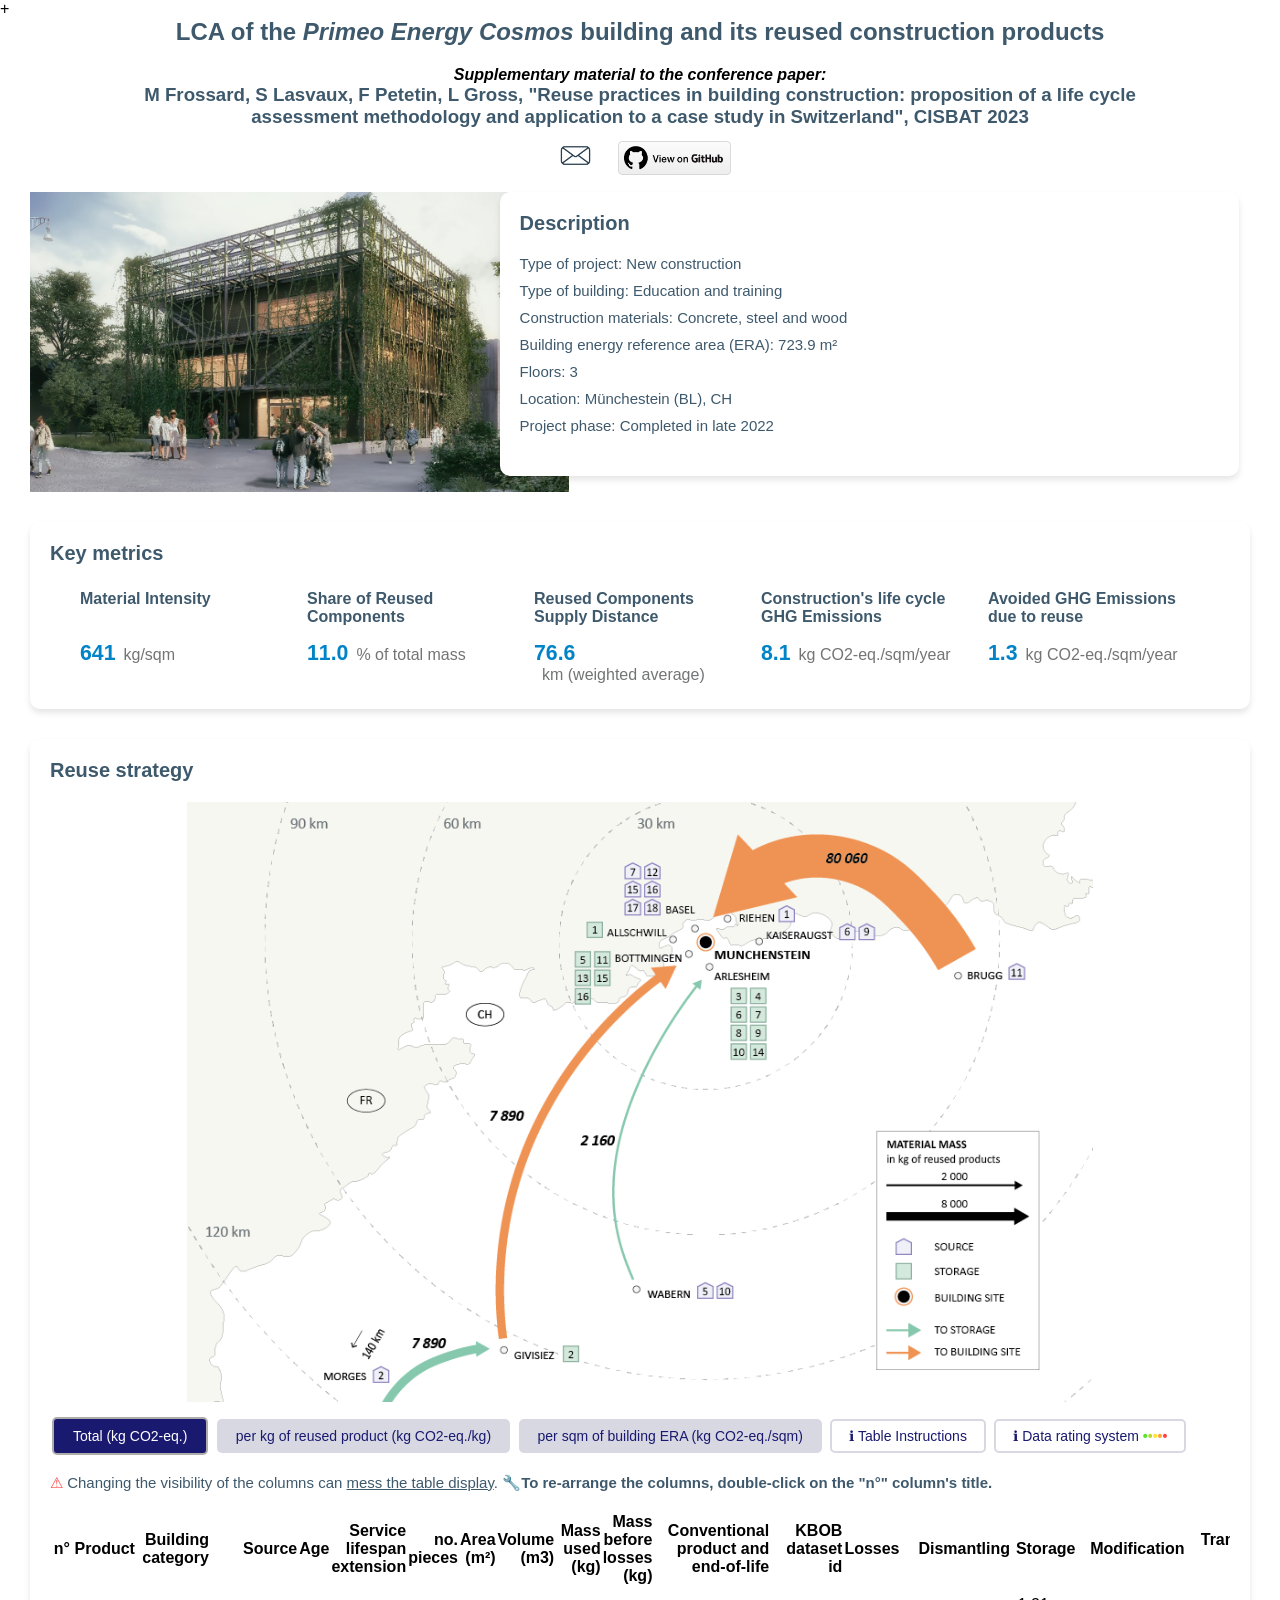
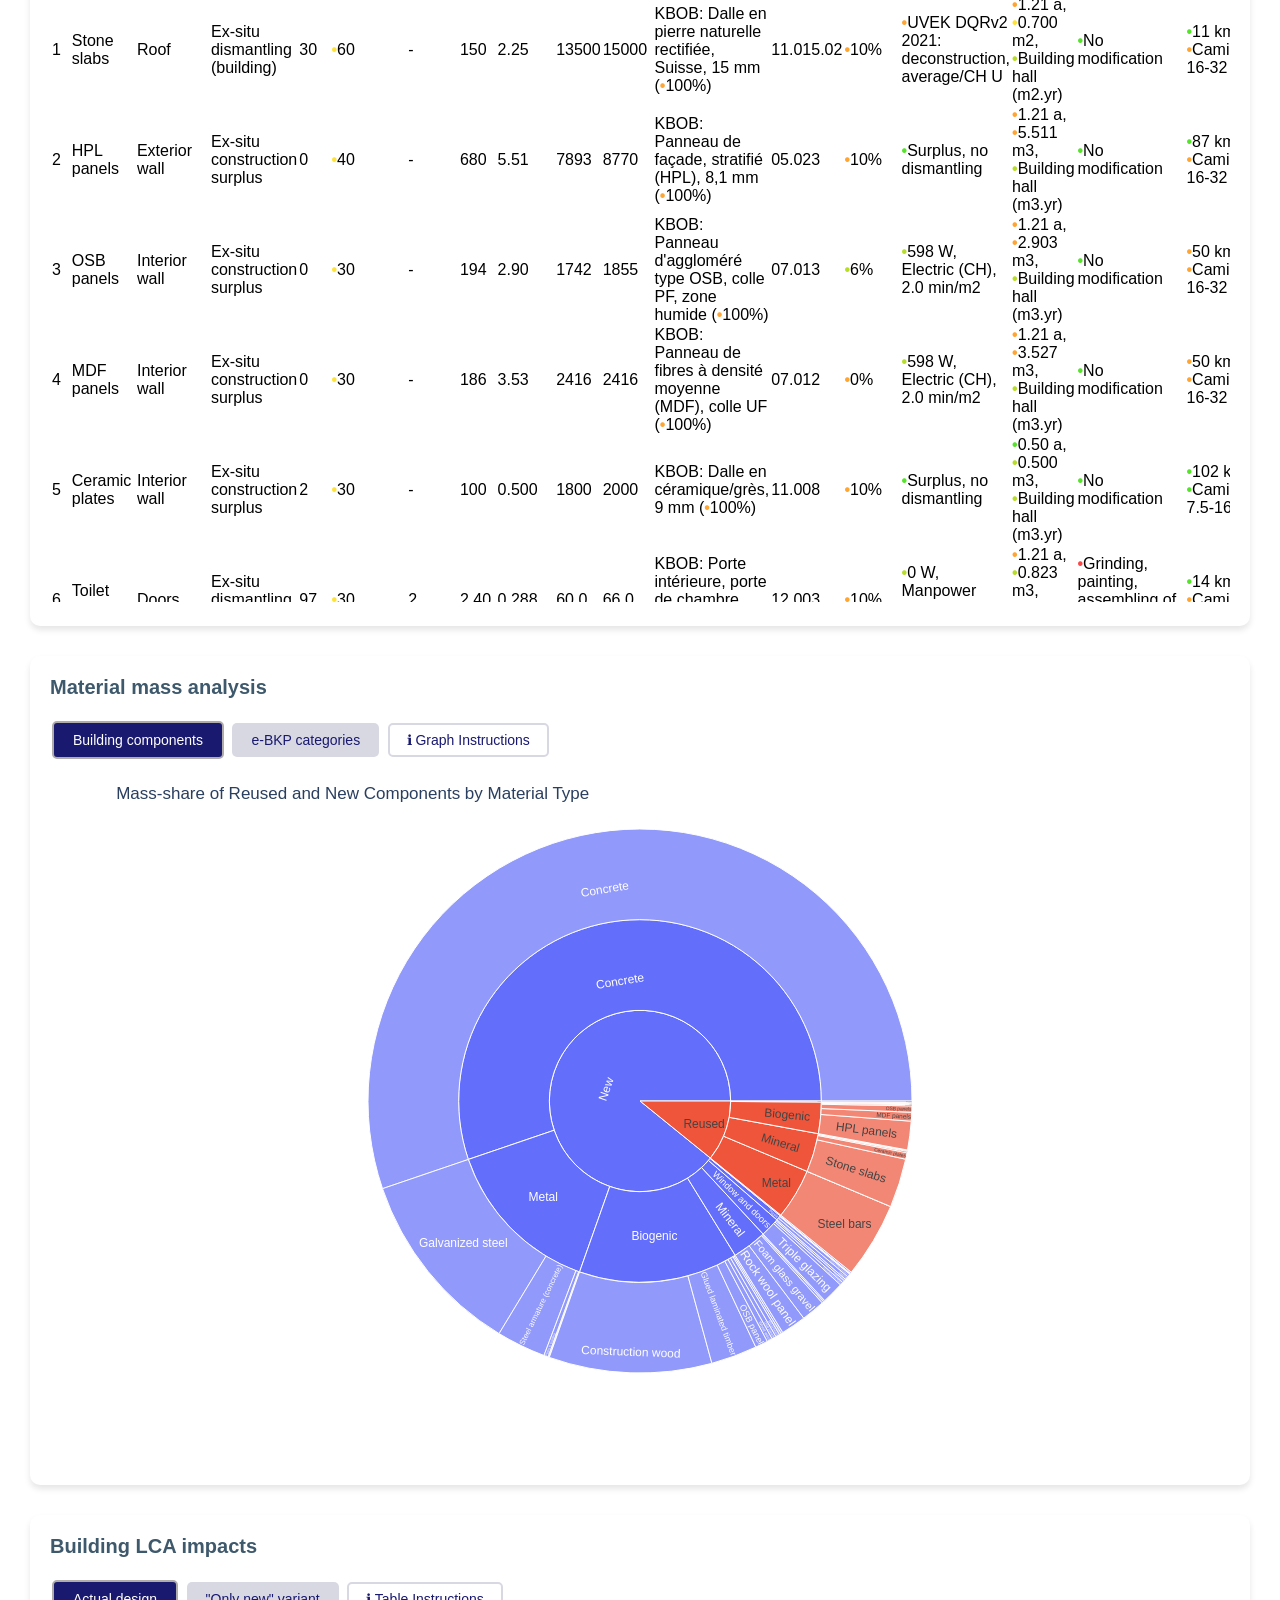
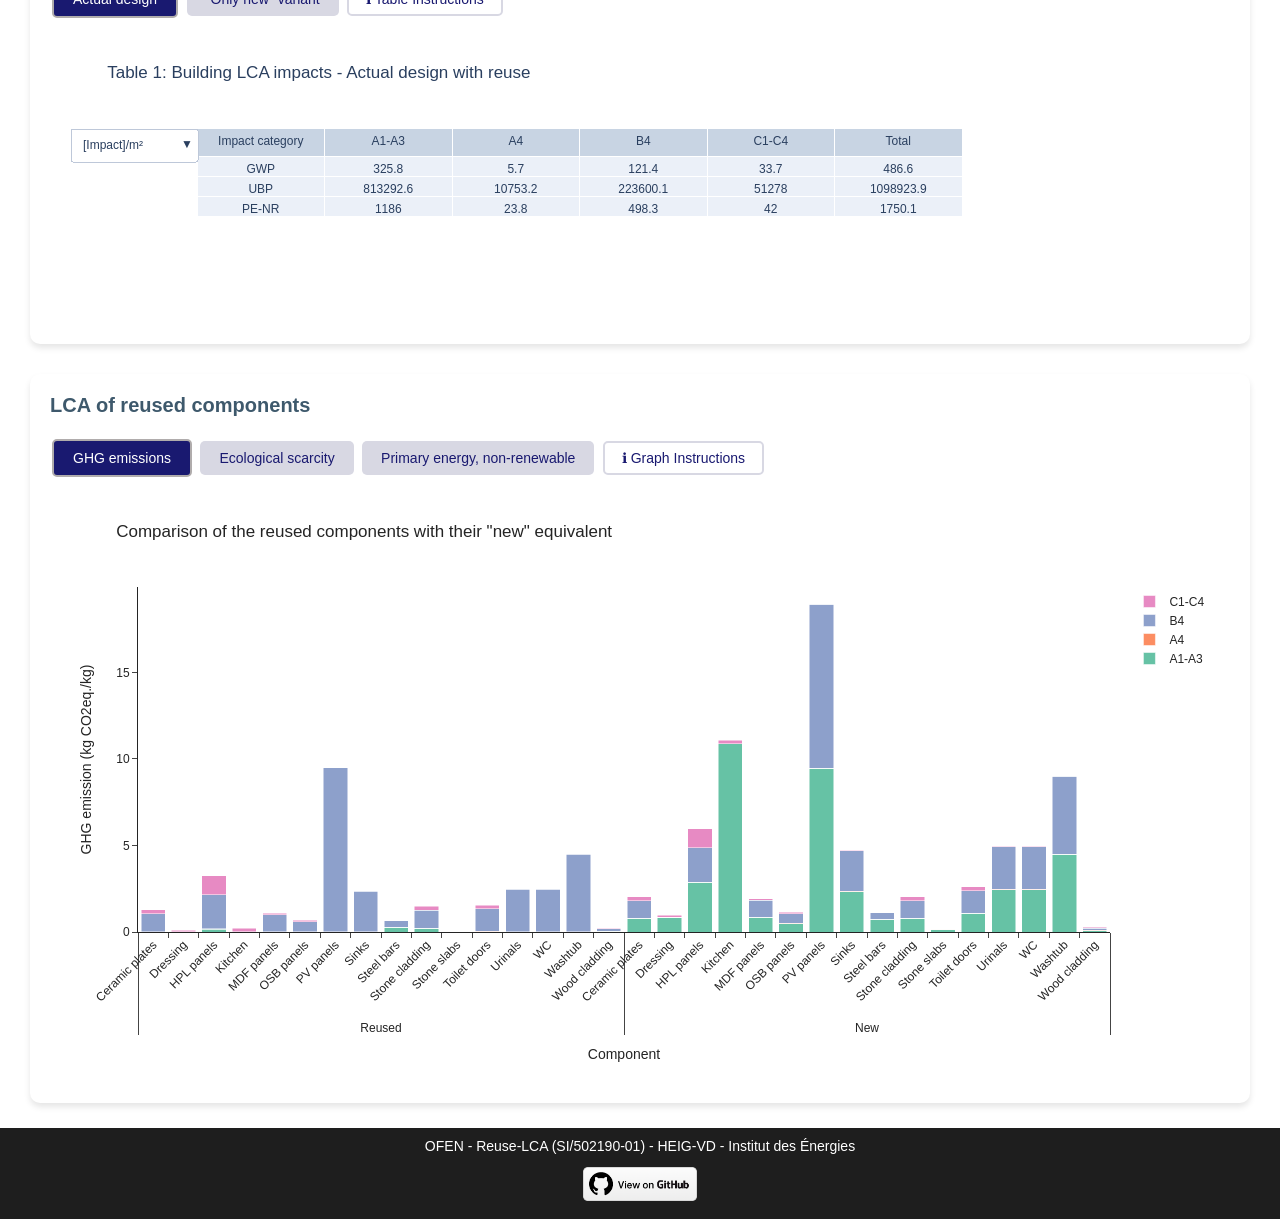
<file: index.html>
<!DOCTYPE html>
<html lang="en" xmlns="http://www.w3.org/1999/html">
<head>
    <meta charset="UTF-8">
    <title>ReuseLCA - Primeo Energy Cosmos case study</title>
    <link rel="stylesheet" href="style.css" type="text/css">+
    <link href="https://cdn.datatables.net/1.13.4/css/jquery.dataTables.min.css" rel="stylesheet"/>
    <link href="https://cdn.datatables.net/buttons/2.3.6/css/buttons.dataTables.min.css" rel="stylesheet"/>
    <link href="https://cdn.datatables.net/colreorder/1.6.2/css/colReorder.dataTables.min.css" rel="stylesheet"/>
    <link href="https://cdn.datatables.net/responsive/2.4.1/css/responsive.dataTables.min.css" rel="stylesheet"/>
</head>
<body>
<div style="margin: 0% 10% 0% 10%">
    <h2 style="text-align:center">LCA of the <i>Primeo Energy Cosmos</i> building and its reused construction products <br></h2>
    <h4 style="text-align:center"><i>Supplementary material to the conference paper:</i></h4>
    <h3 style="text-align:center">M Frossard, S Lasvaux, F Petetin, L Gross, "Reuse practices in building construction: proposition of a life cycle assessment methodology and application to a case study in Switzerland", CISBAT 2023 <br></h3>
    <div class="logo-container">
        <a style="text-align: center" href="mailto:mija.frossard@heig-vd.ch?subject=CISBAT%202023%20Supplementary%20Material%20on%20Github">
            <img src="pictures/mail-logo.jpg" alt="Email contact" height="55px">
        </a>
        <a style="text-align: center" href="https://github.com/LESBAT-HEIG-VD/reuse-lca-cisbat23">
            <img src=pictures/view_on_github.png height="50px" class="github-button" alt="Github repository">
        </a>
    </div>
</div>

<section class="description">
      <div style="text-align: center">
        <img src=pictures/faraday-photo.jpg height=300px alt="Building Photo">
      </div>
      <div class="card">
          <div class="card-content">
              <h2>Description</h2>
              <p>Type of project: New construction</p>
              <p>Type of building: Education and training</p>
              <p>Construction materials: Concrete, steel and wood</p>
              <p>Building energy reference area (ERA): 723.9 m²</p>
              <p>Floors: 3</p>
              <p>Location: Münchestein (BL), CH</p>
              <p>Project phase: Completed in late 2022</p>
          </div>
      </div>
  </section>
  <section>
      <div class="card">
          <div class="card-content">
              <h2>Key metrics</h2>

              <section class="key-numbers">
              <div>
                  <h3>Material Intensity</h3>
              </div>
              <div>
                  <h3>Share of Reused Components</h3>
              </div>
              <div>
                  <h3>Reused Components Supply Distance</h3>
              </div>
              <div>
                  <h3>Construction's life cycle GHG Emissions</h3>
              </div>
              <div>
                  <h3>Avoided GHG Emissions due to reuse</h3>
              </div>
              <div>
                  <p>641</p><span>kg/sqm</span>
              </div>
              <div>
                  <p>11.0</p><span>% of total mass</span>
              </div>
              <div>
                  <p>76.6</p><span>km (weighted average)</span>
              </div>
              <div>
                  <p>8.1</p><span>kg CO2-eq./sqm/year</span>
              </div>
              <div>
                  <p>1.3</p><span>kg CO2-eq./sqm/year</span>
              </div>
          </section>
          </div>
      </div>
  </section>
  <section class="reuse-strat">
      <div class="card">
          <div class="card-content">
              <h2>Reuse strategy</h2>
              <div>
                  <p style="text-align:center;"><img src=pictures/faraday-map.png alt="Reuse map" height="600"></p>
              </div>
              <div>
                  <button id="button_reuse_table_tot" onclick="loadHtml('html_tables/Faraday_cisbat_gwp_total.html', 'reuse_table'); setActiveButtons('button_reuse_table_tot','#button_reuse_table_tot, #button_reuse_table_kg, #button_reuse_table_sqm')">Total (kg CO2-eq.)</button>
                  <button id="button_reuse_table_kg" onclick="loadHtml('html_tables/Faraday_cisbat_gwp_per_kg.html', 'reuse_table'); setActiveButtons('button_reuse_table_kg','#button_reuse_table_tot, #button_reuse_table_kg, #button_reuse_table_sqm')">per kg of reused product (kg CO2-eq./kg)</button>
                  <button id="button_reuse_table_sqm" onclick="loadHtml('html_tables/Faraday_cisbat_gwp_per_sqm.html', 'reuse_table'); setActiveButtons('button_reuse_table_sqm','#button_reuse_table_tot, #button_reuse_table_kg, #button_reuse_table_sqm')">per sqm of building ERA (kg CO2-eq./sqm)</button>
                  <button id="button_info_reusetable" class="info-button" onclick="showModal('reusetableDialog')">&#8505; Table Instructions</button>
                  <button id="button_info_rating" class="info-button" onclick="showModal('ratingDialog')">&#8505; Data rating system <span style="color: #57e32c;" class="data-rating-dot">&bull;</span><span style="color: #b7dd29;" class="data-rating-dot">&bull;</b></span><span style="color: #ffe234;" class="data-rating-dot">&bull;</b></span><span style="color: #ffa534;" class="data-rating-dot">&bull;</b></span><span style="color: #ff4545;" class="data-rating-dot">&bull;</b></span></button>
                  <p><br><span style="color: #ff4545;">&#x26A0;</span> Changing the visibility of the columns can <u>mess the table display</u>. &#x1F527;<b>To re-arrange the columns, double-click on the "n°" column's title.</b></p>
              </div>
              <div>
                  <iframe id="reuse_table" width="100%" style="width: 100%; height: 700px; border: 0"></iframe>
              </div>
          </div>
      </div>
  </section>
  <section class="material-analysis">
      <div class="card">
          <div class="card-content">
              <h2>Material mass analysis</h2>
                  <div>
                      <button id="button_mat_component" onclick="loadHtml('\html_figures\\Faraday_material_sunburst.html', 'material_sunburst'); setActiveButtons('button_mat_component', '#button_mat_component, #button_mat_ebkp')">Building components</button>
                      <button id="button_mat_ebkp" onclick="loadHtml('\html_figures\\Faraday_material_sunburst_ebkp.html', 'material_sunburst'); setActiveButtons('button_mat_ebkp', '#button_mat_component, #button_mat_ebkp')">e-BKP categories</button>
                      <button id="button_info_material" class="info-button" onclick="showModal('materialDialog')">&#8505; Graph Instructions</button>
                  </div>
                  <div>
                      <iframe id="material_sunburst"  src=\html_figures\\Faraday_material_sunburst.html style="width: 100%; height: 700px; border: 0">  </iframe>
                  </div>
          </div>
      </div>
  </section>
  <section class="building-impacts">
      <div class="card">
          <div class="card-content">
              <h2>Building LCA impacts</h2>
              <div>
                  <button id="button_1_ad" onclick="loadHtml('\html_figures\\Faraday_impacts_table.html', 'building-lca'); setActiveButtons('button_1_ad', '#button_1_ad, #button_1_nv')">Actual design</button>
                  <button id="button_1_nv" onclick="loadHtml('\html_figures\\Faraday_impacts_table_new.html', 'building-lca'); setActiveButtons('button_1_nv', '#button_1_ad, #button_1_nv')">"Only new" variant</button>
                  <button id="button_info_building_impacts" class="info-button" onclick="showModal('buildingImpactsDialog')">&#8505; Table Instructions</button>
              </div>
              <div>
                  <iframe id="building-lca" style="width: 1000px; height: 300px; border: 0">  </iframe>
              </div>
          </div>
      </div>
  </section>
  <section class="components-impacts">
      <div class="card">
          <div class="card-content">
              <h2>LCA of reused components</h2>
              <div>
                  <button id="button_comparison_gwp" onclick="loadHtml('html_figures/Faraday_GWP__reused_comp_bar.html', 'bar_comparison'); setActiveButtons('button_comparison_gwp','#button_comparison_gwp, #button_comparison_ubp, #button_comparison_penr')">GHG emissions</button>
                  <button id="button_comparison_ubp" onclick="loadHtml('html_figures/Faraday_UBP__reused_comp_bar.html', 'bar_comparison'); setActiveButtons('button_comparison_ubp','#button_comparison_gwp, #button_comparison_ubp, #button_comparison_penr')">Ecological scarcity</button>
                  <button id="button_comparison_penr" onclick="loadHtml('html_figures/Faraday_PE-NR__reused_comp_bar.html', 'bar_comparison'); setActiveButtons('button_comparison_penr','#button_comparison_gwp, #button_comparison_ubp, #button_comparison_penr')">Primary energy, non-renewable</button>
                  <button id="button_info_reuse_impacts" class="info-button" onclick="showModal('reuseImpactsDialog')">&#8505; Graph Instructions</button>
              </div>
              <div>
                  <iframe id="bar_comparison" width="100%" style="width: 100%; height: 600px; border: 0">  </iframe>
              </div>
          </div>
      </div>
  </section>
  <footer>
      <p>OFEN - Reuse-LCA (SI/502190-01) - HEIG-VD - Institut des Énergies</p>
      <div class="logo-container">
          <a style="text-align: center" href="https://github.com/LESBAT-HEIG-VD/reuse-lca-cisbat23">
              <img src=pictures/view_on_github.png height="50px" class="github-button" alt="Github repository">
          </a>
        </div>
  </footer>
  <dialog class=custom-dialog id="reusetableDialog">
      <p>The table describes the reused products, their supply-chain activities and the associated GHG emissions.<br></p>
      <p><b><u>Select a set of columns</u> by clicking on the buttons with the '&#128269;' icon.</b></p>
      <p><b><u>Click on</u> the <img src="pictures/plus_button.png" height="22"> button to show the missing columns' values.</b></p>
    <form method="dialog">
      <button>OK</button>
    </form>
  </dialog>

  <dialog class=custom-dialog id="ratingDialog">
    <p>LCA data quality are evaluated in terms of degree of confidence in their representativeness and appropriateness. Data quality is rated with colored dots:</p>
    <p><span style="color: #57e32c;" class="data-rating-dot">&bull;</span> <b>Very good</b> : project-specific & product-specific data</p>
    <p><span style="color: #b7dd29;" class="data-rating-dot">&bull;</span> <b>Good</b> : data is a good estimate but may come from a different project or product</p>
    <p><span style="color: #ffe234;" class="data-rating-dot">&bull;</span> <b>Average</b> : data is an expert jugement or hypothesis based on partial knowledge of the reality</p>
    <p><span style="color: #ffa534;" class="data-rating-dot">&bull;</span> <b>Poor</b> : data is generic, default data from external source or hypothesis</p>
    <p><span style="color: #ff4545;" class="data-rating-dot">&bull;</span> <b>Unavailable</b> : no LCA data is used or available, hence calculation is not performed</p>
    <form method="dialog">
      <button>OK</button>
    </form>
  </dialog>
  <dialog class=custom-dialog id="materialDialog">
      <p>Material mass analysis graph shows the mass shares of material groups and products in the total mass of the building. <br></p>
      <p><b><u>Hover with the pointer and click</u> on the materials groups and products to show their respective mass share (%).</b></p>
    <form method="dialog">
      <button>OK</button>
    </form>
  </dialog>
  <dialog class=custom-dialog id="buildingImpactsDialog">
      <p>Building LCA impacts are show in the table for each KBOB's impact indicators:</p>
<!--      <p>GWP: the global warming potential from GHG emissions. The unit is <b>kg CO2-eq.</b></p>-->
<!--      <p>UBP: Ecological Scarcity (2021) is an indicator that expresses global environmental effects over many impacts-->
<!--          categories (global warming, eutrophication, particulate matter, etc.) that are weighted according to Swiss environmental policy.-->
<!--          The unit is <b>UBP</b>.</p>-->
<!--      <p>PE-NR: the non-renewable primary energy, or "embodied energy", consumed in processes and materials. The unit is <b>kWh</b>.</p>-->
      <p>The columns are the building life cycle modules according to EN 15804 and EN 15978.</p>
      <p><b><u>Select</u> the unit of the LCA impacts expressed either by <u>sqm ERA of building</u> or <u>by sqm ERA of building and by year of building's lifetime</u> (60 years)</b></p>
    <form method="dialog">
      <button>OK</button>
    </form>
  </dialog>
  <dialog class=custom-dialog id="reuseImpactsDialog">
      <p>This graph shows the impact per kg of product of the selected LCA indicator for the reused products (left) and
          their new equivalent production (right). New materials effectively used in the building are not shown.<br></p>
      <p><b><u>Interact with the graph</u></b> by clicking on the labels in the legend (i.e. A1-A3, A4, B4, C1-C4) and by zooming
      on the desired portion of the graph.</p>
    <form method="dialog">
      <button>OK</button>
    </form>
  </dialog>

  <script>
      function loadHtml(url, id) {
        document.getElementById(id).src = url;
      }

      function setActiveButtons(buttonId, selector) {
        // Remove the "active" class from all buttons
        var buttons = document.querySelectorAll(selector);
        for (var i = 0; i < buttons.length; i++) {
          buttons[i].classList.remove("active");
        }
        // Add the "active" class to the clicked button
        var button = document.getElementById(buttonId);
        button.classList.add("active");
      }

      function showModal(buttonId) {
        // console.log("Activated");
        document.getElementById(buttonId).showModal();
        setActiveButtons();
      }

      // Load the default page when the page first loads
      window.onload = function() {
        loadHtml('\html_figures\\Faraday_impacts_table.html', 'building-lca');
        setActiveButtons("button_1_ad", "#button_1_ad, #button_1_nv");
        loadHtml('\html_figures\\Faraday_material_sunburst.html', 'material_sunburst');
        setActiveButtons('button_mat_component', '#button_mat_component, #button_mat_ebkp');
        loadHtml('\html_figures\\Faraday_GWP__reused_comp_bar.html', 'bar_comparison');
        setActiveButtons('button_comparison_gwp', '#button_comparison_gwp, #button_comparison_ubp, #button_comparison_penr')
        loadHtml('html_tables/Faraday_cisbat_gwp_total.html', 'reuse_table');
        setActiveButtons('button_reuse_table_tot','#button_reuse_table_tot, #button_reuse_table_kg, #button_reuse_table_sqm')
      }

      function range(start, end) {
        return Array.apply(0, Array(end - 1))
                .map((element, index) => index + start);
      }

      function pushArray(arr, arr2) {
        arr.push.apply(arr, arr2);
      };
  </script>
  <script src="https://code.jquery.com/jquery-3.6.0.min.js"></script>
  <script src="https://cdn.datatables.net/1.13.4/css/jquery.dataTables.min.css"></script>
  <script src="https://cdn.datatables.net/buttons/2.3.6/css/buttons.dataTables.min.css"></script>
  <script src="https://cdn.datatables.net/1.13.4/js/jquery.dataTables.min.js"></script>
  <script src="https://cdn.datatables.net/buttons/2.3.6/js/dataTables.buttons.min.js"></script>
  <script src="https://cdn.datatables.net/buttons/2.3.6/js/buttons.colVis.min.js"></script>
  <script src="https://cdn.datatables.net/buttons/2.3.6/js/buttons.html5.min.js"></script>
  <script src="https://cdn.datatables.net/colreorder/1.6.2/js/dataTables.colReorder.min.js"></script>
  <script src="https://cdn.datatables.net/responsive/2.4.1/js/dataTables.responsive.min.js"></script>
</body>



</html>
</file>
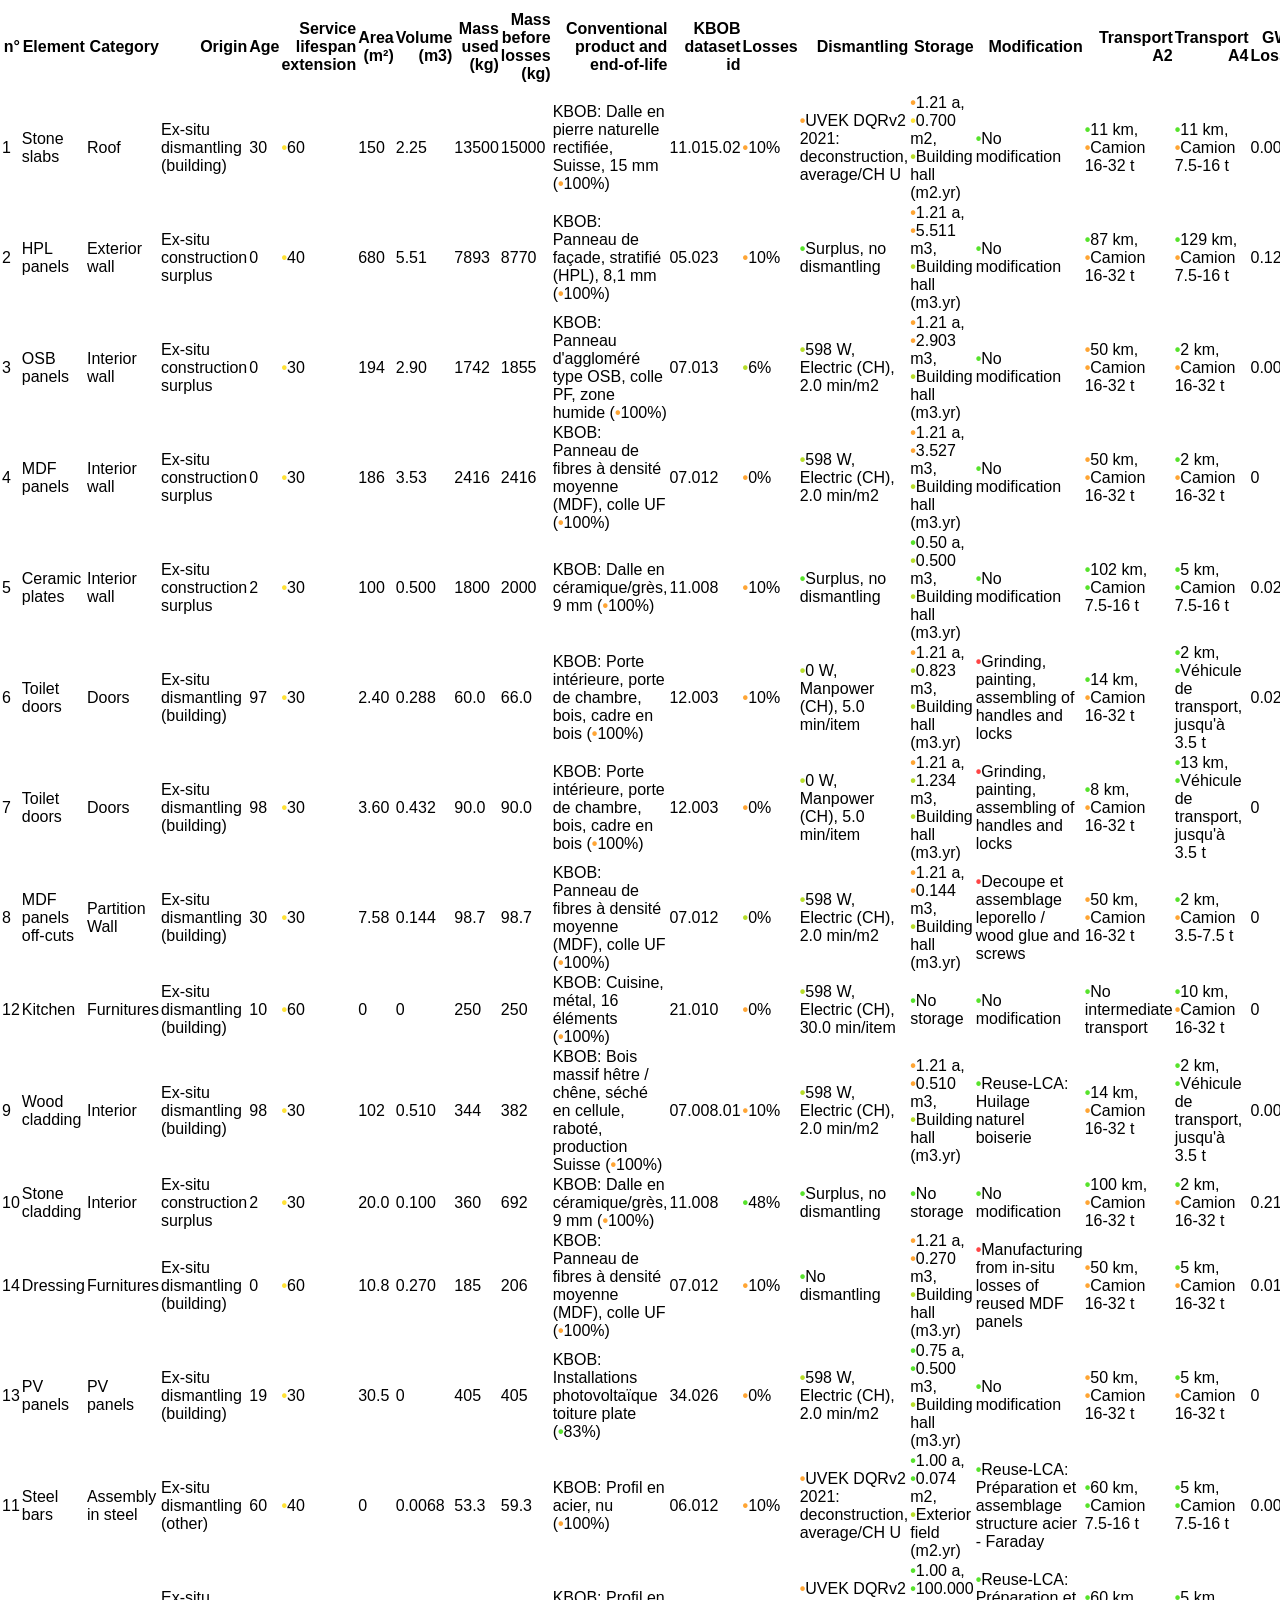
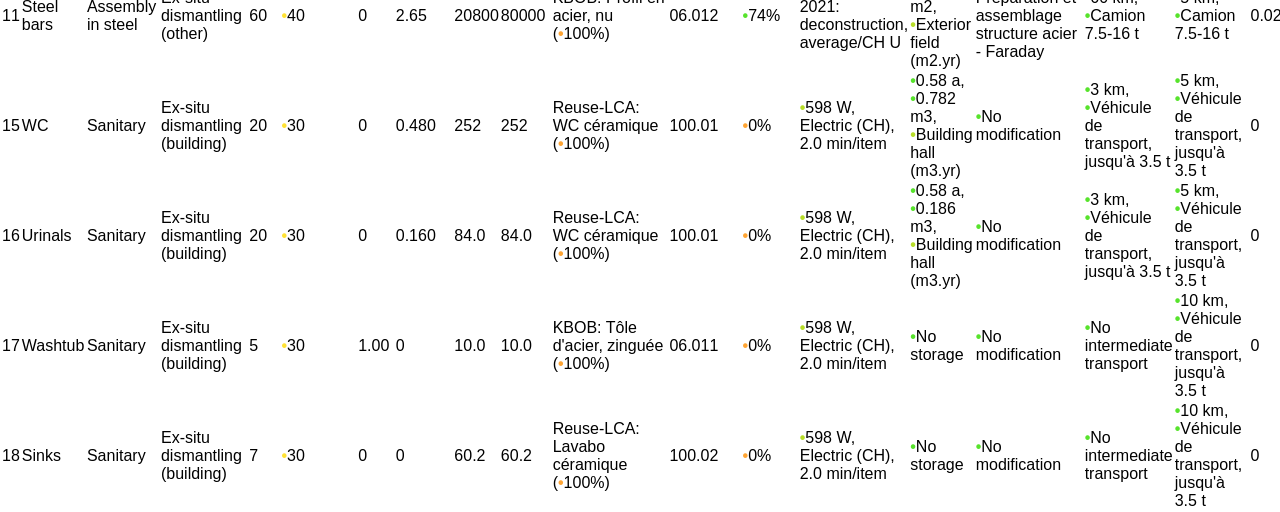
<file: Faraday_cisbat_gwp_per_kg.html>
<!DOCTYPE html>
<html lang="en">
<head>
    <meta charset="UTF-8">
    <title>ReuseLCA - Primeo Energy Cosmos case study</title>
    <link rel="stylesheet" href="style.css" type="text/css">
    <link href="https://cdn.datatables.net/1.13.4/css/jquery.dataTables.min.css" rel="stylesheet"/>
    <link href="https://cdn.datatables.net/buttons/2.3.6/css/buttons.dataTables.min.css" rel="stylesheet"/>
    <link href="https://cdn.datatables.net/colreorder/1.6.2/css/colReorder.dataTables.min.css" rel="stylesheet"/>
    <link href="https://cdn.datatables.net/responsive/2.4.1/css/responsive.dataTables.min.css" rel="stylesheet"/>
</head>
<table class="display" id="myTable">
  <thead>
    <tr style="text-align: right;">
      <th>n°</th>
      <th>Element</th>
      <th>Category</th>
      <th>Origin</th>
      <th>Age</th>
      <th>Service lifespan extension</th>
      <th>Area (m²)</th>
      <th>Volume (m3)</th>
      <th>Mass used (kg)</th>
      <th>Mass before losses (kg)</th>
      <th>Conventional product and end-of-life</th>
      <th>KBOB dataset id</th>
      <th>Losses</th>
      <th>Dismantling</th>
      <th>Storage</th>
      <th>Modification</th>
      <th>Transport A2</th>
      <th>Transport A4</th>
      <th>GWP: Losses</th>
      <th>GWP: Dismantling</th>
      <th>GWP: Storage</th>
      <th>GWP: Modification</th>
      <th>GWP: Transport A2</th>
      <th>GWP: Transport A4</th>
      <th>GWP: Total A1-A4</th>
      <th>GWP: Conventional equivalent A1-A4</th>
      <th>GWP: Avoided, production</th>
      <th>GWP: Avoided, waste treatment</th>
      <th>GWP: Avoided, total</th>
      <th>GWP: difference in production (%)</th>
    </tr>
  </thead>
  <tbody>
    <tr>
      <td>1</td>
      <td>Stone slabs</td>
      <td>Roof</td>
      <td>Ex-situ dismantling (building)</td>
      <td>30</td>
      <td><span style="color: #ffe234;" class="data-rating-dot"><b>&bull;</b></span>60</td>
      <td>150</td>
      <td>2.25</td>
      <td>13500</td>
      <td>15000</td>
      <td>KBOB: Dalle en pierre naturelle rectifiée, Suisse, 15 mm (<span style="color: #ffa534;" class="data-rating-dot"><b>&bull;</b></span>100%)</td>
      <td>11.015.02</td>
      <td><span style="color: #ffa534;" class="data-rating-dot"><b>&bull;</b></span>10%</td>
      <td><span style="color: #ffa534;" class="data-rating-dot"><b>&bull;</b></span>UVEK DQRv2 2021: deconstruction, average/CH U</td>
      <td><span style="color: #ffa534;" class="data-rating-dot"><b>&bull;</b></span>1.21 a, <span style="color: #ffe234;" class="data-rating-dot"><b>&bull;</b></span>0.700 m2, <span style="color: #b7dd29;" class="data-rating-dot"><b>&bull;</b></span>Building hall (m2.yr)</td>
      <td><span style="color: #57e32c;" class="data-rating-dot"><b>&bull;</b></span>No modification</td>
      <td><span style="color: #57e32c;" class="data-rating-dot"><b>&bull;</b></span>11 km, <span style="color: #ffa534;" class="data-rating-dot"><b>&bull;</b></span>Camion 16-32 t</td>
      <td><span style="color: #57e32c;" class="data-rating-dot"><b>&bull;</b></span>11 km, <span style="color: #ffa534;" class="data-rating-dot"><b>&bull;</b></span>Camion 7.5-16 t</td>
      <td>0.0006</td>
      <td>0.0074</td>
      <td>0.0002</td>
      <td>0</td>
      <td>0.0023</td>
      <td>0.0025</td>
      <td>0.013</td>
      <td>0.152</td>
      <td>-0.133</td>
      <td>-0.0058</td>
      <td>-0.139</td>
      <td>-91%</td>
    </tr>
    <tr>
      <td>2</td>
      <td>HPL panels</td>
      <td>Exterior wall</td>
      <td>Ex-situ construction surplus</td>
      <td>0</td>
      <td><span style="color: #ffe234;" class="data-rating-dot"><b>&bull;</b></span>40</td>
      <td>680</td>
      <td>5.51</td>
      <td>7893</td>
      <td>8770</td>
      <td>KBOB: Panneau de façade, stratifié (HPL), 8,1 mm (<span style="color: #ffa534;" class="data-rating-dot"><b>&bull;</b></span>100%)</td>
      <td>05.023</td>
      <td><span style="color: #ffa534;" class="data-rating-dot"><b>&bull;</b></span>10%</td>
      <td><span style="color: #57e32c;" class="data-rating-dot"><b>&bull;</b></span>Surplus, no dismantling</td>
      <td><span style="color: #ffa534;" class="data-rating-dot"><b>&bull;</b></span>1.21 a, <span style="color: #ffa534;" class="data-rating-dot"><b>&bull;</b></span>5.511 m3, <span style="color: #b7dd29;" class="data-rating-dot"><b>&bull;</b></span>Building hall (m3.yr)</td>
      <td><span style="color: #57e32c;" class="data-rating-dot"><b>&bull;</b></span>No modification</td>
      <td><span style="color: #57e32c;" class="data-rating-dot"><b>&bull;</b></span>87 km, <span style="color: #ffa534;" class="data-rating-dot"><b>&bull;</b></span>Camion 16-32 t</td>
      <td><span style="color: #57e32c;" class="data-rating-dot"><b>&bull;</b></span>129 km, <span style="color: #ffa534;" class="data-rating-dot"><b>&bull;</b></span>Camion 7.5-16 t</td>
      <td>0.121</td>
      <td>0</td>
      <td>0.0014</td>
      <td>0</td>
      <td>0.018</td>
      <td>0.030</td>
      <td>0.170</td>
      <td>2.89</td>
      <td>-2.74</td>
      <td>-1.09</td>
      <td>-3.83</td>
      <td>-94%</td>
    </tr>
    <tr>
      <td>3</td>
      <td>OSB panels</td>
      <td>Interior wall</td>
      <td>Ex-situ construction surplus</td>
      <td>0</td>
      <td><span style="color: #ffe234;" class="data-rating-dot"><b>&bull;</b></span>30</td>
      <td>194</td>
      <td>2.90</td>
      <td>1742</td>
      <td>1855</td>
      <td>KBOB: Panneau d'aggloméré type OSB, colle PF, zone humide (<span style="color: #ffa534;" class="data-rating-dot"><b>&bull;</b></span>100%)</td>
      <td>07.013</td>
      <td><span style="color: #b7dd29;" class="data-rating-dot"><b>&bull;</b></span>6%</td>
      <td><span style="color: #b7dd29;" class="data-rating-dot"><b>&bull;</b></span>598 W, Electric (CH), 2.0 min/m2</td>
      <td><span style="color: #ffa534;" class="data-rating-dot"><b>&bull;</b></span>1.21 a, <span style="color: #ffa534;" class="data-rating-dot"><b>&bull;</b></span>2.903 m3, <span style="color: #b7dd29;" class="data-rating-dot"><b>&bull;</b></span>Building hall (m3.yr)</td>
      <td><span style="color: #57e32c;" class="data-rating-dot"><b>&bull;</b></span>No modification</td>
      <td><span style="color: #ffa534;" class="data-rating-dot"><b>&bull;</b></span>50 km, <span style="color: #ffa534;" class="data-rating-dot"><b>&bull;</b></span>Camion 16-32 t</td>
      <td><span style="color: #57e32c;" class="data-rating-dot"><b>&bull;</b></span>2 km, <span style="color: #ffa534;" class="data-rating-dot"><b>&bull;</b></span>Camion 16-32 t</td>
      <td>0.0052</td>
      <td>0.0003</td>
      <td>0.0034</td>
      <td>0</td>
      <td>0.0097</td>
      <td>0.0004</td>
      <td>0.019</td>
      <td>0.494</td>
      <td>-0.466</td>
      <td>-0.080</td>
      <td>-0.546</td>
      <td>-96%</td>
    </tr>
    <tr>
      <td>4</td>
      <td>MDF panels</td>
      <td>Interior wall</td>
      <td>Ex-situ construction surplus</td>
      <td>0</td>
      <td><span style="color: #ffe234;" class="data-rating-dot"><b>&bull;</b></span>30</td>
      <td>186</td>
      <td>3.53</td>
      <td>2416</td>
      <td>2416</td>
      <td>KBOB: Panneau de fibres à densité moyenne (MDF), colle UF (<span style="color: #ffa534;" class="data-rating-dot"><b>&bull;</b></span>100%)</td>
      <td>07.012</td>
      <td><span style="color: #ffa534;" class="data-rating-dot"><b>&bull;</b></span>0%</td>
      <td><span style="color: #b7dd29;" class="data-rating-dot"><b>&bull;</b></span>598 W, Electric (CH), 2.0 min/m2</td>
      <td><span style="color: #ffa534;" class="data-rating-dot"><b>&bull;</b></span>1.21 a, <span style="color: #ffa534;" class="data-rating-dot"><b>&bull;</b></span>3.527 m3, <span style="color: #b7dd29;" class="data-rating-dot"><b>&bull;</b></span>Building hall (m3.yr)</td>
      <td><span style="color: #57e32c;" class="data-rating-dot"><b>&bull;</b></span>No modification</td>
      <td><span style="color: #ffa534;" class="data-rating-dot"><b>&bull;</b></span>50 km, <span style="color: #ffa534;" class="data-rating-dot"><b>&bull;</b></span>Camion 16-32 t</td>
      <td><span style="color: #57e32c;" class="data-rating-dot"><b>&bull;</b></span>2 km, <span style="color: #ffa534;" class="data-rating-dot"><b>&bull;</b></span>Camion 16-32 t</td>
      <td>0</td>
      <td>0.0002</td>
      <td>0.0030</td>
      <td>0</td>
      <td>0.0092</td>
      <td>0.0004</td>
      <td>0.013</td>
      <td>0.865</td>
      <td>-0.844</td>
      <td>-0.100</td>
      <td>-0.944</td>
      <td>-98%</td>
    </tr>
    <tr>
      <td>5</td>
      <td>Ceramic plates</td>
      <td>Interior wall</td>
      <td>Ex-situ construction surplus</td>
      <td>2</td>
      <td><span style="color: #ffe234;" class="data-rating-dot"><b>&bull;</b></span>30</td>
      <td>100</td>
      <td>0.500</td>
      <td>1800</td>
      <td>2000</td>
      <td>KBOB: Dalle en céramique/grès, 9 mm (<span style="color: #ffa534;" class="data-rating-dot"><b>&bull;</b></span>100%)</td>
      <td>11.008</td>
      <td><span style="color: #ffa534;" class="data-rating-dot"><b>&bull;</b></span>10%</td>
      <td><span style="color: #57e32c;" class="data-rating-dot"><b>&bull;</b></span>Surplus, no dismantling</td>
      <td><span style="color: #57e32c;" class="data-rating-dot"><b>&bull;</b></span>0.50 a, <span style="color: #b7dd29;" class="data-rating-dot"><b>&bull;</b></span>0.500 m3, <span style="color: #b7dd29;" class="data-rating-dot"><b>&bull;</b></span>Building hall (m3.yr)</td>
      <td><span style="color: #57e32c;" class="data-rating-dot"><b>&bull;</b></span>No modification</td>
      <td><span style="color: #57e32c;" class="data-rating-dot"><b>&bull;</b></span>102 km, <span style="color: #57e32c;" class="data-rating-dot"><b>&bull;</b></span>Camion 7.5-16 t</td>
      <td><span style="color: #57e32c;" class="data-rating-dot"><b>&bull;</b></span>5 km, <span style="color: #57e32c;" class="data-rating-dot"><b>&bull;</b></span>Camion 7.5-16 t</td>
      <td>0.026</td>
      <td>0</td>
      <td>0.0002</td>
      <td>0</td>
      <td>0.026</td>
      <td>0.0012</td>
      <td>0.053</td>
      <td>0.792</td>
      <td>-0.731</td>
      <td>-0.231</td>
      <td>-0.962</td>
      <td>-93%</td>
    </tr>
    <tr>
      <td>6</td>
      <td>Toilet doors</td>
      <td>Doors</td>
      <td>Ex-situ dismantling (building)</td>
      <td>97</td>
      <td><span style="color: #ffe234;" class="data-rating-dot"><b>&bull;</b></span>30</td>
      <td>2.40</td>
      <td>0.288</td>
      <td>60.0</td>
      <td>66.0</td>
      <td>KBOB: Porte intérieure, porte de chambre, bois, cadre en bois (<span style="color: #ffa534;" class="data-rating-dot"><b>&bull;</b></span>100%)</td>
      <td>12.003</td>
      <td><span style="color: #ffa534;" class="data-rating-dot"><b>&bull;</b></span>10%</td>
      <td><span style="color: #b7dd29;" class="data-rating-dot"><b>&bull;</b></span>0 W, Manpower (CH), 5.0 min/item</td>
      <td><span style="color: #ffa534;" class="data-rating-dot"><b>&bull;</b></span>1.21 a, <span style="color: #b7dd29;" class="data-rating-dot"><b>&bull;</b></span>0.823 m3, <span style="color: #b7dd29;" class="data-rating-dot"><b>&bull;</b></span>Building hall (m3.yr)</td>
      <td><span style="color: #ff4545;" class="data-rating-dot"><b>&bull;</b></span>Grinding, painting, assembling of handles and locks</td>
      <td><span style="color: #57e32c;" class="data-rating-dot"><b>&bull;</b></span>14 km, <span style="color: #ffa534;" class="data-rating-dot"><b>&bull;</b></span>Camion 16-32 t</td>
      <td><span style="color: #57e32c;" class="data-rating-dot"><b>&bull;</b></span>2 km, <span style="color: #57e32c;" class="data-rating-dot"><b>&bull;</b></span>Véhicule de transport, jusqu'à 3.5 t</td>
      <td>0.024</td>
      <td>0</td>
      <td>0.028</td>
      <td>0</td>
      <td>0.0028</td>
      <td>0.0035</td>
      <td>0.059</td>
      <td>1.09</td>
      <td>-1.02</td>
      <td>-0.216</td>
      <td>-1.24</td>
      <td>-95%</td>
    </tr>
    <tr>
      <td>7</td>
      <td>Toilet doors</td>
      <td>Doors</td>
      <td>Ex-situ dismantling (building)</td>
      <td>98</td>
      <td><span style="color: #ffe234;" class="data-rating-dot"><b>&bull;</b></span>30</td>
      <td>3.60</td>
      <td>0.432</td>
      <td>90.0</td>
      <td>90.0</td>
      <td>KBOB: Porte intérieure, porte de chambre, bois, cadre en bois (<span style="color: #ffa534;" class="data-rating-dot"><b>&bull;</b></span>100%)</td>
      <td>12.003</td>
      <td><span style="color: #ffa534;" class="data-rating-dot"><b>&bull;</b></span>0%</td>
      <td><span style="color: #b7dd29;" class="data-rating-dot"><b>&bull;</b></span>0 W, Manpower (CH), 5.0 min/item</td>
      <td><span style="color: #ffa534;" class="data-rating-dot"><b>&bull;</b></span>1.21 a, <span style="color: #b7dd29;" class="data-rating-dot"><b>&bull;</b></span>1.234 m3, <span style="color: #b7dd29;" class="data-rating-dot"><b>&bull;</b></span>Building hall (m3.yr)</td>
      <td><span style="color: #ff4545;" class="data-rating-dot"><b>&bull;</b></span>Grinding, painting, assembling of handles and locks</td>
      <td><span style="color: #57e32c;" class="data-rating-dot"><b>&bull;</b></span>8 km, <span style="color: #ffa534;" class="data-rating-dot"><b>&bull;</b></span>Camion 16-32 t</td>
      <td><span style="color: #57e32c;" class="data-rating-dot"><b>&bull;</b></span>13 km, <span style="color: #57e32c;" class="data-rating-dot"><b>&bull;</b></span>Véhicule de transport, jusqu'à 3.5 t</td>
      <td>0</td>
      <td>0</td>
      <td>0.028</td>
      <td>0</td>
      <td>0.0015</td>
      <td>0.023</td>
      <td>0.053</td>
      <td>1.09</td>
      <td>-1.05</td>
      <td>-0.216</td>
      <td>-1.27</td>
      <td>-95%</td>
    </tr>
    <tr>
      <td>8</td>
      <td>MDF panels off-cuts</td>
      <td>Partition Wall</td>
      <td>Ex-situ dismantling (building)</td>
      <td>30</td>
      <td><span style="color: #ffe234;" class="data-rating-dot"><b>&bull;</b></span>30</td>
      <td>7.58</td>
      <td>0.144</td>
      <td>98.7</td>
      <td>98.7</td>
      <td>KBOB: Panneau de fibres à densité moyenne (MDF), colle UF (<span style="color: #ffa534;" class="data-rating-dot"><b>&bull;</b></span>100%)</td>
      <td>07.012</td>
      <td><span style="color: #b7dd29;" class="data-rating-dot"><b>&bull;</b></span>0%</td>
      <td><span style="color: #b7dd29;" class="data-rating-dot"><b>&bull;</b></span>598 W, Electric (CH), 2.0 min/m2</td>
      <td><span style="color: #ffa534;" class="data-rating-dot"><b>&bull;</b></span>1.21 a, <span style="color: #ffa534;" class="data-rating-dot"><b>&bull;</b></span>0.144 m3, <span style="color: #b7dd29;" class="data-rating-dot"><b>&bull;</b></span>Building hall (m3.yr)</td>
      <td><span style="color: #ff4545;" class="data-rating-dot"><b>&bull;</b></span>Decoupe et assemblage leporello / wood glue and screws</td>
      <td><span style="color: #ffa534;" class="data-rating-dot"><b>&bull;</b></span>50 km, <span style="color: #ffa534;" class="data-rating-dot"><b>&bull;</b></span>Camion 16-32 t</td>
      <td><span style="color: #57e32c;" class="data-rating-dot"><b>&bull;</b></span>2 km, <span style="color: #ffa534;" class="data-rating-dot"><b>&bull;</b></span>Camion 3.5-7.5 t</td>
      <td>0</td>
      <td>0.0002</td>
      <td>0.0030</td>
      <td>0</td>
      <td>0.0092</td>
      <td>0.0011</td>
      <td>0.013</td>
      <td>0.865</td>
      <td>-0.844</td>
      <td>-0.100</td>
      <td>-0.944</td>
      <td>-98%</td>
    </tr>
    <tr>
      <td>12</td>
      <td>Kitchen</td>
      <td>Furnitures</td>
      <td>Ex-situ dismantling (building)</td>
      <td>10</td>
      <td><span style="color: #ffe234;" class="data-rating-dot"><b>&bull;</b></span>60</td>
      <td>0</td>
      <td>0</td>
      <td>250</td>
      <td>250</td>
      <td>KBOB: Cuisine, métal, 16 éléments (<span style="color: #ffa534;" class="data-rating-dot"><b>&bull;</b></span>100%)</td>
      <td>21.010</td>
      <td><span style="color: #ffa534;" class="data-rating-dot"><b>&bull;</b></span>0%</td>
      <td><span style="color: #b7dd29;" class="data-rating-dot"><b>&bull;</b></span>598 W, Electric (CH), 30.0 min/item</td>
      <td><span style="color: #57e32c;" class="data-rating-dot"><b>&bull;</b></span>No storage</td>
      <td><span style="color: #57e32c;" class="data-rating-dot"><b>&bull;</b></span>No modification</td>
      <td><span style="color: #57e32c;" class="data-rating-dot"><b>&bull;</b></span>No intermediate transport</td>
      <td><span style="color: #57e32c;" class="data-rating-dot"><b>&bull;</b></span>10 km, <span style="color: #ffa534;" class="data-rating-dot"><b>&bull;</b></span>Camion 16-32 t</td>
      <td>0</td>
      <td>0.0001</td>
      <td>0</td>
      <td>0</td>
      <td>0</td>
      <td>0.0018</td>
      <td>0.0019</td>
      <td>10.9</td>
      <td>-10.9</td>
      <td>-0.204</td>
      <td>-11.1</td>
      <td>-100%</td>
    </tr>
    <tr>
      <td>9</td>
      <td>Wood cladding</td>
      <td>Interior</td>
      <td>Ex-situ dismantling (building)</td>
      <td>98</td>
      <td><span style="color: #ffe234;" class="data-rating-dot"><b>&bull;</b></span>30</td>
      <td>102</td>
      <td>0.510</td>
      <td>344</td>
      <td>382</td>
      <td>KBOB: Bois massif hêtre / chêne, séché en cellule, raboté, production Suisse (<span style="color: #ffa534;" class="data-rating-dot"><b>&bull;</b></span>100%)</td>
      <td>07.008.01</td>
      <td><span style="color: #ffa534;" class="data-rating-dot"><b>&bull;</b></span>10%</td>
      <td><span style="color: #b7dd29;" class="data-rating-dot"><b>&bull;</b></span>598 W, Electric (CH), 2.0 min/m2</td>
      <td><span style="color: #ffa534;" class="data-rating-dot"><b>&bull;</b></span>1.21 a, <span style="color: #ffa534;" class="data-rating-dot"><b>&bull;</b></span>0.510 m3, <span style="color: #b7dd29;" class="data-rating-dot"><b>&bull;</b></span>Building hall (m3.yr)</td>
      <td><span style="color: #57e32c;" class="data-rating-dot"><b>&bull;</b></span>Reuse-LCA: Huilage naturel boiserie</td>
      <td><span style="color: #57e32c;" class="data-rating-dot"><b>&bull;</b></span>14 km, <span style="color: #ffa534;" class="data-rating-dot"><b>&bull;</b></span>Camion 16-32 t</td>
      <td><span style="color: #57e32c;" class="data-rating-dot"><b>&bull;</b></span>2 km, <span style="color: #57e32c;" class="data-rating-dot"><b>&bull;</b></span>Véhicule de transport, jusqu'à 3.5 t</td>
      <td>0.0044</td>
      <td>0.0007</td>
      <td>0.0030</td>
      <td>0.044</td>
      <td>0.0028</td>
      <td>0.0035</td>
      <td>0.059</td>
      <td>0.093</td>
      <td>-0.028</td>
      <td>-0.039</td>
      <td>-0.068</td>
      <td>-36%</td>
    </tr>
    <tr>
      <td>10</td>
      <td>Stone cladding</td>
      <td>Interior</td>
      <td>Ex-situ construction surplus</td>
      <td>2</td>
      <td><span style="color: #ffe234;" class="data-rating-dot"><b>&bull;</b></span>30</td>
      <td>20.0</td>
      <td>0.100</td>
      <td>360</td>
      <td>692</td>
      <td>KBOB: Dalle en céramique/grès, 9 mm (<span style="color: #ffa534;" class="data-rating-dot"><b>&bull;</b></span>100%)</td>
      <td>11.008</td>
      <td><span style="color: #57e32c;" class="data-rating-dot"><b>&bull;</b></span>48%</td>
      <td><span style="color: #57e32c;" class="data-rating-dot"><b>&bull;</b></span>Surplus, no dismantling</td>
      <td><span style="color: #57e32c;" class="data-rating-dot"><b>&bull;</b></span>No storage</td>
      <td><span style="color: #57e32c;" class="data-rating-dot"><b>&bull;</b></span>No modification</td>
      <td><span style="color: #57e32c;" class="data-rating-dot"><b>&bull;</b></span>100 km, <span style="color: #ffa534;" class="data-rating-dot"><b>&bull;</b></span>Camion 16-32 t</td>
      <td><span style="color: #57e32c;" class="data-rating-dot"><b>&bull;</b></span>2 km, <span style="color: #ffa534;" class="data-rating-dot"><b>&bull;</b></span>Camion 16-32 t</td>
      <td>0.213</td>
      <td>0</td>
      <td>0</td>
      <td>0</td>
      <td>0.035</td>
      <td>0.0004</td>
      <td>0.248</td>
      <td>0.792</td>
      <td>-0.535</td>
      <td>-0.231</td>
      <td>-0.766</td>
      <td>-69%</td>
    </tr>
    <tr>
      <td>14</td>
      <td>Dressing</td>
      <td>Furnitures</td>
      <td>Ex-situ dismantling (building)</td>
      <td>0</td>
      <td><span style="color: #ffe234;" class="data-rating-dot"><b>&bull;</b></span>60</td>
      <td>10.8</td>
      <td>0.270</td>
      <td>185</td>
      <td>206</td>
      <td>KBOB: Panneau de fibres à densité moyenne (MDF), colle UF (<span style="color: #ffa534;" class="data-rating-dot"><b>&bull;</b></span>100%)</td>
      <td>07.012</td>
      <td><span style="color: #ffa534;" class="data-rating-dot"><b>&bull;</b></span>10%</td>
      <td><span style="color: #57e32c;" class="data-rating-dot"><b>&bull;</b></span>No dismantling</td>
      <td><span style="color: #ffa534;" class="data-rating-dot"><b>&bull;</b></span>1.21 a, <span style="color: #ffa534;" class="data-rating-dot"><b>&bull;</b></span>0.270 m3, <span style="color: #b7dd29;" class="data-rating-dot"><b>&bull;</b></span>Building hall (m3.yr)</td>
      <td><span style="color: #ff4545;" class="data-rating-dot"><b>&bull;</b></span>Manufacturing from in-situ losses of reused MDF panels</td>
      <td><span style="color: #ffa534;" class="data-rating-dot"><b>&bull;</b></span>50 km, <span style="color: #ffa534;" class="data-rating-dot"><b>&bull;</b></span>Camion 16-32 t</td>
      <td><span style="color: #57e32c;" class="data-rating-dot"><b>&bull;</b></span>5 km, <span style="color: #ffa534;" class="data-rating-dot"><b>&bull;</b></span>Camion 16-32 t</td>
      <td>0.011</td>
      <td>0</td>
      <td>0.0030</td>
      <td>0</td>
      <td>0.010</td>
      <td>0.0009</td>
      <td>0.025</td>
      <td>0.865</td>
      <td>-0.832</td>
      <td>-0.100</td>
      <td>-0.932</td>
      <td>-97%</td>
    </tr>
    <tr>
      <td>13</td>
      <td>PV panels</td>
      <td>PV panels</td>
      <td>Ex-situ dismantling (building)</td>
      <td>19</td>
      <td><span style="color: #ffe234;" class="data-rating-dot"><b>&bull;</b></span>30</td>
      <td>30.5</td>
      <td>0</td>
      <td>405</td>
      <td>405</td>
      <td>KBOB: Installations photovoltaïque toiture plate (<span style="color: #57e32c;" class="data-rating-dot"><b>&bull;</b></span>83%)</td>
      <td>34.026</td>
      <td><span style="color: #ffa534;" class="data-rating-dot"><b>&bull;</b></span>0%</td>
      <td><span style="color: #b7dd29;" class="data-rating-dot"><b>&bull;</b></span>598 W, Electric (CH), 2.0 min/m2</td>
      <td><span style="color: #57e32c;" class="data-rating-dot"><b>&bull;</b></span>0.75 a, <span style="color: #57e32c;" class="data-rating-dot"><b>&bull;</b></span>0.500 m3, <span style="color: #b7dd29;" class="data-rating-dot"><b>&bull;</b></span>Building hall (m3.yr)</td>
      <td><span style="color: #57e32c;" class="data-rating-dot"><b>&bull;</b></span>No modification</td>
      <td><span style="color: #ffa534;" class="data-rating-dot"><b>&bull;</b></span>50 km, <span style="color: #ffa534;" class="data-rating-dot"><b>&bull;</b></span>Camion 16-32 t</td>
      <td><span style="color: #57e32c;" class="data-rating-dot"><b>&bull;</b></span>5 km, <span style="color: #ffa534;" class="data-rating-dot"><b>&bull;</b></span>Camion 16-32 t</td>
      <td>0</td>
      <td>0.0002</td>
      <td>0.0016</td>
      <td>0</td>
      <td>0.0091</td>
      <td>0.0009</td>
      <td>0.012</td>
      <td>9.47</td>
      <td>-7.84</td>
      <td>0</td>
      <td>-7.84</td>
      <td>-100%</td>
    </tr>
    <tr>
      <td>11</td>
      <td>Steel bars</td>
      <td>Assembly in steel</td>
      <td>Ex-situ dismantling (other)</td>
      <td>60</td>
      <td><span style="color: #ffe234;" class="data-rating-dot"><b>&bull;</b></span>40</td>
      <td>0</td>
      <td>0.0068</td>
      <td>53.3</td>
      <td>59.3</td>
      <td>KBOB: Profil en acier, nu (<span style="color: #ffa534;" class="data-rating-dot"><b>&bull;</b></span>100%)</td>
      <td>06.012</td>
      <td><span style="color: #ffa534;" class="data-rating-dot"><b>&bull;</b></span>10%</td>
      <td><span style="color: #ffa534;" class="data-rating-dot"><b>&bull;</b></span>UVEK DQRv2 2021: deconstruction, average/CH U</td>
      <td><span style="color: #57e32c;" class="data-rating-dot"><b>&bull;</b></span>1.00 a, <span style="color: #57e32c;" class="data-rating-dot"><b>&bull;</b></span>0.074 m2, <span style="color: #b7dd29;" class="data-rating-dot"><b>&bull;</b></span>Exterior field (m2.yr)</td>
      <td><span style="color: #57e32c;" class="data-rating-dot"><b>&bull;</b></span>Reuse-LCA: Préparation et assemblage structure acier - Faraday</td>
      <td><span style="color: #57e32c;" class="data-rating-dot"><b>&bull;</b></span>60 km, <span style="color: #57e32c;" class="data-rating-dot"><b>&bull;</b></span>Camion 7.5-16 t</td>
      <td><span style="color: #57e32c;" class="data-rating-dot"><b>&bull;</b></span>5 km, <span style="color: #57e32c;" class="data-rating-dot"><b>&bull;</b></span>Camion 7.5-16 t</td>
      <td>0.0008</td>
      <td>0.0074</td>
      <td>0</td>
      <td>0.174</td>
      <td>0.015</td>
      <td>0.0012</td>
      <td>0.199</td>
      <td>0.740</td>
      <td>-0.533</td>
      <td>-0.0070</td>
      <td>-0.540</td>
      <td>-73%</td>
    </tr>
    <tr>
      <td>11</td>
      <td>Steel bars</td>
      <td>Assembly in steel</td>
      <td>Ex-situ dismantling (other)</td>
      <td>60</td>
      <td><span style="color: #ffe234;" class="data-rating-dot"><b>&bull;</b></span>40</td>
      <td>0</td>
      <td>2.65</td>
      <td>20800</td>
      <td>80000</td>
      <td>KBOB: Profil en acier, nu (<span style="color: #ffa534;" class="data-rating-dot"><b>&bull;</b></span>100%)</td>
      <td>06.012</td>
      <td><span style="color: #57e32c;" class="data-rating-dot"><b>&bull;</b></span>74%</td>
      <td><span style="color: #ffa534;" class="data-rating-dot"><b>&bull;</b></span>UVEK DQRv2 2021: deconstruction, average/CH U</td>
      <td><span style="color: #57e32c;" class="data-rating-dot"><b>&bull;</b></span>1.00 a, <span style="color: #57e32c;" class="data-rating-dot"><b>&bull;</b></span>100.000 m2, <span style="color: #b7dd29;" class="data-rating-dot"><b>&bull;</b></span>Exterior field (m2.yr)</td>
      <td><span style="color: #57e32c;" class="data-rating-dot"><b>&bull;</b></span>Reuse-LCA: Préparation et assemblage structure acier - Faraday</td>
      <td><span style="color: #57e32c;" class="data-rating-dot"><b>&bull;</b></span>60 km, <span style="color: #57e32c;" class="data-rating-dot"><b>&bull;</b></span>Camion 7.5-16 t</td>
      <td><span style="color: #57e32c;" class="data-rating-dot"><b>&bull;</b></span>5 km, <span style="color: #57e32c;" class="data-rating-dot"><b>&bull;</b></span>Camion 7.5-16 t</td>
      <td>0.020</td>
      <td>0.026</td>
      <td>0</td>
      <td>0.174</td>
      <td>0.054</td>
      <td>0.0012</td>
      <td>0.274</td>
      <td>0.740</td>
      <td>-0.458</td>
      <td>-0.0070</td>
      <td>-0.465</td>
      <td>-63%</td>
    </tr>
    <tr>
      <td>15</td>
      <td>WC</td>
      <td>Sanitary</td>
      <td>Ex-situ dismantling (building)</td>
      <td>20</td>
      <td><span style="color: #ffe234;" class="data-rating-dot"><b>&bull;</b></span>30</td>
      <td>0</td>
      <td>0.480</td>
      <td>252</td>
      <td>252</td>
      <td>Reuse-LCA: WC céramique (<span style="color: #ffa534;" class="data-rating-dot"><b>&bull;</b></span>100%)</td>
      <td>100.01</td>
      <td><span style="color: #ffa534;" class="data-rating-dot"><b>&bull;</b></span>0%</td>
      <td><span style="color: #b7dd29;" class="data-rating-dot"><b>&bull;</b></span>598 W, Electric (CH), 2.0 min/item</td>
      <td><span style="color: #57e32c;" class="data-rating-dot"><b>&bull;</b></span>0.58 a, <span style="color: #57e32c;" class="data-rating-dot"><b>&bull;</b></span>0.782 m3, <span style="color: #b7dd29;" class="data-rating-dot"><b>&bull;</b></span>Building hall (m3.yr)</td>
      <td><span style="color: #57e32c;" class="data-rating-dot"><b>&bull;</b></span>No modification</td>
      <td><span style="color: #57e32c;" class="data-rating-dot"><b>&bull;</b></span>3 km, <span style="color: #57e32c;" class="data-rating-dot"><b>&bull;</b></span>Véhicule de transport, jusqu'à 3.5 t</td>
      <td><span style="color: #57e32c;" class="data-rating-dot"><b>&bull;</b></span>5 km, <span style="color: #57e32c;" class="data-rating-dot"><b>&bull;</b></span>Véhicule de transport, jusqu'à 3.5 t</td>
      <td>0</td>
      <td>0.0001</td>
      <td>0.0031</td>
      <td>0</td>
      <td>0.0065</td>
      <td>0.0089</td>
      <td>0.019</td>
      <td>2.46</td>
      <td>-2.44</td>
      <td>-0.014</td>
      <td>-2.46</td>
      <td>-99%</td>
    </tr>
    <tr>
      <td>16</td>
      <td>Urinals</td>
      <td>Sanitary</td>
      <td>Ex-situ dismantling (building)</td>
      <td>20</td>
      <td><span style="color: #ffe234;" class="data-rating-dot"><b>&bull;</b></span>30</td>
      <td>0</td>
      <td>0.160</td>
      <td>84.0</td>
      <td>84.0</td>
      <td>Reuse-LCA: WC céramique (<span style="color: #ffa534;" class="data-rating-dot"><b>&bull;</b></span>100%)</td>
      <td>100.01</td>
      <td><span style="color: #ffa534;" class="data-rating-dot"><b>&bull;</b></span>0%</td>
      <td><span style="color: #b7dd29;" class="data-rating-dot"><b>&bull;</b></span>598 W, Electric (CH), 2.0 min/item</td>
      <td><span style="color: #57e32c;" class="data-rating-dot"><b>&bull;</b></span>0.58 a, <span style="color: #57e32c;" class="data-rating-dot"><b>&bull;</b></span>0.186 m3, <span style="color: #b7dd29;" class="data-rating-dot"><b>&bull;</b></span>Building hall (m3.yr)</td>
      <td><span style="color: #57e32c;" class="data-rating-dot"><b>&bull;</b></span>No modification</td>
      <td><span style="color: #57e32c;" class="data-rating-dot"><b>&bull;</b></span>3 km, <span style="color: #57e32c;" class="data-rating-dot"><b>&bull;</b></span>Véhicule de transport, jusqu'à 3.5 t</td>
      <td><span style="color: #57e32c;" class="data-rating-dot"><b>&bull;</b></span>5 km, <span style="color: #57e32c;" class="data-rating-dot"><b>&bull;</b></span>Véhicule de transport, jusqu'à 3.5 t</td>
      <td>0</td>
      <td>0.0001</td>
      <td>0.0022</td>
      <td>0</td>
      <td>0.0065</td>
      <td>0.0089</td>
      <td>0.018</td>
      <td>2.46</td>
      <td>-2.44</td>
      <td>-0.014</td>
      <td>-2.46</td>
      <td>-99%</td>
    </tr>
    <tr>
      <td>17</td>
      <td>Washtub</td>
      <td>Sanitary</td>
      <td>Ex-situ dismantling (building)</td>
      <td>5</td>
      <td><span style="color: #ffe234;" class="data-rating-dot"><b>&bull;</b></span>30</td>
      <td>1.00</td>
      <td>0</td>
      <td>10.0</td>
      <td>10.0</td>
      <td>KBOB: Tôle d'acier, zinguée (<span style="color: #ffa534;" class="data-rating-dot"><b>&bull;</b></span>100%)</td>
      <td>06.011</td>
      <td><span style="color: #ffa534;" class="data-rating-dot"><b>&bull;</b></span>0%</td>
      <td><span style="color: #b7dd29;" class="data-rating-dot"><b>&bull;</b></span>598 W, Electric (CH), 2.0 min/item</td>
      <td><span style="color: #57e32c;" class="data-rating-dot"><b>&bull;</b></span>No storage</td>
      <td><span style="color: #57e32c;" class="data-rating-dot"><b>&bull;</b></span>No modification</td>
      <td><span style="color: #57e32c;" class="data-rating-dot"><b>&bull;</b></span>No intermediate transport</td>
      <td><span style="color: #57e32c;" class="data-rating-dot"><b>&bull;</b></span>10 km, <span style="color: #57e32c;" class="data-rating-dot"><b>&bull;</b></span>Véhicule de transport, jusqu'à 3.5 t</td>
      <td>0</td>
      <td>0.0002</td>
      <td>0</td>
      <td>0</td>
      <td>0</td>
      <td>0.017</td>
      <td>0.018</td>
      <td>4.50</td>
      <td>-4.49</td>
      <td>-0.0070</td>
      <td>-4.50</td>
      <td>-100%</td>
    </tr>
    <tr>
      <td>18</td>
      <td>Sinks</td>
      <td>Sanitary</td>
      <td>Ex-situ dismantling (building)</td>
      <td>7</td>
      <td><span style="color: #ffe234;" class="data-rating-dot"><b>&bull;</b></span>30</td>
      <td>0</td>
      <td>0</td>
      <td>60.2</td>
      <td>60.2</td>
      <td>Reuse-LCA: Lavabo céramique (<span style="color: #ffa534;" class="data-rating-dot"><b>&bull;</b></span>100%)</td>
      <td>100.02</td>
      <td><span style="color: #ffa534;" class="data-rating-dot"><b>&bull;</b></span>0%</td>
      <td><span style="color: #b7dd29;" class="data-rating-dot"><b>&bull;</b></span>598 W, Electric (CH), 2.0 min/item</td>
      <td><span style="color: #57e32c;" class="data-rating-dot"><b>&bull;</b></span>No storage</td>
      <td><span style="color: #57e32c;" class="data-rating-dot"><b>&bull;</b></span>No modification</td>
      <td><span style="color: #57e32c;" class="data-rating-dot"><b>&bull;</b></span>No intermediate transport</td>
      <td><span style="color: #57e32c;" class="data-rating-dot"><b>&bull;</b></span>10 km, <span style="color: #57e32c;" class="data-rating-dot"><b>&bull;</b></span>Véhicule de transport, jusqu'à 3.5 t</td>
      <td>0</td>
      <td>0.0001</td>
      <td>0</td>
      <td>0</td>
      <td>0</td>
      <td>0.017</td>
      <td>0.017</td>
      <td>2.35</td>
      <td>-2.34</td>
      <td>-0.013</td>
      <td>-2.35</td>
      <td>-99%</td>
    </tr>
  </tbody>
</table>
<script src="https://code.jquery.com/jquery-3.6.0.min.js"></script>
<script src="https://cdn.datatables.net/1.13.4/css/jquery.dataTables.min.css"></script>
<script src="https://cdn.datatables.net/buttons/2.3.6/css/buttons.dataTables.min.css"></script>
<script src="https://cdn.datatables.net/1.13.4/js/jquery.dataTables.min.js"></script>
<script src="https://cdn.datatables.net/buttons/2.3.6/js/dataTables.buttons.min.js"></script>
<script src="https://cdn.datatables.net/buttons/2.3.6/js/buttons.colVis.min.js"></script>
<script src="https://cdn.datatables.net/buttons/2.3.6/js/buttons.html5.min.js"></script>
<script src="https://cdn.datatables.net/colreorder/1.6.2/js/dataTables.colReorder.min.js"></script>
<script src="https://cdn.datatables.net/responsive/2.4.1/js/dataTables.responsive.min.js"></script>
<script>
    $(document).ready(function() {
      $('#myTable').DataTable({
    // DataTables configuration options
        responsive: true,
        scrollY: '500px',
        "autoWidth": true,
        // fixedColumns: {
        // left: 2
        // },
        // scrollX: true,
        // scrollCollapse: true,
        dom: 'Bfrtip',
        buttons: [
                {
                  attr: {
                    class: 'info-button'
                  },
                  extend: 'colvis',
                  collectionLayout: 'fixed columns',
                  collectionTitle: 'Column visibility control',
                  text: '&#128269; Column visibility'
                },
                {
                  attr: {
                    class: 'info-button'
                  },
                extend: 'colvisGroup',
                text: '&#128269; Show all',
                show: ':hidden'
                },
            {
                  attr: {
                    class: 'info-button'
                  },
                extend: 'colvisGroup',
                text: '&#128269; Supply-chain',
                show: [0,1,3,8,10,12,13,14,15,16,17],
                hide: [2,4,5,6,7,9,11,18,19,20,21,22,23,24,25,26,27,28,29]
            },
            {
                  attr: {
                    class: 'info-button'
                  },
                extend: 'colvisGroup',
                text: "&#128269; Product's GHG emissions",
                show: [0,1,3,8,10,12,18,19,20,21,22,23,24,25,29],
                hide: [2,4,5,6,7,9,11,13,14,15,16,17,26,27,28]
            },
            {
                  attr: {
                    class: 'info-button'
                  },
                extend: 'colvisGroup',
                text: '&#128269; Avoided GHG emissions',
                show: [0,1,3,5,8,10,12,24,25,26,27,28],
                hide: [2,4,6,7,9,11,13,14,15,16,17,18,19,20,21,22,23,29]
            },
            {
                  attr: {
                    class: 'info-button'
                  },
                extend: 'copy',
              text:'&#128203; Copy'
            },
            {
                  attr: {
                    class: 'info-button'
                  },
                extend: 'csv',
                text: '&#128229; Download CSV',
            },
            ]
      });
    });
</script>
</file>
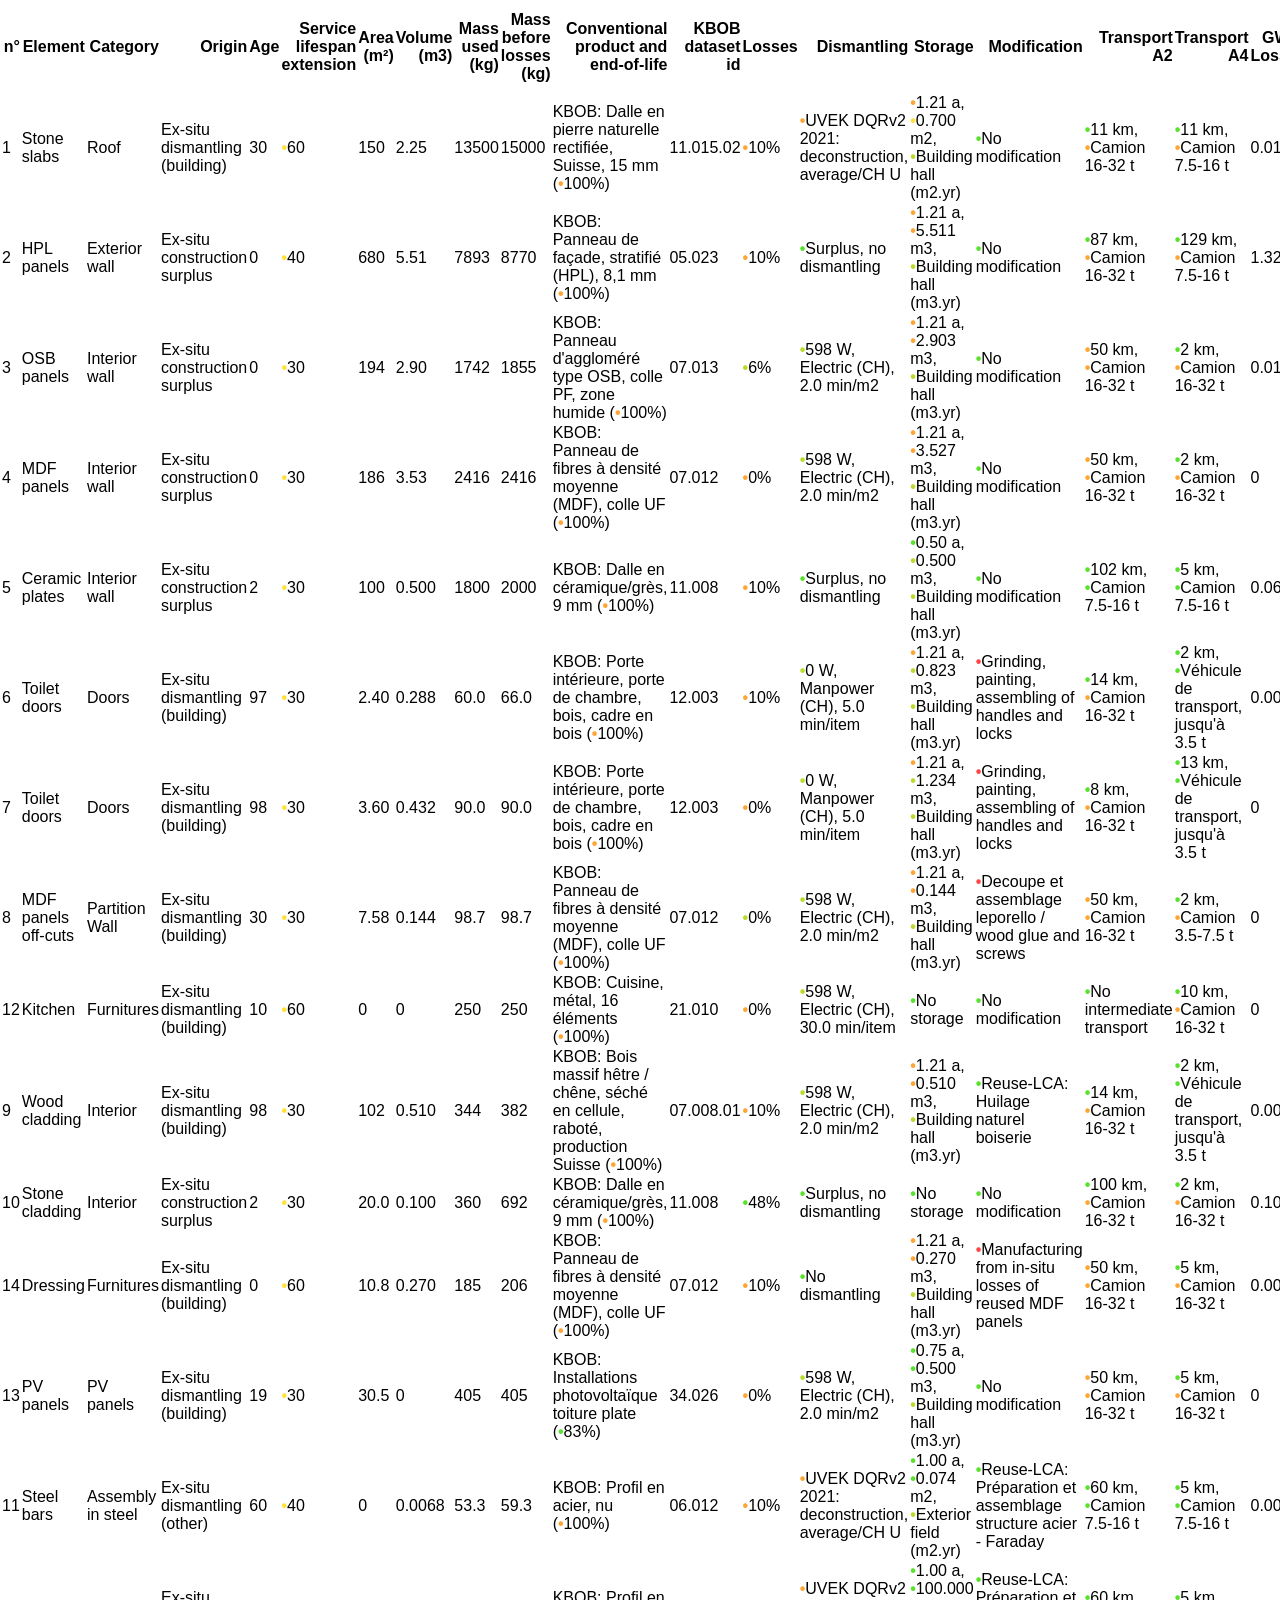
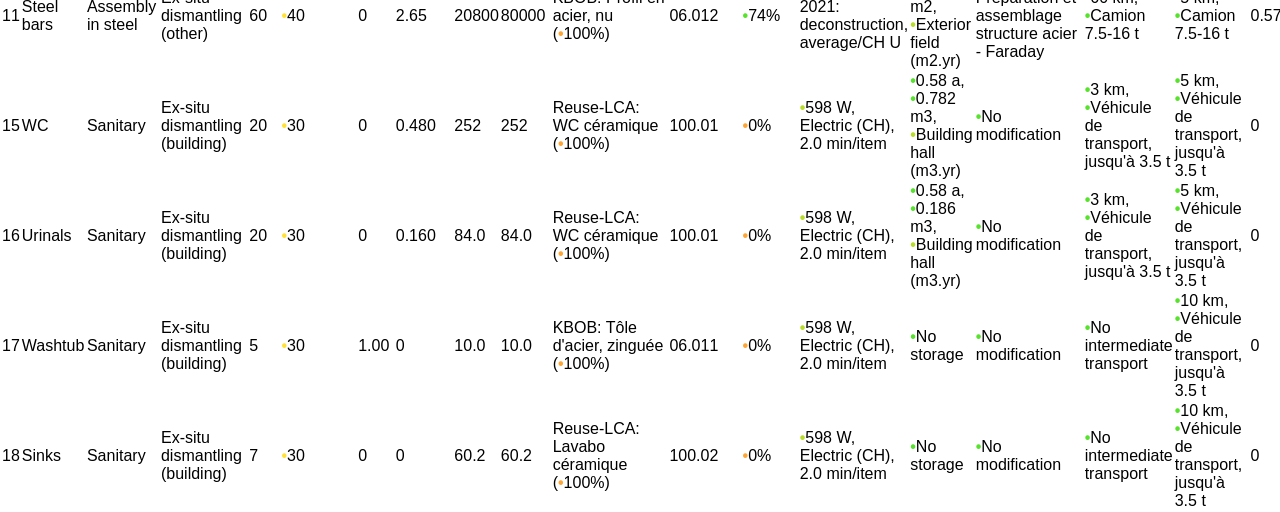
<file: Faraday_cisbat_gwp_per_sqm.html>
<!DOCTYPE html>
<html lang="en">
<head>
    <meta charset="UTF-8">
    <title>ReuseLCA - Primeo Energy Cosmos case study</title>
    <link rel="stylesheet" href="style.css" type="text/css">
    <link href="https://cdn.datatables.net/1.13.4/css/jquery.dataTables.min.css" rel="stylesheet"/>
    <link href="https://cdn.datatables.net/buttons/2.3.6/css/buttons.dataTables.min.css" rel="stylesheet"/>
    <link href="https://cdn.datatables.net/colreorder/1.6.2/css/colReorder.dataTables.min.css" rel="stylesheet"/>
    <link href="https://cdn.datatables.net/responsive/2.4.1/css/responsive.dataTables.min.css" rel="stylesheet"/>
</head>
<table class="display" id="myTable">
  <thead>
    <tr style="text-align: right;">
      <th>n°</th>
      <th>Element</th>
      <th>Category</th>
      <th>Origin</th>
      <th>Age</th>
      <th>Service lifespan extension</th>
      <th>Area (m²)</th>
      <th>Volume (m3)</th>
      <th>Mass used (kg)</th>
      <th>Mass before losses (kg)</th>
      <th>Conventional product and end-of-life</th>
      <th>KBOB dataset id</th>
      <th>Losses</th>
      <th>Dismantling</th>
      <th>Storage</th>
      <th>Modification</th>
      <th>Transport A2</th>
      <th>Transport A4</th>
      <th>GWP: Losses</th>
      <th>GWP: Dismantling</th>
      <th>GWP: Storage</th>
      <th>GWP: Modification</th>
      <th>GWP: Transport A2</th>
      <th>GWP: Transport A4</th>
      <th>GWP: Total A1-A4</th>
      <th>GWP: Conventional equivalent A1-A4</th>
      <th>GWP: Avoided, production</th>
      <th>GWP: Avoided, waste treatment</th>
      <th>GWP: Avoided, total</th>
      <th>GWP: difference in production (%)</th>
    </tr>
  </thead>
  <tbody>
    <tr>
      <td>1</td>
      <td>Stone slabs</td>
      <td>Roof</td>
      <td>Ex-situ dismantling (building)</td>
      <td>30</td>
      <td><span style="color: #ffe234;" class="data-rating-dot"><b>&bull;</b></span>60</td>
      <td>150</td>
      <td>2.25</td>
      <td>13500</td>
      <td>15000</td>
      <td>KBOB: Dalle en pierre naturelle rectifiée, Suisse, 15 mm (<span style="color: #ffa534;" class="data-rating-dot"><b>&bull;</b></span>100%)</td>
      <td>11.015.02</td>
      <td><span style="color: #ffa534;" class="data-rating-dot"><b>&bull;</b></span>10%</td>
      <td><span style="color: #ffa534;" class="data-rating-dot"><b>&bull;</b></span>UVEK DQRv2 2021: deconstruction, average/CH U</td>
      <td><span style="color: #ffa534;" class="data-rating-dot"><b>&bull;</b></span>1.21 a, <span style="color: #ffe234;" class="data-rating-dot"><b>&bull;</b></span>0.700 m2, <span style="color: #b7dd29;" class="data-rating-dot"><b>&bull;</b></span>Building hall (m2.yr)</td>
      <td><span style="color: #57e32c;" class="data-rating-dot"><b>&bull;</b></span>No modification</td>
      <td><span style="color: #57e32c;" class="data-rating-dot"><b>&bull;</b></span>11 km, <span style="color: #ffa534;" class="data-rating-dot"><b>&bull;</b></span>Camion 16-32 t</td>
      <td><span style="color: #57e32c;" class="data-rating-dot"><b>&bull;</b></span>11 km, <span style="color: #ffa534;" class="data-rating-dot"><b>&bull;</b></span>Camion 7.5-16 t</td>
      <td>0.012</td>
      <td>0.139</td>
      <td>0.0035</td>
      <td>0</td>
      <td>0.044</td>
      <td>0.047</td>
      <td>0.244</td>
      <td>2.84</td>
      <td>-2.48</td>
      <td>-0.108</td>
      <td>-2.58</td>
      <td>-91%</td>
    </tr>
    <tr>
      <td>2</td>
      <td>HPL panels</td>
      <td>Exterior wall</td>
      <td>Ex-situ construction surplus</td>
      <td>0</td>
      <td><span style="color: #ffe234;" class="data-rating-dot"><b>&bull;</b></span>40</td>
      <td>680</td>
      <td>5.51</td>
      <td>7893</td>
      <td>8770</td>
      <td>KBOB: Panneau de façade, stratifié (HPL), 8,1 mm (<span style="color: #ffa534;" class="data-rating-dot"><b>&bull;</b></span>100%)</td>
      <td>05.023</td>
      <td><span style="color: #ffa534;" class="data-rating-dot"><b>&bull;</b></span>10%</td>
      <td><span style="color: #57e32c;" class="data-rating-dot"><b>&bull;</b></span>Surplus, no dismantling</td>
      <td><span style="color: #ffa534;" class="data-rating-dot"><b>&bull;</b></span>1.21 a, <span style="color: #ffa534;" class="data-rating-dot"><b>&bull;</b></span>5.511 m3, <span style="color: #b7dd29;" class="data-rating-dot"><b>&bull;</b></span>Building hall (m3.yr)</td>
      <td><span style="color: #57e32c;" class="data-rating-dot"><b>&bull;</b></span>No modification</td>
      <td><span style="color: #57e32c;" class="data-rating-dot"><b>&bull;</b></span>87 km, <span style="color: #ffa534;" class="data-rating-dot"><b>&bull;</b></span>Camion 16-32 t</td>
      <td><span style="color: #57e32c;" class="data-rating-dot"><b>&bull;</b></span>129 km, <span style="color: #ffa534;" class="data-rating-dot"><b>&bull;</b></span>Camion 7.5-16 t</td>
      <td>1.32</td>
      <td>0</td>
      <td>0.016</td>
      <td>0</td>
      <td>0.193</td>
      <td>0.326</td>
      <td>1.85</td>
      <td>31.5</td>
      <td>-29.9</td>
      <td>-11.8</td>
      <td>-41.7</td>
      <td>-94%</td>
    </tr>
    <tr>
      <td>3</td>
      <td>OSB panels</td>
      <td>Interior wall</td>
      <td>Ex-situ construction surplus</td>
      <td>0</td>
      <td><span style="color: #ffe234;" class="data-rating-dot"><b>&bull;</b></span>30</td>
      <td>194</td>
      <td>2.90</td>
      <td>1742</td>
      <td>1855</td>
      <td>KBOB: Panneau d'aggloméré type OSB, colle PF, zone humide (<span style="color: #ffa534;" class="data-rating-dot"><b>&bull;</b></span>100%)</td>
      <td>07.013</td>
      <td><span style="color: #b7dd29;" class="data-rating-dot"><b>&bull;</b></span>6%</td>
      <td><span style="color: #b7dd29;" class="data-rating-dot"><b>&bull;</b></span>598 W, Electric (CH), 2.0 min/m2</td>
      <td><span style="color: #ffa534;" class="data-rating-dot"><b>&bull;</b></span>1.21 a, <span style="color: #ffa534;" class="data-rating-dot"><b>&bull;</b></span>2.903 m3, <span style="color: #b7dd29;" class="data-rating-dot"><b>&bull;</b></span>Building hall (m3.yr)</td>
      <td><span style="color: #57e32c;" class="data-rating-dot"><b>&bull;</b></span>No modification</td>
      <td><span style="color: #ffa534;" class="data-rating-dot"><b>&bull;</b></span>50 km, <span style="color: #ffa534;" class="data-rating-dot"><b>&bull;</b></span>Camion 16-32 t</td>
      <td><span style="color: #57e32c;" class="data-rating-dot"><b>&bull;</b></span>2 km, <span style="color: #ffa534;" class="data-rating-dot"><b>&bull;</b></span>Camion 16-32 t</td>
      <td>0.012</td>
      <td>0.0007</td>
      <td>0.0082</td>
      <td>0</td>
      <td>0.023</td>
      <td>0.0009</td>
      <td>0.046</td>
      <td>1.19</td>
      <td>-1.12</td>
      <td>-0.193</td>
      <td>-1.31</td>
      <td>-96%</td>
    </tr>
    <tr>
      <td>4</td>
      <td>MDF panels</td>
      <td>Interior wall</td>
      <td>Ex-situ construction surplus</td>
      <td>0</td>
      <td><span style="color: #ffe234;" class="data-rating-dot"><b>&bull;</b></span>30</td>
      <td>186</td>
      <td>3.53</td>
      <td>2416</td>
      <td>2416</td>
      <td>KBOB: Panneau de fibres à densité moyenne (MDF), colle UF (<span style="color: #ffa534;" class="data-rating-dot"><b>&bull;</b></span>100%)</td>
      <td>07.012</td>
      <td><span style="color: #ffa534;" class="data-rating-dot"><b>&bull;</b></span>0%</td>
      <td><span style="color: #b7dd29;" class="data-rating-dot"><b>&bull;</b></span>598 W, Electric (CH), 2.0 min/m2</td>
      <td><span style="color: #ffa534;" class="data-rating-dot"><b>&bull;</b></span>1.21 a, <span style="color: #ffa534;" class="data-rating-dot"><b>&bull;</b></span>3.527 m3, <span style="color: #b7dd29;" class="data-rating-dot"><b>&bull;</b></span>Building hall (m3.yr)</td>
      <td><span style="color: #57e32c;" class="data-rating-dot"><b>&bull;</b></span>No modification</td>
      <td><span style="color: #ffa534;" class="data-rating-dot"><b>&bull;</b></span>50 km, <span style="color: #ffa534;" class="data-rating-dot"><b>&bull;</b></span>Camion 16-32 t</td>
      <td><span style="color: #57e32c;" class="data-rating-dot"><b>&bull;</b></span>2 km, <span style="color: #ffa534;" class="data-rating-dot"><b>&bull;</b></span>Camion 16-32 t</td>
      <td>0</td>
      <td>0.0006</td>
      <td>0.010</td>
      <td>0</td>
      <td>0.031</td>
      <td>0.0012</td>
      <td>0.042</td>
      <td>2.89</td>
      <td>-2.82</td>
      <td>-0.334</td>
      <td>-3.15</td>
      <td>-98%</td>
    </tr>
    <tr>
      <td>5</td>
      <td>Ceramic plates</td>
      <td>Interior wall</td>
      <td>Ex-situ construction surplus</td>
      <td>2</td>
      <td><span style="color: #ffe234;" class="data-rating-dot"><b>&bull;</b></span>30</td>
      <td>100</td>
      <td>0.500</td>
      <td>1800</td>
      <td>2000</td>
      <td>KBOB: Dalle en céramique/grès, 9 mm (<span style="color: #ffa534;" class="data-rating-dot"><b>&bull;</b></span>100%)</td>
      <td>11.008</td>
      <td><span style="color: #ffa534;" class="data-rating-dot"><b>&bull;</b></span>10%</td>
      <td><span style="color: #57e32c;" class="data-rating-dot"><b>&bull;</b></span>Surplus, no dismantling</td>
      <td><span style="color: #57e32c;" class="data-rating-dot"><b>&bull;</b></span>0.50 a, <span style="color: #b7dd29;" class="data-rating-dot"><b>&bull;</b></span>0.500 m3, <span style="color: #b7dd29;" class="data-rating-dot"><b>&bull;</b></span>Building hall (m3.yr)</td>
      <td><span style="color: #57e32c;" class="data-rating-dot"><b>&bull;</b></span>No modification</td>
      <td><span style="color: #57e32c;" class="data-rating-dot"><b>&bull;</b></span>102 km, <span style="color: #57e32c;" class="data-rating-dot"><b>&bull;</b></span>Camion 7.5-16 t</td>
      <td><span style="color: #57e32c;" class="data-rating-dot"><b>&bull;</b></span>5 km, <span style="color: #57e32c;" class="data-rating-dot"><b>&bull;</b></span>Camion 7.5-16 t</td>
      <td>0.064</td>
      <td>0</td>
      <td>0.0006</td>
      <td>0</td>
      <td>0.065</td>
      <td>0.0029</td>
      <td>0.133</td>
      <td>1.97</td>
      <td>-1.82</td>
      <td>-0.573</td>
      <td>-2.39</td>
      <td>-93%</td>
    </tr>
    <tr>
      <td>6</td>
      <td>Toilet doors</td>
      <td>Doors</td>
      <td>Ex-situ dismantling (building)</td>
      <td>97</td>
      <td><span style="color: #ffe234;" class="data-rating-dot"><b>&bull;</b></span>30</td>
      <td>2.40</td>
      <td>0.288</td>
      <td>60.0</td>
      <td>66.0</td>
      <td>KBOB: Porte intérieure, porte de chambre, bois, cadre en bois (<span style="color: #ffa534;" class="data-rating-dot"><b>&bull;</b></span>100%)</td>
      <td>12.003</td>
      <td><span style="color: #ffa534;" class="data-rating-dot"><b>&bull;</b></span>10%</td>
      <td><span style="color: #b7dd29;" class="data-rating-dot"><b>&bull;</b></span>0 W, Manpower (CH), 5.0 min/item</td>
      <td><span style="color: #ffa534;" class="data-rating-dot"><b>&bull;</b></span>1.21 a, <span style="color: #b7dd29;" class="data-rating-dot"><b>&bull;</b></span>0.823 m3, <span style="color: #b7dd29;" class="data-rating-dot"><b>&bull;</b></span>Building hall (m3.yr)</td>
      <td><span style="color: #ff4545;" class="data-rating-dot"><b>&bull;</b></span>Grinding, painting, assembling of handles and locks</td>
      <td><span style="color: #57e32c;" class="data-rating-dot"><b>&bull;</b></span>14 km, <span style="color: #ffa534;" class="data-rating-dot"><b>&bull;</b></span>Camion 16-32 t</td>
      <td><span style="color: #57e32c;" class="data-rating-dot"><b>&bull;</b></span>2 km, <span style="color: #57e32c;" class="data-rating-dot"><b>&bull;</b></span>Véhicule de transport, jusqu'à 3.5 t</td>
      <td>0.0020</td>
      <td>0</td>
      <td>0.0023</td>
      <td>0</td>
      <td>0.0002</td>
      <td>0.0003</td>
      <td>0.0049</td>
      <td>0.090</td>
      <td>-0.085</td>
      <td>-0.018</td>
      <td>-0.103</td>
      <td>-95%</td>
    </tr>
    <tr>
      <td>7</td>
      <td>Toilet doors</td>
      <td>Doors</td>
      <td>Ex-situ dismantling (building)</td>
      <td>98</td>
      <td><span style="color: #ffe234;" class="data-rating-dot"><b>&bull;</b></span>30</td>
      <td>3.60</td>
      <td>0.432</td>
      <td>90.0</td>
      <td>90.0</td>
      <td>KBOB: Porte intérieure, porte de chambre, bois, cadre en bois (<span style="color: #ffa534;" class="data-rating-dot"><b>&bull;</b></span>100%)</td>
      <td>12.003</td>
      <td><span style="color: #ffa534;" class="data-rating-dot"><b>&bull;</b></span>0%</td>
      <td><span style="color: #b7dd29;" class="data-rating-dot"><b>&bull;</b></span>0 W, Manpower (CH), 5.0 min/item</td>
      <td><span style="color: #ffa534;" class="data-rating-dot"><b>&bull;</b></span>1.21 a, <span style="color: #b7dd29;" class="data-rating-dot"><b>&bull;</b></span>1.234 m3, <span style="color: #b7dd29;" class="data-rating-dot"><b>&bull;</b></span>Building hall (m3.yr)</td>
      <td><span style="color: #ff4545;" class="data-rating-dot"><b>&bull;</b></span>Grinding, painting, assembling of handles and locks</td>
      <td><span style="color: #57e32c;" class="data-rating-dot"><b>&bull;</b></span>8 km, <span style="color: #ffa534;" class="data-rating-dot"><b>&bull;</b></span>Camion 16-32 t</td>
      <td><span style="color: #57e32c;" class="data-rating-dot"><b>&bull;</b></span>13 km, <span style="color: #57e32c;" class="data-rating-dot"><b>&bull;</b></span>Véhicule de transport, jusqu'à 3.5 t</td>
      <td>0</td>
      <td>0</td>
      <td>0.0035</td>
      <td>0</td>
      <td>0.0002</td>
      <td>0.0029</td>
      <td>0.0066</td>
      <td>0.135</td>
      <td>-0.131</td>
      <td>-0.027</td>
      <td>-0.157</td>
      <td>-95%</td>
    </tr>
    <tr>
      <td>8</td>
      <td>MDF panels off-cuts</td>
      <td>Partition Wall</td>
      <td>Ex-situ dismantling (building)</td>
      <td>30</td>
      <td><span style="color: #ffe234;" class="data-rating-dot"><b>&bull;</b></span>30</td>
      <td>7.58</td>
      <td>0.144</td>
      <td>98.7</td>
      <td>98.7</td>
      <td>KBOB: Panneau de fibres à densité moyenne (MDF), colle UF (<span style="color: #ffa534;" class="data-rating-dot"><b>&bull;</b></span>100%)</td>
      <td>07.012</td>
      <td><span style="color: #b7dd29;" class="data-rating-dot"><b>&bull;</b></span>0%</td>
      <td><span style="color: #b7dd29;" class="data-rating-dot"><b>&bull;</b></span>598 W, Electric (CH), 2.0 min/m2</td>
      <td><span style="color: #ffa534;" class="data-rating-dot"><b>&bull;</b></span>1.21 a, <span style="color: #ffa534;" class="data-rating-dot"><b>&bull;</b></span>0.144 m3, <span style="color: #b7dd29;" class="data-rating-dot"><b>&bull;</b></span>Building hall (m3.yr)</td>
      <td><span style="color: #ff4545;" class="data-rating-dot"><b>&bull;</b></span>Decoupe et assemblage leporello / wood glue and screws</td>
      <td><span style="color: #ffa534;" class="data-rating-dot"><b>&bull;</b></span>50 km, <span style="color: #ffa534;" class="data-rating-dot"><b>&bull;</b></span>Camion 16-32 t</td>
      <td><span style="color: #57e32c;" class="data-rating-dot"><b>&bull;</b></span>2 km, <span style="color: #ffa534;" class="data-rating-dot"><b>&bull;</b></span>Camion 3.5-7.5 t</td>
      <td>0</td>
      <td>0.0000</td>
      <td>0.0004</td>
      <td>0</td>
      <td>0.0012</td>
      <td>0.0002</td>
      <td>0.0018</td>
      <td>0.118</td>
      <td>-0.115</td>
      <td>-0.014</td>
      <td>-0.129</td>
      <td>-98%</td>
    </tr>
    <tr>
      <td>12</td>
      <td>Kitchen</td>
      <td>Furnitures</td>
      <td>Ex-situ dismantling (building)</td>
      <td>10</td>
      <td><span style="color: #ffe234;" class="data-rating-dot"><b>&bull;</b></span>60</td>
      <td>0</td>
      <td>0</td>
      <td>250</td>
      <td>250</td>
      <td>KBOB: Cuisine, métal, 16 éléments (<span style="color: #ffa534;" class="data-rating-dot"><b>&bull;</b></span>100%)</td>
      <td>21.010</td>
      <td><span style="color: #ffa534;" class="data-rating-dot"><b>&bull;</b></span>0%</td>
      <td><span style="color: #b7dd29;" class="data-rating-dot"><b>&bull;</b></span>598 W, Electric (CH), 30.0 min/item</td>
      <td><span style="color: #57e32c;" class="data-rating-dot"><b>&bull;</b></span>No storage</td>
      <td><span style="color: #57e32c;" class="data-rating-dot"><b>&bull;</b></span>No modification</td>
      <td><span style="color: #57e32c;" class="data-rating-dot"><b>&bull;</b></span>No intermediate transport</td>
      <td><span style="color: #57e32c;" class="data-rating-dot"><b>&bull;</b></span>10 km, <span style="color: #ffa534;" class="data-rating-dot"><b>&bull;</b></span>Camion 16-32 t</td>
      <td>0</td>
      <td>0.0001</td>
      <td>0</td>
      <td>0</td>
      <td>0</td>
      <td>0.0006</td>
      <td>0.0007</td>
      <td>3.76</td>
      <td>-3.76</td>
      <td>-0.070</td>
      <td>-3.83</td>
      <td>-100%</td>
    </tr>
    <tr>
      <td>9</td>
      <td>Wood cladding</td>
      <td>Interior</td>
      <td>Ex-situ dismantling (building)</td>
      <td>98</td>
      <td><span style="color: #ffe234;" class="data-rating-dot"><b>&bull;</b></span>30</td>
      <td>102</td>
      <td>0.510</td>
      <td>344</td>
      <td>382</td>
      <td>KBOB: Bois massif hêtre / chêne, séché en cellule, raboté, production Suisse (<span style="color: #ffa534;" class="data-rating-dot"><b>&bull;</b></span>100%)</td>
      <td>07.008.01</td>
      <td><span style="color: #ffa534;" class="data-rating-dot"><b>&bull;</b></span>10%</td>
      <td><span style="color: #b7dd29;" class="data-rating-dot"><b>&bull;</b></span>598 W, Electric (CH), 2.0 min/m2</td>
      <td><span style="color: #ffa534;" class="data-rating-dot"><b>&bull;</b></span>1.21 a, <span style="color: #ffa534;" class="data-rating-dot"><b>&bull;</b></span>0.510 m3, <span style="color: #b7dd29;" class="data-rating-dot"><b>&bull;</b></span>Building hall (m3.yr)</td>
      <td><span style="color: #57e32c;" class="data-rating-dot"><b>&bull;</b></span>Reuse-LCA: Huilage naturel boiserie</td>
      <td><span style="color: #57e32c;" class="data-rating-dot"><b>&bull;</b></span>14 km, <span style="color: #ffa534;" class="data-rating-dot"><b>&bull;</b></span>Camion 16-32 t</td>
      <td><span style="color: #57e32c;" class="data-rating-dot"><b>&bull;</b></span>2 km, <span style="color: #57e32c;" class="data-rating-dot"><b>&bull;</b></span>Véhicule de transport, jusqu'à 3.5 t</td>
      <td>0.0021</td>
      <td>0.0004</td>
      <td>0.0014</td>
      <td>0.021</td>
      <td>0.0014</td>
      <td>0.0017</td>
      <td>0.028</td>
      <td>0.044</td>
      <td>-0.013</td>
      <td>-0.019</td>
      <td>-0.032</td>
      <td>-36%</td>
    </tr>
    <tr>
      <td>10</td>
      <td>Stone cladding</td>
      <td>Interior</td>
      <td>Ex-situ construction surplus</td>
      <td>2</td>
      <td><span style="color: #ffe234;" class="data-rating-dot"><b>&bull;</b></span>30</td>
      <td>20.0</td>
      <td>0.100</td>
      <td>360</td>
      <td>692</td>
      <td>KBOB: Dalle en céramique/grès, 9 mm (<span style="color: #ffa534;" class="data-rating-dot"><b>&bull;</b></span>100%)</td>
      <td>11.008</td>
      <td><span style="color: #57e32c;" class="data-rating-dot"><b>&bull;</b></span>48%</td>
      <td><span style="color: #57e32c;" class="data-rating-dot"><b>&bull;</b></span>Surplus, no dismantling</td>
      <td><span style="color: #57e32c;" class="data-rating-dot"><b>&bull;</b></span>No storage</td>
      <td><span style="color: #57e32c;" class="data-rating-dot"><b>&bull;</b></span>No modification</td>
      <td><span style="color: #57e32c;" class="data-rating-dot"><b>&bull;</b></span>100 km, <span style="color: #ffa534;" class="data-rating-dot"><b>&bull;</b></span>Camion 16-32 t</td>
      <td><span style="color: #57e32c;" class="data-rating-dot"><b>&bull;</b></span>2 km, <span style="color: #ffa534;" class="data-rating-dot"><b>&bull;</b></span>Camion 16-32 t</td>
      <td>0.106</td>
      <td>0</td>
      <td>0</td>
      <td>0</td>
      <td>0.018</td>
      <td>0.0002</td>
      <td>0.124</td>
      <td>0.394</td>
      <td>-0.266</td>
      <td>-0.115</td>
      <td>-0.381</td>
      <td>-69%</td>
    </tr>
    <tr>
      <td>14</td>
      <td>Dressing</td>
      <td>Furnitures</td>
      <td>Ex-situ dismantling (building)</td>
      <td>0</td>
      <td><span style="color: #ffe234;" class="data-rating-dot"><b>&bull;</b></span>60</td>
      <td>10.8</td>
      <td>0.270</td>
      <td>185</td>
      <td>206</td>
      <td>KBOB: Panneau de fibres à densité moyenne (MDF), colle UF (<span style="color: #ffa534;" class="data-rating-dot"><b>&bull;</b></span>100%)</td>
      <td>07.012</td>
      <td><span style="color: #ffa534;" class="data-rating-dot"><b>&bull;</b></span>10%</td>
      <td><span style="color: #57e32c;" class="data-rating-dot"><b>&bull;</b></span>No dismantling</td>
      <td><span style="color: #ffa534;" class="data-rating-dot"><b>&bull;</b></span>1.21 a, <span style="color: #ffa534;" class="data-rating-dot"><b>&bull;</b></span>0.270 m3, <span style="color: #b7dd29;" class="data-rating-dot"><b>&bull;</b></span>Building hall (m3.yr)</td>
      <td><span style="color: #ff4545;" class="data-rating-dot"><b>&bull;</b></span>Manufacturing from in-situ losses of reused MDF panels</td>
      <td><span style="color: #ffa534;" class="data-rating-dot"><b>&bull;</b></span>50 km, <span style="color: #ffa534;" class="data-rating-dot"><b>&bull;</b></span>Camion 16-32 t</td>
      <td><span style="color: #57e32c;" class="data-rating-dot"><b>&bull;</b></span>5 km, <span style="color: #ffa534;" class="data-rating-dot"><b>&bull;</b></span>Camion 16-32 t</td>
      <td>0.0028</td>
      <td>0</td>
      <td>0.0008</td>
      <td>0</td>
      <td>0.0026</td>
      <td>0.0002</td>
      <td>0.0064</td>
      <td>0.221</td>
      <td>-0.212</td>
      <td>-0.026</td>
      <td>-0.238</td>
      <td>-97%</td>
    </tr>
    <tr>
      <td>13</td>
      <td>PV panels</td>
      <td>PV panels</td>
      <td>Ex-situ dismantling (building)</td>
      <td>19</td>
      <td><span style="color: #ffe234;" class="data-rating-dot"><b>&bull;</b></span>30</td>
      <td>30.5</td>
      <td>0</td>
      <td>405</td>
      <td>405</td>
      <td>KBOB: Installations photovoltaïque toiture plate (<span style="color: #57e32c;" class="data-rating-dot"><b>&bull;</b></span>83%)</td>
      <td>34.026</td>
      <td><span style="color: #ffa534;" class="data-rating-dot"><b>&bull;</b></span>0%</td>
      <td><span style="color: #b7dd29;" class="data-rating-dot"><b>&bull;</b></span>598 W, Electric (CH), 2.0 min/m2</td>
      <td><span style="color: #57e32c;" class="data-rating-dot"><b>&bull;</b></span>0.75 a, <span style="color: #57e32c;" class="data-rating-dot"><b>&bull;</b></span>0.500 m3, <span style="color: #b7dd29;" class="data-rating-dot"><b>&bull;</b></span>Building hall (m3.yr)</td>
      <td><span style="color: #57e32c;" class="data-rating-dot"><b>&bull;</b></span>No modification</td>
      <td><span style="color: #ffa534;" class="data-rating-dot"><b>&bull;</b></span>50 km, <span style="color: #ffa534;" class="data-rating-dot"><b>&bull;</b></span>Camion 16-32 t</td>
      <td><span style="color: #57e32c;" class="data-rating-dot"><b>&bull;</b></span>5 km, <span style="color: #ffa534;" class="data-rating-dot"><b>&bull;</b></span>Camion 16-32 t</td>
      <td>0</td>
      <td>0.0001</td>
      <td>0.0009</td>
      <td>0</td>
      <td>0.0051</td>
      <td>0.0005</td>
      <td>0.0066</td>
      <td>5.30</td>
      <td>-4.39</td>
      <td>0</td>
      <td>-4.39</td>
      <td>-100%</td>
    </tr>
    <tr>
      <td>11</td>
      <td>Steel bars</td>
      <td>Assembly in steel</td>
      <td>Ex-situ dismantling (other)</td>
      <td>60</td>
      <td><span style="color: #ffe234;" class="data-rating-dot"><b>&bull;</b></span>40</td>
      <td>0</td>
      <td>0.0068</td>
      <td>53.3</td>
      <td>59.3</td>
      <td>KBOB: Profil en acier, nu (<span style="color: #ffa534;" class="data-rating-dot"><b>&bull;</b></span>100%)</td>
      <td>06.012</td>
      <td><span style="color: #ffa534;" class="data-rating-dot"><b>&bull;</b></span>10%</td>
      <td><span style="color: #ffa534;" class="data-rating-dot"><b>&bull;</b></span>UVEK DQRv2 2021: deconstruction, average/CH U</td>
      <td><span style="color: #57e32c;" class="data-rating-dot"><b>&bull;</b></span>1.00 a, <span style="color: #57e32c;" class="data-rating-dot"><b>&bull;</b></span>0.074 m2, <span style="color: #b7dd29;" class="data-rating-dot"><b>&bull;</b></span>Exterior field (m2.yr)</td>
      <td><span style="color: #57e32c;" class="data-rating-dot"><b>&bull;</b></span>Reuse-LCA: Préparation et assemblage structure acier - Faraday</td>
      <td><span style="color: #57e32c;" class="data-rating-dot"><b>&bull;</b></span>60 km, <span style="color: #57e32c;" class="data-rating-dot"><b>&bull;</b></span>Camion 7.5-16 t</td>
      <td><span style="color: #57e32c;" class="data-rating-dot"><b>&bull;</b></span>5 km, <span style="color: #57e32c;" class="data-rating-dot"><b>&bull;</b></span>Camion 7.5-16 t</td>
      <td>0.0001</td>
      <td>0.0005</td>
      <td>0</td>
      <td>0.013</td>
      <td>0.0011</td>
      <td>0.0001</td>
      <td>0.015</td>
      <td>0.055</td>
      <td>-0.039</td>
      <td>-0.0005</td>
      <td>-0.040</td>
      <td>-73%</td>
    </tr>
    <tr>
      <td>11</td>
      <td>Steel bars</td>
      <td>Assembly in steel</td>
      <td>Ex-situ dismantling (other)</td>
      <td>60</td>
      <td><span style="color: #ffe234;" class="data-rating-dot"><b>&bull;</b></span>40</td>
      <td>0</td>
      <td>2.65</td>
      <td>20800</td>
      <td>80000</td>
      <td>KBOB: Profil en acier, nu (<span style="color: #ffa534;" class="data-rating-dot"><b>&bull;</b></span>100%)</td>
      <td>06.012</td>
      <td><span style="color: #57e32c;" class="data-rating-dot"><b>&bull;</b></span>74%</td>
      <td><span style="color: #ffa534;" class="data-rating-dot"><b>&bull;</b></span>UVEK DQRv2 2021: deconstruction, average/CH U</td>
      <td><span style="color: #57e32c;" class="data-rating-dot"><b>&bull;</b></span>1.00 a, <span style="color: #57e32c;" class="data-rating-dot"><b>&bull;</b></span>100.000 m2, <span style="color: #b7dd29;" class="data-rating-dot"><b>&bull;</b></span>Exterior field (m2.yr)</td>
      <td><span style="color: #57e32c;" class="data-rating-dot"><b>&bull;</b></span>Reuse-LCA: Préparation et assemblage structure acier - Faraday</td>
      <td><span style="color: #57e32c;" class="data-rating-dot"><b>&bull;</b></span>60 km, <span style="color: #57e32c;" class="data-rating-dot"><b>&bull;</b></span>Camion 7.5-16 t</td>
      <td><span style="color: #57e32c;" class="data-rating-dot"><b>&bull;</b></span>5 km, <span style="color: #57e32c;" class="data-rating-dot"><b>&bull;</b></span>Camion 7.5-16 t</td>
      <td>0.572</td>
      <td>0.739</td>
      <td>0</td>
      <td>5.00</td>
      <td>1.54</td>
      <td>0.033</td>
      <td>7.88</td>
      <td>21.3</td>
      <td>-13.2</td>
      <td>-0.201</td>
      <td>-13.4</td>
      <td>-63%</td>
    </tr>
    <tr>
      <td>15</td>
      <td>WC</td>
      <td>Sanitary</td>
      <td>Ex-situ dismantling (building)</td>
      <td>20</td>
      <td><span style="color: #ffe234;" class="data-rating-dot"><b>&bull;</b></span>30</td>
      <td>0</td>
      <td>0.480</td>
      <td>252</td>
      <td>252</td>
      <td>Reuse-LCA: WC céramique (<span style="color: #ffa534;" class="data-rating-dot"><b>&bull;</b></span>100%)</td>
      <td>100.01</td>
      <td><span style="color: #ffa534;" class="data-rating-dot"><b>&bull;</b></span>0%</td>
      <td><span style="color: #b7dd29;" class="data-rating-dot"><b>&bull;</b></span>598 W, Electric (CH), 2.0 min/item</td>
      <td><span style="color: #57e32c;" class="data-rating-dot"><b>&bull;</b></span>0.58 a, <span style="color: #57e32c;" class="data-rating-dot"><b>&bull;</b></span>0.782 m3, <span style="color: #b7dd29;" class="data-rating-dot"><b>&bull;</b></span>Building hall (m3.yr)</td>
      <td><span style="color: #57e32c;" class="data-rating-dot"><b>&bull;</b></span>No modification</td>
      <td><span style="color: #57e32c;" class="data-rating-dot"><b>&bull;</b></span>3 km, <span style="color: #57e32c;" class="data-rating-dot"><b>&bull;</b></span>Véhicule de transport, jusqu'à 3.5 t</td>
      <td><span style="color: #57e32c;" class="data-rating-dot"><b>&bull;</b></span>5 km, <span style="color: #57e32c;" class="data-rating-dot"><b>&bull;</b></span>Véhicule de transport, jusqu'à 3.5 t</td>
      <td>0</td>
      <td>0.0000</td>
      <td>0.0011</td>
      <td>0</td>
      <td>0.0023</td>
      <td>0.0031</td>
      <td>0.0064</td>
      <td>0.857</td>
      <td>-0.850</td>
      <td>-0.0048</td>
      <td>-0.855</td>
      <td>-99%</td>
    </tr>
    <tr>
      <td>16</td>
      <td>Urinals</td>
      <td>Sanitary</td>
      <td>Ex-situ dismantling (building)</td>
      <td>20</td>
      <td><span style="color: #ffe234;" class="data-rating-dot"><b>&bull;</b></span>30</td>
      <td>0</td>
      <td>0.160</td>
      <td>84.0</td>
      <td>84.0</td>
      <td>Reuse-LCA: WC céramique (<span style="color: #ffa534;" class="data-rating-dot"><b>&bull;</b></span>100%)</td>
      <td>100.01</td>
      <td><span style="color: #ffa534;" class="data-rating-dot"><b>&bull;</b></span>0%</td>
      <td><span style="color: #b7dd29;" class="data-rating-dot"><b>&bull;</b></span>598 W, Electric (CH), 2.0 min/item</td>
      <td><span style="color: #57e32c;" class="data-rating-dot"><b>&bull;</b></span>0.58 a, <span style="color: #57e32c;" class="data-rating-dot"><b>&bull;</b></span>0.186 m3, <span style="color: #b7dd29;" class="data-rating-dot"><b>&bull;</b></span>Building hall (m3.yr)</td>
      <td><span style="color: #57e32c;" class="data-rating-dot"><b>&bull;</b></span>No modification</td>
      <td><span style="color: #57e32c;" class="data-rating-dot"><b>&bull;</b></span>3 km, <span style="color: #57e32c;" class="data-rating-dot"><b>&bull;</b></span>Véhicule de transport, jusqu'à 3.5 t</td>
      <td><span style="color: #57e32c;" class="data-rating-dot"><b>&bull;</b></span>5 km, <span style="color: #57e32c;" class="data-rating-dot"><b>&bull;</b></span>Véhicule de transport, jusqu'à 3.5 t</td>
      <td>0</td>
      <td>0.0000</td>
      <td>0.0003</td>
      <td>0</td>
      <td>0.0008</td>
      <td>0.0010</td>
      <td>0.0020</td>
      <td>0.286</td>
      <td>-0.284</td>
      <td>-0.0016</td>
      <td>-0.285</td>
      <td>-99%</td>
    </tr>
    <tr>
      <td>17</td>
      <td>Washtub</td>
      <td>Sanitary</td>
      <td>Ex-situ dismantling (building)</td>
      <td>5</td>
      <td><span style="color: #ffe234;" class="data-rating-dot"><b>&bull;</b></span>30</td>
      <td>1.00</td>
      <td>0</td>
      <td>10.0</td>
      <td>10.0</td>
      <td>KBOB: Tôle d'acier, zinguée (<span style="color: #ffa534;" class="data-rating-dot"><b>&bull;</b></span>100%)</td>
      <td>06.011</td>
      <td><span style="color: #ffa534;" class="data-rating-dot"><b>&bull;</b></span>0%</td>
      <td><span style="color: #b7dd29;" class="data-rating-dot"><b>&bull;</b></span>598 W, Electric (CH), 2.0 min/item</td>
      <td><span style="color: #57e32c;" class="data-rating-dot"><b>&bull;</b></span>No storage</td>
      <td><span style="color: #57e32c;" class="data-rating-dot"><b>&bull;</b></span>No modification</td>
      <td><span style="color: #57e32c;" class="data-rating-dot"><b>&bull;</b></span>No intermediate transport</td>
      <td><span style="color: #57e32c;" class="data-rating-dot"><b>&bull;</b></span>10 km, <span style="color: #57e32c;" class="data-rating-dot"><b>&bull;</b></span>Véhicule de transport, jusqu'à 3.5 t</td>
      <td>0</td>
      <td>0.0000</td>
      <td>0</td>
      <td>0</td>
      <td>0</td>
      <td>0.0002</td>
      <td>0.0002</td>
      <td>0.062</td>
      <td>-0.062</td>
      <td>-0.0001</td>
      <td>-0.062</td>
      <td>-100%</td>
    </tr>
    <tr>
      <td>18</td>
      <td>Sinks</td>
      <td>Sanitary</td>
      <td>Ex-situ dismantling (building)</td>
      <td>7</td>
      <td><span style="color: #ffe234;" class="data-rating-dot"><b>&bull;</b></span>30</td>
      <td>0</td>
      <td>0</td>
      <td>60.2</td>
      <td>60.2</td>
      <td>Reuse-LCA: Lavabo céramique (<span style="color: #ffa534;" class="data-rating-dot"><b>&bull;</b></span>100%)</td>
      <td>100.02</td>
      <td><span style="color: #ffa534;" class="data-rating-dot"><b>&bull;</b></span>0%</td>
      <td><span style="color: #b7dd29;" class="data-rating-dot"><b>&bull;</b></span>598 W, Electric (CH), 2.0 min/item</td>
      <td><span style="color: #57e32c;" class="data-rating-dot"><b>&bull;</b></span>No storage</td>
      <td><span style="color: #57e32c;" class="data-rating-dot"><b>&bull;</b></span>No modification</td>
      <td><span style="color: #57e32c;" class="data-rating-dot"><b>&bull;</b></span>No intermediate transport</td>
      <td><span style="color: #57e32c;" class="data-rating-dot"><b>&bull;</b></span>10 km, <span style="color: #57e32c;" class="data-rating-dot"><b>&bull;</b></span>Véhicule de transport, jusqu'à 3.5 t</td>
      <td>0</td>
      <td>0.0000</td>
      <td>0</td>
      <td>0</td>
      <td>0</td>
      <td>0.0014</td>
      <td>0.0014</td>
      <td>0.195</td>
      <td>-0.194</td>
      <td>-0.0011</td>
      <td>-0.196</td>
      <td>-99%</td>
    </tr>
  </tbody>
</table>
<script src="https://code.jquery.com/jquery-3.6.0.min.js"></script>
<script src="https://cdn.datatables.net/1.13.4/css/jquery.dataTables.min.css"></script>
<script src="https://cdn.datatables.net/buttons/2.3.6/css/buttons.dataTables.min.css"></script>
<script src="https://cdn.datatables.net/1.13.4/js/jquery.dataTables.min.js"></script>
<script src="https://cdn.datatables.net/buttons/2.3.6/js/dataTables.buttons.min.js"></script>
<script src="https://cdn.datatables.net/buttons/2.3.6/js/buttons.colVis.min.js"></script>
<script src="https://cdn.datatables.net/buttons/2.3.6/js/buttons.html5.min.js"></script>
<script src="https://cdn.datatables.net/colreorder/1.6.2/js/dataTables.colReorder.min.js"></script>
<script src="https://cdn.datatables.net/responsive/2.4.1/js/dataTables.responsive.min.js"></script>
<script>
    $(document).ready(function() {
      $('#myTable').DataTable({
    // DataTables configuration options
        responsive: true,
        scrollY: '500px',
        "autoWidth": true,
        // fixedColumns: {
        // left: 2
        // },
        // scrollX: true,
        // scrollCollapse: true,
        dom: 'Bfrtip',
        buttons: [
                {
                  attr: {
                    class: 'info-button'
                  },
                  extend: 'colvis',
                  collectionLayout: 'fixed columns',
                  collectionTitle: 'Column visibility control',
                  text: '&#128269; Column visibility'
                },
                {
                  attr: {
                    class: 'info-button'
                  },
                extend: 'colvisGroup',
                text: '&#128269; Show all',
                show: ':hidden'
                },
            {
                  attr: {
                    class: 'info-button'
                  },
                extend: 'colvisGroup',
                text: '&#128269; Supply-chain',
                show: [0,1,3,8,10,12,13,14,15,16,17],
                hide: [2,4,5,6,7,9,11,18,19,20,21,22,23,24,25,26,27,28,29]
            },
            {
                  attr: {
                    class: 'info-button'
                  },
                extend: 'colvisGroup',
                text: "&#128269; Product's GHG emissions",
                show: [0,1,3,8,10,12,18,19,20,21,22,23,24,25,29],
                hide: [2,4,5,6,7,9,11,13,14,15,16,17,26,27,28]
            },
            {
                  attr: {
                    class: 'info-button'
                  },
                extend: 'colvisGroup',
                text: '&#128269; Avoided GHG emissions',
                show: [0,1,3,5,8,10,12,24,25,26,27,28],
                hide: [2,4,6,7,9,11,13,14,15,16,17,18,19,20,21,22,23,29]
            },
            {
                  attr: {
                    class: 'info-button'
                  },
                extend: 'copy',
              text:'&#128203; Copy'
            },
            {
                  attr: {
                    class: 'info-button'
                  },
                extend: 'csv',
                text: '&#128229; Download CSV',
            }
            ]
      });
    });
</script>
</file>
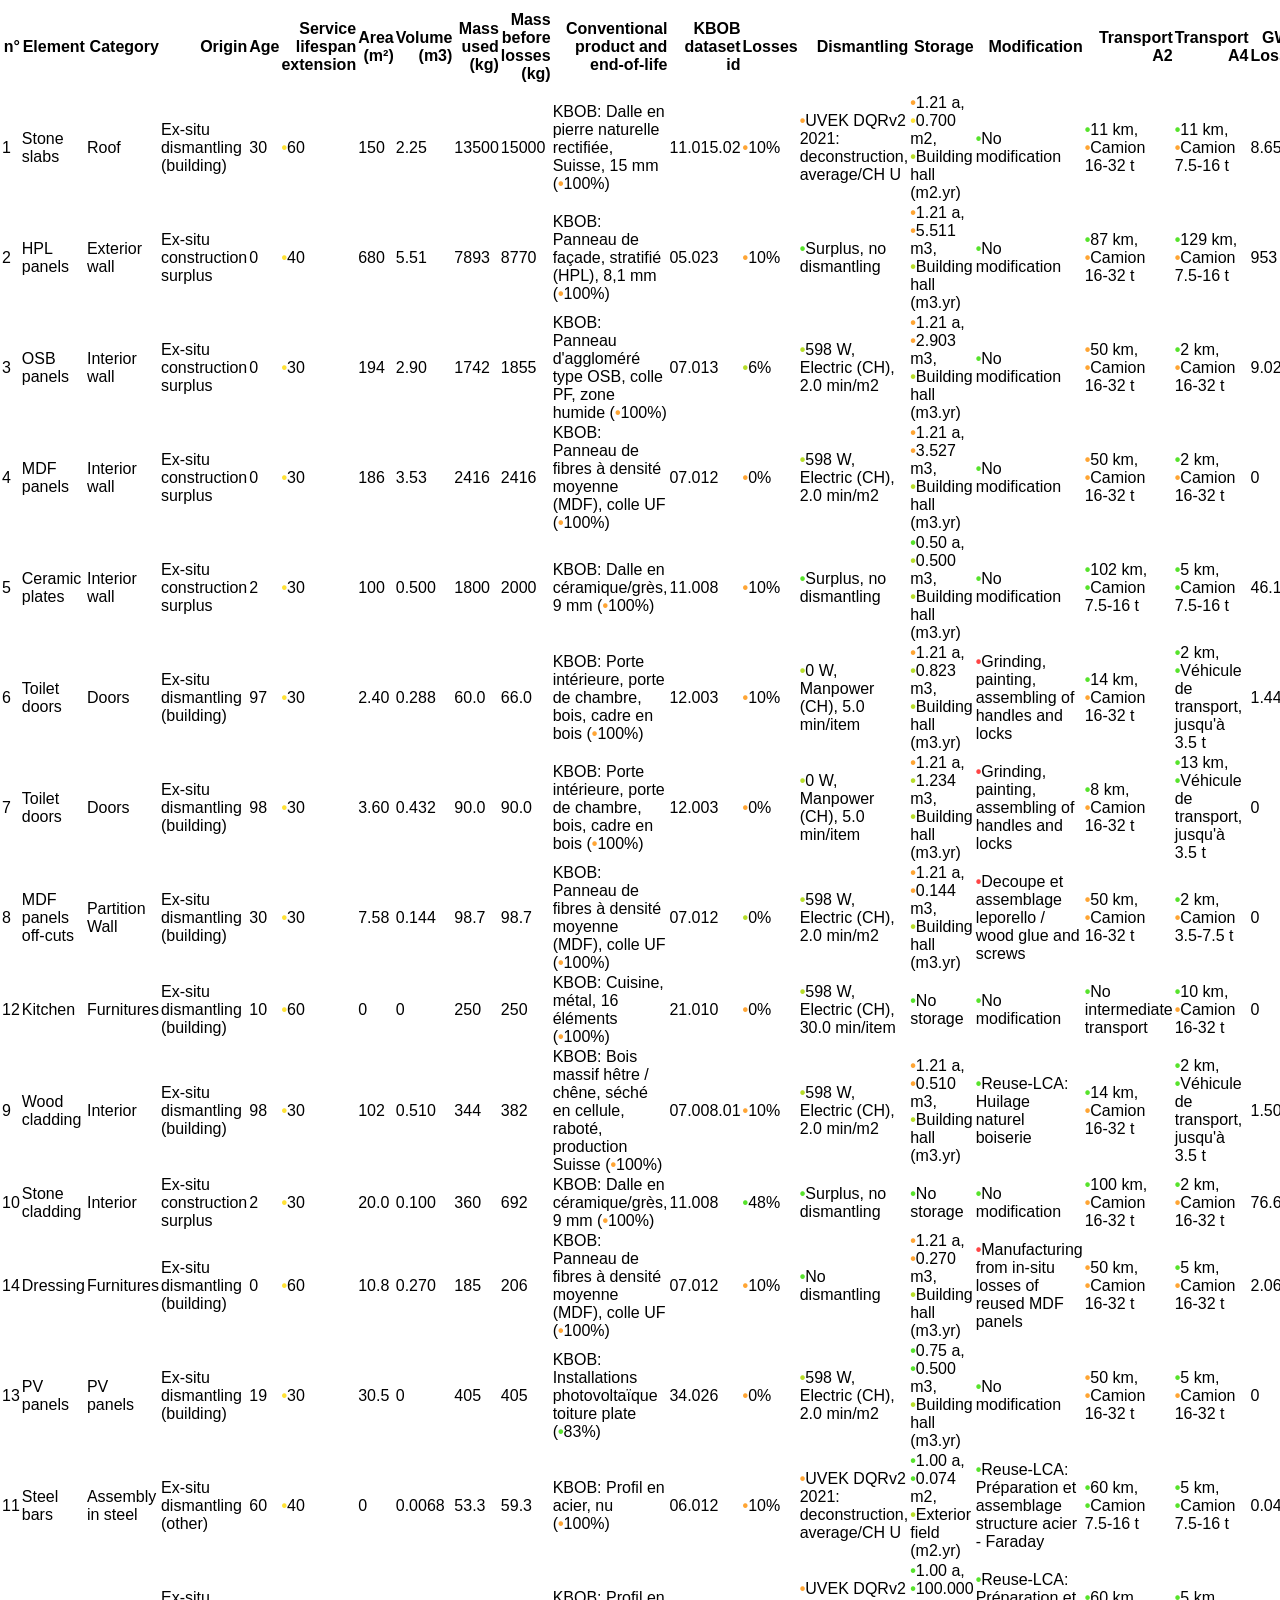
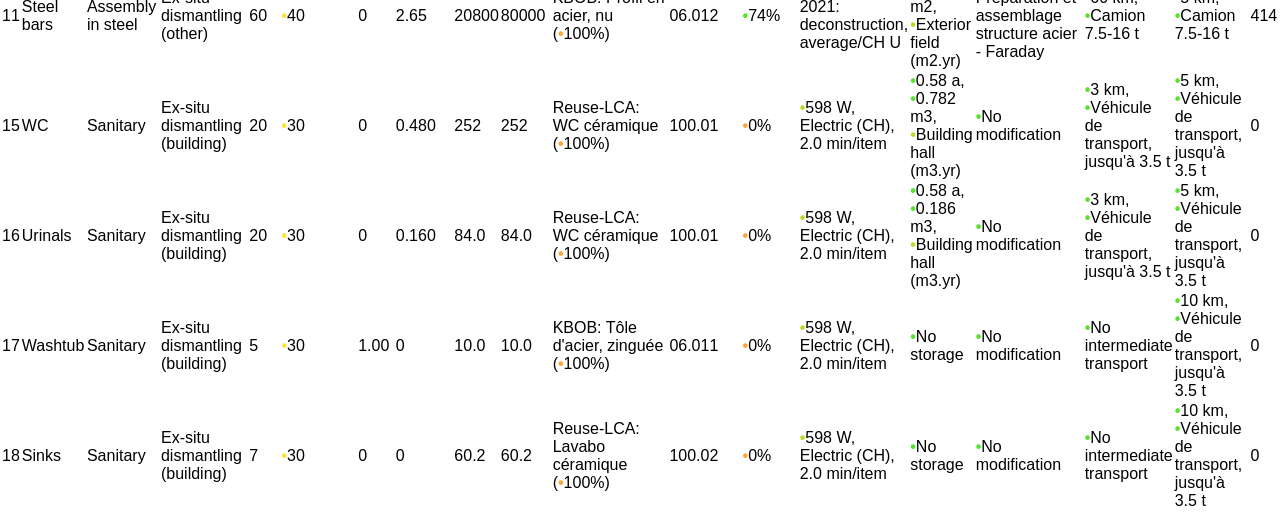
<file: Faraday_cisbat_gwp_total.html>
<!DOCTYPE html>
<html lang="en">
<head>
    <meta charset="UTF-8">
    <link rel="stylesheet" href="style.css" type="text/css">
    <link href="https://cdn.datatables.net/1.13.4/css/jquery.dataTables.min.css" rel="stylesheet"/>
    <link href="https://cdn.datatables.net/buttons/2.3.6/css/buttons.dataTables.min.css" rel="stylesheet"/>
    <link href="https://cdn.datatables.net/colreorder/1.6.2/css/colReorder.dataTables.min.css" rel="stylesheet"/>
    <link href="https://cdn.datatables.net/responsive/2.4.1/css/responsive.dataTables.min.css" rel="stylesheet"/>
</head>
<table class="display" id="myTable">
  <thead>
    <tr style="text-align: right;">
      <th>n°</th>
      <th>Element</th>
      <th>Category</th>
      <th>Origin</th>
      <th>Age</th>
      <th>Service lifespan extension</th>
      <th>Area (m²)</th>
      <th>Volume (m3)</th>
      <th>Mass used (kg)</th>
      <th>Mass before losses (kg)</th>
      <th>Conventional product and end-of-life</th>
      <th>KBOB dataset id</th>
      <th>Losses</th>
      <th>Dismantling</th>
      <th>Storage</th>
      <th>Modification</th>
      <th>Transport A2</th>
      <th>Transport A4</th>
      <th>GWP: Losses</th>
      <th>GWP: Dismantling</th>
      <th>GWP: Storage</th>
      <th>GWP: Modification</th>
      <th>GWP: Transport A2</th>
      <th>GWP: Transport A4</th>
      <th>GWP: Total A1-A4</th>
      <th>GWP: Conventional equivalent A1-A4</th>
      <th>GWP: Avoided, production</th>
      <th>GWP: Avoided, waste treatment</th>
      <th>GWP: Avoided, total</th>
      <th>GWP: difference in production (%)</th>
    </tr>
  </thead>
  <tbody>
    <tr>
      <td>1</td>
      <td>Stone slabs</td>
      <td>Roof</td>
      <td>Ex-situ dismantling (building)</td>
      <td>30</td>
      <td><span style="color: #ffe234;" class="data-rating-dot"><b>&bull;</b></span>60</td>
      <td>150</td>
      <td>2.25</td>
      <td>13500</td>
      <td>15000</td>
      <td>KBOB: Dalle en pierre naturelle rectifiée, Suisse, 15 mm (<span style="color: #ffa534;" class="data-rating-dot"><b>&bull;</b></span>100%)</td>
      <td>11.015.02</td>
      <td><span style="color: #ffa534;" class="data-rating-dot"><b>&bull;</b></span>10%</td>
      <td><span style="color: #ffa534;" class="data-rating-dot"><b>&bull;</b></span>UVEK DQRv2 2021: deconstruction, average/CH U</td>
      <td><span style="color: #ffa534;" class="data-rating-dot"><b>&bull;</b></span>1.21 a, <span style="color: #ffe234;" class="data-rating-dot"><b>&bull;</b></span>0.700 m2, <span style="color: #b7dd29;" class="data-rating-dot"><b>&bull;</b></span>Building hall (m2.yr)</td>
      <td><span style="color: #57e32c;" class="data-rating-dot"><b>&bull;</b></span>No modification</td>
      <td><span style="color: #57e32c;" class="data-rating-dot"><b>&bull;</b></span>11 km, <span style="color: #ffa534;" class="data-rating-dot"><b>&bull;</b></span>Camion 16-32 t</td>
      <td><span style="color: #57e32c;" class="data-rating-dot"><b>&bull;</b></span>11 km, <span style="color: #ffa534;" class="data-rating-dot"><b>&bull;</b></span>Camion 7.5-16 t</td>
      <td>8.65</td>
      <td>100</td>
      <td>2.52</td>
      <td>0</td>
      <td>31.6</td>
      <td>33.8</td>
      <td>177</td>
      <td>2059</td>
      <td>-1792</td>
      <td>-77.9</td>
      <td>-1870</td>
      <td>-91%</td>
    </tr>
    <tr>
      <td>2</td>
      <td>HPL panels</td>
      <td>Exterior wall</td>
      <td>Ex-situ construction surplus</td>
      <td>0</td>
      <td><span style="color: #ffe234;" class="data-rating-dot"><b>&bull;</b></span>40</td>
      <td>680</td>
      <td>5.51</td>
      <td>7893</td>
      <td>8770</td>
      <td>KBOB: Panneau de façade, stratifié (HPL), 8,1 mm (<span style="color: #ffa534;" class="data-rating-dot"><b>&bull;</b></span>100%)</td>
      <td>05.023</td>
      <td><span style="color: #ffa534;" class="data-rating-dot"><b>&bull;</b></span>10%</td>
      <td><span style="color: #57e32c;" class="data-rating-dot"><b>&bull;</b></span>Surplus, no dismantling</td>
      <td><span style="color: #ffa534;" class="data-rating-dot"><b>&bull;</b></span>1.21 a, <span style="color: #ffa534;" class="data-rating-dot"><b>&bull;</b></span>5.511 m3, <span style="color: #b7dd29;" class="data-rating-dot"><b>&bull;</b></span>Building hall (m3.yr)</td>
      <td><span style="color: #57e32c;" class="data-rating-dot"><b>&bull;</b></span>No modification</td>
      <td><span style="color: #57e32c;" class="data-rating-dot"><b>&bull;</b></span>87 km, <span style="color: #ffa534;" class="data-rating-dot"><b>&bull;</b></span>Camion 16-32 t</td>
      <td><span style="color: #57e32c;" class="data-rating-dot"><b>&bull;</b></span>129 km, <span style="color: #ffa534;" class="data-rating-dot"><b>&bull;</b></span>Camion 7.5-16 t</td>
      <td>953</td>
      <td>0</td>
      <td>11.3</td>
      <td>0</td>
      <td>140</td>
      <td>236</td>
      <td>1340</td>
      <td>22798</td>
      <td>-21622</td>
      <td>-8573</td>
      <td>-30195</td>
      <td>-94%</td>
    </tr>
    <tr>
      <td>3</td>
      <td>OSB panels</td>
      <td>Interior wall</td>
      <td>Ex-situ construction surplus</td>
      <td>0</td>
      <td><span style="color: #ffe234;" class="data-rating-dot"><b>&bull;</b></span>30</td>
      <td>194</td>
      <td>2.90</td>
      <td>1742</td>
      <td>1855</td>
      <td>KBOB: Panneau d'aggloméré type OSB, colle PF, zone humide (<span style="color: #ffa534;" class="data-rating-dot"><b>&bull;</b></span>100%)</td>
      <td>07.013</td>
      <td><span style="color: #b7dd29;" class="data-rating-dot"><b>&bull;</b></span>6%</td>
      <td><span style="color: #b7dd29;" class="data-rating-dot"><b>&bull;</b></span>598 W, Electric (CH), 2.0 min/m2</td>
      <td><span style="color: #ffa534;" class="data-rating-dot"><b>&bull;</b></span>1.21 a, <span style="color: #ffa534;" class="data-rating-dot"><b>&bull;</b></span>2.903 m3, <span style="color: #b7dd29;" class="data-rating-dot"><b>&bull;</b></span>Building hall (m3.yr)</td>
      <td><span style="color: #57e32c;" class="data-rating-dot"><b>&bull;</b></span>No modification</td>
      <td><span style="color: #ffa534;" class="data-rating-dot"><b>&bull;</b></span>50 km, <span style="color: #ffa534;" class="data-rating-dot"><b>&bull;</b></span>Camion 16-32 t</td>
      <td><span style="color: #57e32c;" class="data-rating-dot"><b>&bull;</b></span>2 km, <span style="color: #ffa534;" class="data-rating-dot"><b>&bull;</b></span>Camion 16-32 t</td>
      <td>9.02</td>
      <td>0.482</td>
      <td>5.97</td>
      <td>0</td>
      <td>17.0</td>
      <td>0.638</td>
      <td>33.1</td>
      <td>861</td>
      <td>-812</td>
      <td>-139</td>
      <td>-952</td>
      <td>-96%</td>
    </tr>
    <tr>
      <td>4</td>
      <td>MDF panels</td>
      <td>Interior wall</td>
      <td>Ex-situ construction surplus</td>
      <td>0</td>
      <td><span style="color: #ffe234;" class="data-rating-dot"><b>&bull;</b></span>30</td>
      <td>186</td>
      <td>3.53</td>
      <td>2416</td>
      <td>2416</td>
      <td>KBOB: Panneau de fibres à densité moyenne (MDF), colle UF (<span style="color: #ffa534;" class="data-rating-dot"><b>&bull;</b></span>100%)</td>
      <td>07.012</td>
      <td><span style="color: #ffa534;" class="data-rating-dot"><b>&bull;</b></span>0%</td>
      <td><span style="color: #b7dd29;" class="data-rating-dot"><b>&bull;</b></span>598 W, Electric (CH), 2.0 min/m2</td>
      <td><span style="color: #ffa534;" class="data-rating-dot"><b>&bull;</b></span>1.21 a, <span style="color: #ffa534;" class="data-rating-dot"><b>&bull;</b></span>3.527 m3, <span style="color: #b7dd29;" class="data-rating-dot"><b>&bull;</b></span>Building hall (m3.yr)</td>
      <td><span style="color: #57e32c;" class="data-rating-dot"><b>&bull;</b></span>No modification</td>
      <td><span style="color: #ffa534;" class="data-rating-dot"><b>&bull;</b></span>50 km, <span style="color: #ffa534;" class="data-rating-dot"><b>&bull;</b></span>Camion 16-32 t</td>
      <td><span style="color: #57e32c;" class="data-rating-dot"><b>&bull;</b></span>2 km, <span style="color: #ffa534;" class="data-rating-dot"><b>&bull;</b></span>Camion 16-32 t</td>
      <td>0</td>
      <td>0.463</td>
      <td>7.26</td>
      <td>0</td>
      <td>22.1</td>
      <td>0.884</td>
      <td>30.7</td>
      <td>2090</td>
      <td>-2038</td>
      <td>-242</td>
      <td>-2280</td>
      <td>-98%</td>
    </tr>
    <tr>
      <td>5</td>
      <td>Ceramic plates</td>
      <td>Interior wall</td>
      <td>Ex-situ construction surplus</td>
      <td>2</td>
      <td><span style="color: #ffe234;" class="data-rating-dot"><b>&bull;</b></span>30</td>
      <td>100</td>
      <td>0.500</td>
      <td>1800</td>
      <td>2000</td>
      <td>KBOB: Dalle en céramique/grès, 9 mm (<span style="color: #ffa534;" class="data-rating-dot"><b>&bull;</b></span>100%)</td>
      <td>11.008</td>
      <td><span style="color: #ffa534;" class="data-rating-dot"><b>&bull;</b></span>10%</td>
      <td><span style="color: #57e32c;" class="data-rating-dot"><b>&bull;</b></span>Surplus, no dismantling</td>
      <td><span style="color: #57e32c;" class="data-rating-dot"><b>&bull;</b></span>0.50 a, <span style="color: #b7dd29;" class="data-rating-dot"><b>&bull;</b></span>0.500 m3, <span style="color: #b7dd29;" class="data-rating-dot"><b>&bull;</b></span>Building hall (m3.yr)</td>
      <td><span style="color: #57e32c;" class="data-rating-dot"><b>&bull;</b></span>No modification</td>
      <td><span style="color: #57e32c;" class="data-rating-dot"><b>&bull;</b></span>102 km, <span style="color: #57e32c;" class="data-rating-dot"><b>&bull;</b></span>Camion 7.5-16 t</td>
      <td><span style="color: #57e32c;" class="data-rating-dot"><b>&bull;</b></span>5 km, <span style="color: #57e32c;" class="data-rating-dot"><b>&bull;</b></span>Camion 7.5-16 t</td>
      <td>46.1</td>
      <td>0</td>
      <td>0.425</td>
      <td>0</td>
      <td>47.3</td>
      <td>2.09</td>
      <td>96.0</td>
      <td>1426</td>
      <td>-1316</td>
      <td>-415</td>
      <td>-1731</td>
      <td>-93%</td>
    </tr>
    <tr>
      <td>6</td>
      <td>Toilet doors</td>
      <td>Doors</td>
      <td>Ex-situ dismantling (building)</td>
      <td>97</td>
      <td><span style="color: #ffe234;" class="data-rating-dot"><b>&bull;</b></span>30</td>
      <td>2.40</td>
      <td>0.288</td>
      <td>60.0</td>
      <td>66.0</td>
      <td>KBOB: Porte intérieure, porte de chambre, bois, cadre en bois (<span style="color: #ffa534;" class="data-rating-dot"><b>&bull;</b></span>100%)</td>
      <td>12.003</td>
      <td><span style="color: #ffa534;" class="data-rating-dot"><b>&bull;</b></span>10%</td>
      <td><span style="color: #b7dd29;" class="data-rating-dot"><b>&bull;</b></span>0 W, Manpower (CH), 5.0 min/item</td>
      <td><span style="color: #ffa534;" class="data-rating-dot"><b>&bull;</b></span>1.21 a, <span style="color: #b7dd29;" class="data-rating-dot"><b>&bull;</b></span>0.823 m3, <span style="color: #b7dd29;" class="data-rating-dot"><b>&bull;</b></span>Building hall (m3.yr)</td>
      <td><span style="color: #ff4545;" class="data-rating-dot"><b>&bull;</b></span>Grinding, painting, assembling of handles and locks</td>
      <td><span style="color: #57e32c;" class="data-rating-dot"><b>&bull;</b></span>14 km, <span style="color: #ffa534;" class="data-rating-dot"><b>&bull;</b></span>Camion 16-32 t</td>
      <td><span style="color: #57e32c;" class="data-rating-dot"><b>&bull;</b></span>2 km, <span style="color: #57e32c;" class="data-rating-dot"><b>&bull;</b></span>Véhicule de transport, jusqu'à 3.5 t</td>
      <td>1.44</td>
      <td>0</td>
      <td>1.69</td>
      <td>0</td>
      <td>0.169</td>
      <td>0.212</td>
      <td>3.51</td>
      <td>65.3</td>
      <td>-61.5</td>
      <td>-13.0</td>
      <td>-74.5</td>
      <td>-95%</td>
    </tr>
    <tr>
      <td>7</td>
      <td>Toilet doors</td>
      <td>Doors</td>
      <td>Ex-situ dismantling (building)</td>
      <td>98</td>
      <td><span style="color: #ffe234;" class="data-rating-dot"><b>&bull;</b></span>30</td>
      <td>3.60</td>
      <td>0.432</td>
      <td>90.0</td>
      <td>90.0</td>
      <td>KBOB: Porte intérieure, porte de chambre, bois, cadre en bois (<span style="color: #ffa534;" class="data-rating-dot"><b>&bull;</b></span>100%)</td>
      <td>12.003</td>
      <td><span style="color: #ffa534;" class="data-rating-dot"><b>&bull;</b></span>0%</td>
      <td><span style="color: #b7dd29;" class="data-rating-dot"><b>&bull;</b></span>0 W, Manpower (CH), 5.0 min/item</td>
      <td><span style="color: #ffa534;" class="data-rating-dot"><b>&bull;</b></span>1.21 a, <span style="color: #b7dd29;" class="data-rating-dot"><b>&bull;</b></span>1.234 m3, <span style="color: #b7dd29;" class="data-rating-dot"><b>&bull;</b></span>Building hall (m3.yr)</td>
      <td><span style="color: #ff4545;" class="data-rating-dot"><b>&bull;</b></span>Grinding, painting, assembling of handles and locks</td>
      <td><span style="color: #57e32c;" class="data-rating-dot"><b>&bull;</b></span>8 km, <span style="color: #ffa534;" class="data-rating-dot"><b>&bull;</b></span>Camion 16-32 t</td>
      <td><span style="color: #57e32c;" class="data-rating-dot"><b>&bull;</b></span>13 km, <span style="color: #57e32c;" class="data-rating-dot"><b>&bull;</b></span>Véhicule de transport, jusqu'à 3.5 t</td>
      <td>0</td>
      <td>0</td>
      <td>2.54</td>
      <td>0</td>
      <td>0.132</td>
      <td>2.07</td>
      <td>4.74</td>
      <td>98.0</td>
      <td>-94.5</td>
      <td>-19.4</td>
      <td>-114</td>
      <td>-95%</td>
    </tr>
    <tr>
      <td>8</td>
      <td>MDF panels off-cuts</td>
      <td>Partition Wall</td>
      <td>Ex-situ dismantling (building)</td>
      <td>30</td>
      <td><span style="color: #ffe234;" class="data-rating-dot"><b>&bull;</b></span>30</td>
      <td>7.58</td>
      <td>0.144</td>
      <td>98.7</td>
      <td>98.7</td>
      <td>KBOB: Panneau de fibres à densité moyenne (MDF), colle UF (<span style="color: #ffa534;" class="data-rating-dot"><b>&bull;</b></span>100%)</td>
      <td>07.012</td>
      <td><span style="color: #b7dd29;" class="data-rating-dot"><b>&bull;</b></span>0%</td>
      <td><span style="color: #b7dd29;" class="data-rating-dot"><b>&bull;</b></span>598 W, Electric (CH), 2.0 min/m2</td>
      <td><span style="color: #ffa534;" class="data-rating-dot"><b>&bull;</b></span>1.21 a, <span style="color: #ffa534;" class="data-rating-dot"><b>&bull;</b></span>0.144 m3, <span style="color: #b7dd29;" class="data-rating-dot"><b>&bull;</b></span>Building hall (m3.yr)</td>
      <td><span style="color: #ff4545;" class="data-rating-dot"><b>&bull;</b></span>Decoupe et assemblage leporello / wood glue and screws</td>
      <td><span style="color: #ffa534;" class="data-rating-dot"><b>&bull;</b></span>50 km, <span style="color: #ffa534;" class="data-rating-dot"><b>&bull;</b></span>Camion 16-32 t</td>
      <td><span style="color: #57e32c;" class="data-rating-dot"><b>&bull;</b></span>2 km, <span style="color: #ffa534;" class="data-rating-dot"><b>&bull;</b></span>Camion 3.5-7.5 t</td>
      <td>0</td>
      <td>0.019</td>
      <td>0.296</td>
      <td>0</td>
      <td>0.903</td>
      <td>0.109</td>
      <td>1.33</td>
      <td>85.4</td>
      <td>-83.3</td>
      <td>-9.87</td>
      <td>-93.2</td>
      <td>-98%</td>
    </tr>
    <tr>
      <td>12</td>
      <td>Kitchen</td>
      <td>Furnitures</td>
      <td>Ex-situ dismantling (building)</td>
      <td>10</td>
      <td><span style="color: #ffe234;" class="data-rating-dot"><b>&bull;</b></span>60</td>
      <td>0</td>
      <td>0</td>
      <td>250</td>
      <td>250</td>
      <td>KBOB: Cuisine, métal, 16 éléments (<span style="color: #ffa534;" class="data-rating-dot"><b>&bull;</b></span>100%)</td>
      <td>21.010</td>
      <td><span style="color: #ffa534;" class="data-rating-dot"><b>&bull;</b></span>0%</td>
      <td><span style="color: #b7dd29;" class="data-rating-dot"><b>&bull;</b></span>598 W, Electric (CH), 30.0 min/item</td>
      <td><span style="color: #57e32c;" class="data-rating-dot"><b>&bull;</b></span>No storage</td>
      <td><span style="color: #57e32c;" class="data-rating-dot"><b>&bull;</b></span>No modification</td>
      <td><span style="color: #57e32c;" class="data-rating-dot"><b>&bull;</b></span>No intermediate transport</td>
      <td><span style="color: #57e32c;" class="data-rating-dot"><b>&bull;</b></span>10 km, <span style="color: #ffa534;" class="data-rating-dot"><b>&bull;</b></span>Camion 16-32 t</td>
      <td>0</td>
      <td>0.037</td>
      <td>0</td>
      <td>0</td>
      <td>0</td>
      <td>0.448</td>
      <td>0.486</td>
      <td>2722</td>
      <td>-2720</td>
      <td>-51.0</td>
      <td>-2771</td>
      <td>-100%</td>
    </tr>
    <tr>
      <td>9</td>
      <td>Wood cladding</td>
      <td>Interior</td>
      <td>Ex-situ dismantling (building)</td>
      <td>98</td>
      <td><span style="color: #ffe234;" class="data-rating-dot"><b>&bull;</b></span>30</td>
      <td>102</td>
      <td>0.510</td>
      <td>344</td>
      <td>382</td>
      <td>KBOB: Bois massif hêtre / chêne, séché en cellule, raboté, production Suisse (<span style="color: #ffa534;" class="data-rating-dot"><b>&bull;</b></span>100%)</td>
      <td>07.008.01</td>
      <td><span style="color: #ffa534;" class="data-rating-dot"><b>&bull;</b></span>10%</td>
      <td><span style="color: #b7dd29;" class="data-rating-dot"><b>&bull;</b></span>598 W, Electric (CH), 2.0 min/m2</td>
      <td><span style="color: #ffa534;" class="data-rating-dot"><b>&bull;</b></span>1.21 a, <span style="color: #ffa534;" class="data-rating-dot"><b>&bull;</b></span>0.510 m3, <span style="color: #b7dd29;" class="data-rating-dot"><b>&bull;</b></span>Building hall (m3.yr)</td>
      <td><span style="color: #57e32c;" class="data-rating-dot"><b>&bull;</b></span>Reuse-LCA: Huilage naturel boiserie</td>
      <td><span style="color: #57e32c;" class="data-rating-dot"><b>&bull;</b></span>14 km, <span style="color: #ffa534;" class="data-rating-dot"><b>&bull;</b></span>Camion 16-32 t</td>
      <td><span style="color: #57e32c;" class="data-rating-dot"><b>&bull;</b></span>2 km, <span style="color: #57e32c;" class="data-rating-dot"><b>&bull;</b></span>Véhicule de transport, jusqu'à 3.5 t</td>
      <td>1.50</td>
      <td>0.254</td>
      <td>1.05</td>
      <td>15.3</td>
      <td>0.980</td>
      <td>1.22</td>
      <td>20.3</td>
      <td>32.0</td>
      <td>-9.76</td>
      <td>-13.5</td>
      <td>-23.3</td>
      <td>-36%</td>
    </tr>
    <tr>
      <td>10</td>
      <td>Stone cladding</td>
      <td>Interior</td>
      <td>Ex-situ construction surplus</td>
      <td>2</td>
      <td><span style="color: #ffe234;" class="data-rating-dot"><b>&bull;</b></span>30</td>
      <td>20.0</td>
      <td>0.100</td>
      <td>360</td>
      <td>692</td>
      <td>KBOB: Dalle en céramique/grès, 9 mm (<span style="color: #ffa534;" class="data-rating-dot"><b>&bull;</b></span>100%)</td>
      <td>11.008</td>
      <td><span style="color: #57e32c;" class="data-rating-dot"><b>&bull;</b></span>48%</td>
      <td><span style="color: #57e32c;" class="data-rating-dot"><b>&bull;</b></span>Surplus, no dismantling</td>
      <td><span style="color: #57e32c;" class="data-rating-dot"><b>&bull;</b></span>No storage</td>
      <td><span style="color: #57e32c;" class="data-rating-dot"><b>&bull;</b></span>No modification</td>
      <td><span style="color: #57e32c;" class="data-rating-dot"><b>&bull;</b></span>100 km, <span style="color: #ffa534;" class="data-rating-dot"><b>&bull;</b></span>Camion 16-32 t</td>
      <td><span style="color: #57e32c;" class="data-rating-dot"><b>&bull;</b></span>2 km, <span style="color: #ffa534;" class="data-rating-dot"><b>&bull;</b></span>Camion 16-32 t</td>
      <td>76.6</td>
      <td>0</td>
      <td>0</td>
      <td>0</td>
      <td>12.7</td>
      <td>0.132</td>
      <td>89.4</td>
      <td>285</td>
      <td>-193</td>
      <td>-83.0</td>
      <td>-276</td>
      <td>-69%</td>
    </tr>
    <tr>
      <td>14</td>
      <td>Dressing</td>
      <td>Furnitures</td>
      <td>Ex-situ dismantling (building)</td>
      <td>0</td>
      <td><span style="color: #ffe234;" class="data-rating-dot"><b>&bull;</b></span>60</td>
      <td>10.8</td>
      <td>0.270</td>
      <td>185</td>
      <td>206</td>
      <td>KBOB: Panneau de fibres à densité moyenne (MDF), colle UF (<span style="color: #ffa534;" class="data-rating-dot"><b>&bull;</b></span>100%)</td>
      <td>07.012</td>
      <td><span style="color: #ffa534;" class="data-rating-dot"><b>&bull;</b></span>10%</td>
      <td><span style="color: #57e32c;" class="data-rating-dot"><b>&bull;</b></span>No dismantling</td>
      <td><span style="color: #ffa534;" class="data-rating-dot"><b>&bull;</b></span>1.21 a, <span style="color: #ffa534;" class="data-rating-dot"><b>&bull;</b></span>0.270 m3, <span style="color: #b7dd29;" class="data-rating-dot"><b>&bull;</b></span>Building hall (m3.yr)</td>
      <td><span style="color: #ff4545;" class="data-rating-dot"><b>&bull;</b></span>Manufacturing from in-situ losses of reused MDF panels</td>
      <td><span style="color: #ffa534;" class="data-rating-dot"><b>&bull;</b></span>50 km, <span style="color: #ffa534;" class="data-rating-dot"><b>&bull;</b></span>Camion 16-32 t</td>
      <td><span style="color: #57e32c;" class="data-rating-dot"><b>&bull;</b></span>5 km, <span style="color: #ffa534;" class="data-rating-dot"><b>&bull;</b></span>Camion 16-32 t</td>
      <td>2.06</td>
      <td>0</td>
      <td>0.555</td>
      <td>0</td>
      <td>1.88</td>
      <td>0.169</td>
      <td>4.66</td>
      <td>160</td>
      <td>-154</td>
      <td>-18.5</td>
      <td>-172</td>
      <td>-97%</td>
    </tr>
    <tr>
      <td>13</td>
      <td>PV panels</td>
      <td>PV panels</td>
      <td>Ex-situ dismantling (building)</td>
      <td>19</td>
      <td><span style="color: #ffe234;" class="data-rating-dot"><b>&bull;</b></span>30</td>
      <td>30.5</td>
      <td>0</td>
      <td>405</td>
      <td>405</td>
      <td>KBOB: Installations photovoltaïque toiture plate (<span style="color: #57e32c;" class="data-rating-dot"><b>&bull;</b></span>83%)</td>
      <td>34.026</td>
      <td><span style="color: #ffa534;" class="data-rating-dot"><b>&bull;</b></span>0%</td>
      <td><span style="color: #b7dd29;" class="data-rating-dot"><b>&bull;</b></span>598 W, Electric (CH), 2.0 min/m2</td>
      <td><span style="color: #57e32c;" class="data-rating-dot"><b>&bull;</b></span>0.75 a, <span style="color: #57e32c;" class="data-rating-dot"><b>&bull;</b></span>0.500 m3, <span style="color: #b7dd29;" class="data-rating-dot"><b>&bull;</b></span>Building hall (m3.yr)</td>
      <td><span style="color: #57e32c;" class="data-rating-dot"><b>&bull;</b></span>No modification</td>
      <td><span style="color: #ffa534;" class="data-rating-dot"><b>&bull;</b></span>50 km, <span style="color: #ffa534;" class="data-rating-dot"><b>&bull;</b></span>Camion 16-32 t</td>
      <td><span style="color: #57e32c;" class="data-rating-dot"><b>&bull;</b></span>5 km, <span style="color: #ffa534;" class="data-rating-dot"><b>&bull;</b></span>Camion 16-32 t</td>
      <td>0</td>
      <td>0.076</td>
      <td>0.638</td>
      <td>0</td>
      <td>3.71</td>
      <td>0.371</td>
      <td>4.79</td>
      <td>3836</td>
      <td>-3176</td>
      <td>0</td>
      <td>-3176</td>
      <td>-100%</td>
    </tr>
    <tr>
      <td>11</td>
      <td>Steel bars</td>
      <td>Assembly in steel</td>
      <td>Ex-situ dismantling (other)</td>
      <td>60</td>
      <td><span style="color: #ffe234;" class="data-rating-dot"><b>&bull;</b></span>40</td>
      <td>0</td>
      <td>0.0068</td>
      <td>53.3</td>
      <td>59.3</td>
      <td>KBOB: Profil en acier, nu (<span style="color: #ffa534;" class="data-rating-dot"><b>&bull;</b></span>100%)</td>
      <td>06.012</td>
      <td><span style="color: #ffa534;" class="data-rating-dot"><b>&bull;</b></span>10%</td>
      <td><span style="color: #ffa534;" class="data-rating-dot"><b>&bull;</b></span>UVEK DQRv2 2021: deconstruction, average/CH U</td>
      <td><span style="color: #57e32c;" class="data-rating-dot"><b>&bull;</b></span>1.00 a, <span style="color: #57e32c;" class="data-rating-dot"><b>&bull;</b></span>0.074 m2, <span style="color: #b7dd29;" class="data-rating-dot"><b>&bull;</b></span>Exterior field (m2.yr)</td>
      <td><span style="color: #57e32c;" class="data-rating-dot"><b>&bull;</b></span>Reuse-LCA: Préparation et assemblage structure acier - Faraday</td>
      <td><span style="color: #57e32c;" class="data-rating-dot"><b>&bull;</b></span>60 km, <span style="color: #57e32c;" class="data-rating-dot"><b>&bull;</b></span>Camion 7.5-16 t</td>
      <td><span style="color: #57e32c;" class="data-rating-dot"><b>&bull;</b></span>5 km, <span style="color: #57e32c;" class="data-rating-dot"><b>&bull;</b></span>Camion 7.5-16 t</td>
      <td>0.041</td>
      <td>0.396</td>
      <td>0</td>
      <td>9.28</td>
      <td>0.825</td>
      <td>0.062</td>
      <td>10.6</td>
      <td>39.5</td>
      <td>-28.4</td>
      <td>-0.373</td>
      <td>-28.8</td>
      <td>-73%</td>
    </tr>
    <tr>
      <td>11</td>
      <td>Steel bars</td>
      <td>Assembly in steel</td>
      <td>Ex-situ dismantling (other)</td>
      <td>60</td>
      <td><span style="color: #ffe234;" class="data-rating-dot"><b>&bull;</b></span>40</td>
      <td>0</td>
      <td>2.65</td>
      <td>20800</td>
      <td>80000</td>
      <td>KBOB: Profil en acier, nu (<span style="color: #ffa534;" class="data-rating-dot"><b>&bull;</b></span>100%)</td>
      <td>06.012</td>
      <td><span style="color: #57e32c;" class="data-rating-dot"><b>&bull;</b></span>74%</td>
      <td><span style="color: #ffa534;" class="data-rating-dot"><b>&bull;</b></span>UVEK DQRv2 2021: deconstruction, average/CH U</td>
      <td><span style="color: #57e32c;" class="data-rating-dot"><b>&bull;</b></span>1.00 a, <span style="color: #57e32c;" class="data-rating-dot"><b>&bull;</b></span>100.000 m2, <span style="color: #b7dd29;" class="data-rating-dot"><b>&bull;</b></span>Exterior field (m2.yr)</td>
      <td><span style="color: #57e32c;" class="data-rating-dot"><b>&bull;</b></span>Reuse-LCA: Préparation et assemblage structure acier - Faraday</td>
      <td><span style="color: #57e32c;" class="data-rating-dot"><b>&bull;</b></span>60 km, <span style="color: #57e32c;" class="data-rating-dot"><b>&bull;</b></span>Camion 7.5-16 t</td>
      <td><span style="color: #57e32c;" class="data-rating-dot"><b>&bull;</b></span>5 km, <span style="color: #57e32c;" class="data-rating-dot"><b>&bull;</b></span>Camion 7.5-16 t</td>
      <td>414</td>
      <td>535</td>
      <td>0</td>
      <td>3619</td>
      <td>1114</td>
      <td>24.1</td>
      <td>5706</td>
      <td>15395</td>
      <td>-9523</td>
      <td>-145</td>
      <td>-9668</td>
      <td>-63%</td>
    </tr>
    <tr>
      <td>15</td>
      <td>WC</td>
      <td>Sanitary</td>
      <td>Ex-situ dismantling (building)</td>
      <td>20</td>
      <td><span style="color: #ffe234;" class="data-rating-dot"><b>&bull;</b></span>30</td>
      <td>0</td>
      <td>0.480</td>
      <td>252</td>
      <td>252</td>
      <td>Reuse-LCA: WC céramique (<span style="color: #ffa534;" class="data-rating-dot"><b>&bull;</b></span>100%)</td>
      <td>100.01</td>
      <td><span style="color: #ffa534;" class="data-rating-dot"><b>&bull;</b></span>0%</td>
      <td><span style="color: #b7dd29;" class="data-rating-dot"><b>&bull;</b></span>598 W, Electric (CH), 2.0 min/item</td>
      <td><span style="color: #57e32c;" class="data-rating-dot"><b>&bull;</b></span>0.58 a, <span style="color: #57e32c;" class="data-rating-dot"><b>&bull;</b></span>0.782 m3, <span style="color: #b7dd29;" class="data-rating-dot"><b>&bull;</b></span>Building hall (m3.yr)</td>
      <td><span style="color: #57e32c;" class="data-rating-dot"><b>&bull;</b></span>No modification</td>
      <td><span style="color: #57e32c;" class="data-rating-dot"><b>&bull;</b></span>3 km, <span style="color: #57e32c;" class="data-rating-dot"><b>&bull;</b></span>Véhicule de transport, jusqu'à 3.5 t</td>
      <td><span style="color: #57e32c;" class="data-rating-dot"><b>&bull;</b></span>5 km, <span style="color: #57e32c;" class="data-rating-dot"><b>&bull;</b></span>Véhicule de transport, jusqu'à 3.5 t</td>
      <td>0</td>
      <td>0.015</td>
      <td>0.771</td>
      <td>0</td>
      <td>1.65</td>
      <td>2.23</td>
      <td>4.67</td>
      <td>620</td>
      <td>-616</td>
      <td>-3.51</td>
      <td>-619</td>
      <td>-99%</td>
    </tr>
    <tr>
      <td>16</td>
      <td>Urinals</td>
      <td>Sanitary</td>
      <td>Ex-situ dismantling (building)</td>
      <td>20</td>
      <td><span style="color: #ffe234;" class="data-rating-dot"><b>&bull;</b></span>30</td>
      <td>0</td>
      <td>0.160</td>
      <td>84.0</td>
      <td>84.0</td>
      <td>Reuse-LCA: WC céramique (<span style="color: #ffa534;" class="data-rating-dot"><b>&bull;</b></span>100%)</td>
      <td>100.01</td>
      <td><span style="color: #ffa534;" class="data-rating-dot"><b>&bull;</b></span>0%</td>
      <td><span style="color: #b7dd29;" class="data-rating-dot"><b>&bull;</b></span>598 W, Electric (CH), 2.0 min/item</td>
      <td><span style="color: #57e32c;" class="data-rating-dot"><b>&bull;</b></span>0.58 a, <span style="color: #57e32c;" class="data-rating-dot"><b>&bull;</b></span>0.186 m3, <span style="color: #b7dd29;" class="data-rating-dot"><b>&bull;</b></span>Building hall (m3.yr)</td>
      <td><span style="color: #57e32c;" class="data-rating-dot"><b>&bull;</b></span>No modification</td>
      <td><span style="color: #57e32c;" class="data-rating-dot"><b>&bull;</b></span>3 km, <span style="color: #57e32c;" class="data-rating-dot"><b>&bull;</b></span>Véhicule de transport, jusqu'à 3.5 t</td>
      <td><span style="color: #57e32c;" class="data-rating-dot"><b>&bull;</b></span>5 km, <span style="color: #57e32c;" class="data-rating-dot"><b>&bull;</b></span>Véhicule de transport, jusqu'à 3.5 t</td>
      <td>0</td>
      <td>0.0050</td>
      <td>0.183</td>
      <td>0</td>
      <td>0.550</td>
      <td>0.743</td>
      <td>1.48</td>
      <td>207</td>
      <td>-205</td>
      <td>-1.17</td>
      <td>-206</td>
      <td>-99%</td>
    </tr>
    <tr>
      <td>17</td>
      <td>Washtub</td>
      <td>Sanitary</td>
      <td>Ex-situ dismantling (building)</td>
      <td>5</td>
      <td><span style="color: #ffe234;" class="data-rating-dot"><b>&bull;</b></span>30</td>
      <td>1.00</td>
      <td>0</td>
      <td>10.0</td>
      <td>10.0</td>
      <td>KBOB: Tôle d'acier, zinguée (<span style="color: #ffa534;" class="data-rating-dot"><b>&bull;</b></span>100%)</td>
      <td>06.011</td>
      <td><span style="color: #ffa534;" class="data-rating-dot"><b>&bull;</b></span>0%</td>
      <td><span style="color: #b7dd29;" class="data-rating-dot"><b>&bull;</b></span>598 W, Electric (CH), 2.0 min/item</td>
      <td><span style="color: #57e32c;" class="data-rating-dot"><b>&bull;</b></span>No storage</td>
      <td><span style="color: #57e32c;" class="data-rating-dot"><b>&bull;</b></span>No modification</td>
      <td><span style="color: #57e32c;" class="data-rating-dot"><b>&bull;</b></span>No intermediate transport</td>
      <td><span style="color: #57e32c;" class="data-rating-dot"><b>&bull;</b></span>10 km, <span style="color: #57e32c;" class="data-rating-dot"><b>&bull;</b></span>Véhicule de transport, jusqu'à 3.5 t</td>
      <td>0</td>
      <td>0.0025</td>
      <td>0</td>
      <td>0</td>
      <td>0</td>
      <td>0.173</td>
      <td>0.176</td>
      <td>45.0</td>
      <td>-44.9</td>
      <td>-0.070</td>
      <td>-45.0</td>
      <td>-100%</td>
    </tr>
    <tr>
      <td>18</td>
      <td>Sinks</td>
      <td>Sanitary</td>
      <td>Ex-situ dismantling (building)</td>
      <td>7</td>
      <td><span style="color: #ffe234;" class="data-rating-dot"><b>&bull;</b></span>30</td>
      <td>0</td>
      <td>0</td>
      <td>60.2</td>
      <td>60.2</td>
      <td>Reuse-LCA: Lavabo céramique (<span style="color: #ffa534;" class="data-rating-dot"><b>&bull;</b></span>100%)</td>
      <td>100.02</td>
      <td><span style="color: #ffa534;" class="data-rating-dot"><b>&bull;</b></span>0%</td>
      <td><span style="color: #b7dd29;" class="data-rating-dot"><b>&bull;</b></span>598 W, Electric (CH), 2.0 min/item</td>
      <td><span style="color: #57e32c;" class="data-rating-dot"><b>&bull;</b></span>No storage</td>
      <td><span style="color: #57e32c;" class="data-rating-dot"><b>&bull;</b></span>No modification</td>
      <td><span style="color: #57e32c;" class="data-rating-dot"><b>&bull;</b></span>No intermediate transport</td>
      <td><span style="color: #57e32c;" class="data-rating-dot"><b>&bull;</b></span>10 km, <span style="color: #57e32c;" class="data-rating-dot"><b>&bull;</b></span>Véhicule de transport, jusqu'à 3.5 t</td>
      <td>0</td>
      <td>0.0050</td>
      <td>0</td>
      <td>0</td>
      <td>0</td>
      <td>1.04</td>
      <td>1.05</td>
      <td>141</td>
      <td>-141</td>
      <td>-0.808</td>
      <td>-142</td>
      <td>-99%</td>
    </tr>
  </tbody>
</table>
<script src="https://code.jquery.com/jquery-3.6.0.min.js"></script>
<script src="https://cdn.datatables.net/1.13.4/css/jquery.dataTables.min.css"></script>
<script src="https://cdn.datatables.net/buttons/2.3.6/css/buttons.dataTables.min.css"></script>
<script src="https://cdn.datatables.net/1.13.4/js/jquery.dataTables.min.js"></script>
<script src="https://cdn.datatables.net/buttons/2.3.6/js/dataTables.buttons.min.js"></script>
<script src="https://cdn.datatables.net/buttons/2.3.6/js/buttons.colVis.min.js"></script>
<script src="https://cdn.datatables.net/buttons/2.3.6/js/buttons.html5.min.js"></script>
<script src="https://cdn.datatables.net/colreorder/1.6.2/js/dataTables.colReorder.min.js"></script>
<script src="https://cdn.datatables.net/responsive/2.4.1/js/dataTables.responsive.min.js"></script>
<script>
    $(document).ready(function() {
      $('#myTable').DataTable({
    // DataTables configuration options
        responsive: true,
        scrollY: '500px',
        "autoWidth": true,
        // fixedColumns: {
        // left: 2
        // },
        // scrollX: true,
        // scrollCollapse: true,
        dom: 'Bfrtip',
        buttons: [
                {
                  attr: {
                    class: 'info-button'
                  },
                  extend: 'colvis',
                  collectionLayout: 'fixed columns',
                  collectionTitle: 'Column visibility control',
                  text: '&#128269; Column visibility'
                },
                {
                  attr: {
                    class: 'info-button'
                  },
                extend: 'colvisGroup',
                text: '&#128269; Show all',
                show: ':hidden'
                },
            {
                  attr: {
                    class: 'info-button'
                  },
                extend: 'colvisGroup',
                text: '&#128269; Supply-chain',
                show: [0,1,3,8,10,12,13,14,15,16,17],
                hide: [2,4,5,6,7,9,11,18,19,20,21,22,23,24,25,26,27,28,29]
            },
            {
                  attr: {
                    class: 'info-button'
                  },
                extend: 'colvisGroup',
                text: "&#128269; Product's GHG emissions",
                show: [0,1,3,8,10,12,18,19,20,21,22,23,24,25,29],
                hide: [2,4,5,6,7,9,11,13,14,15,16,17,26,27,28]
            },
            {
                  attr: {
                    class: 'info-button'
                  },
                extend: 'colvisGroup',
                text: '&#128269; Avoided GHG emissions',
                show: [0,1,3,5,8,10,12,24,25,26,27,28],
                hide: [2,4,6,7,9,11,13,14,15,16,17,18,19,20,21,22,23,29]
            },
            {
                  attr: {
                    class: 'info-button'
                  },
                extend: 'copy',
              text:'&#128203; Copy'
            },
            {
                  attr: {
                    class: 'info-button'
                  },
                extend: 'csv',
                text: '&#128229; Download CSV',
            },
            ]
      });
    });
</script>
</file>
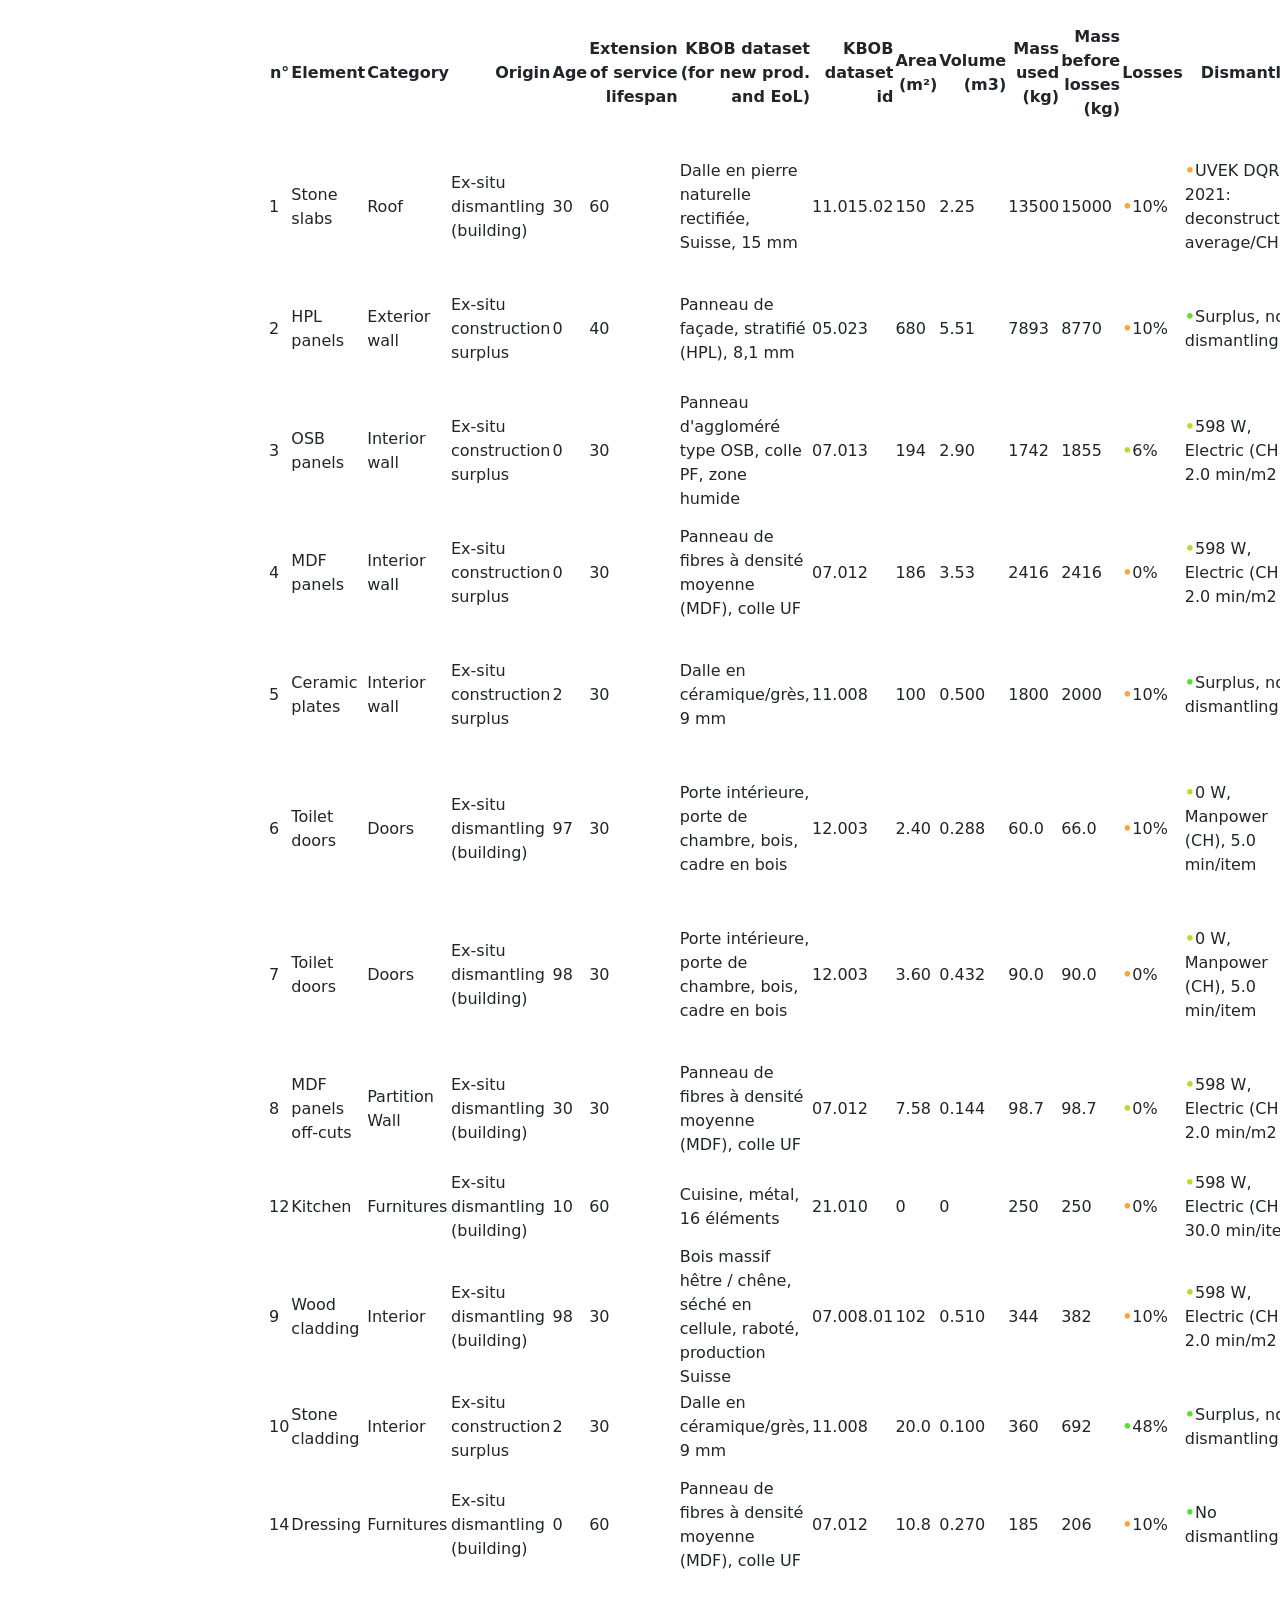
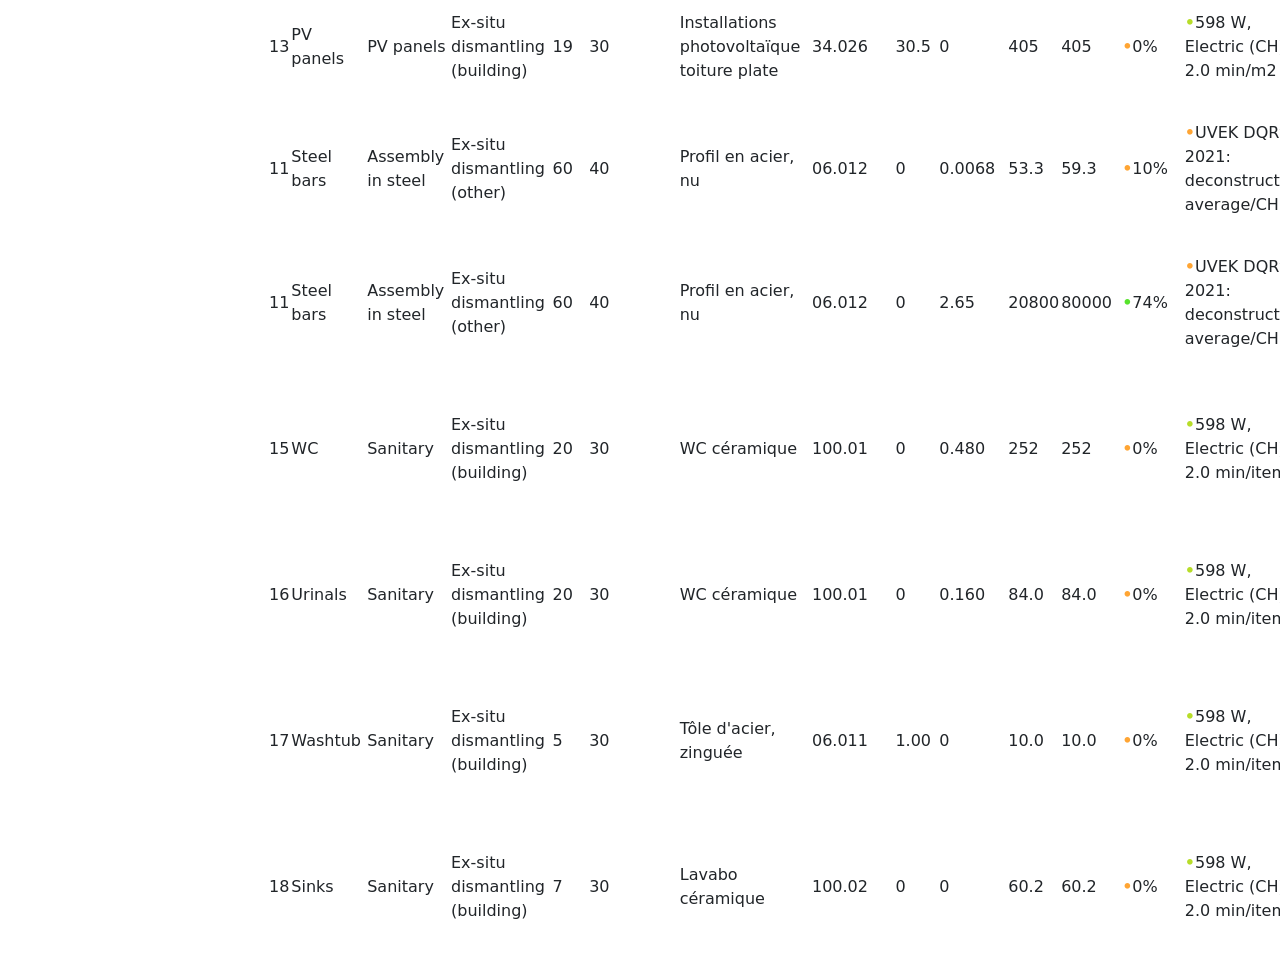
<file: html_pages/Faraday_table.html>
<!DOCTYPE html>

<html lang="en">
<head>
    <meta charset="UTF-8">
    <title>Title</title>
    <link rel="stylesheet" type="text/css" href="https://cdn.datatables.net/v/bs4/dt-1.11.2/datatables.min.css"/>
    <link rel="stylesheet" type="text/css" href="https://cdnjs.cloudflare.com/ajax/libs/twitter-bootstrap/5.0.1/css/bootstrap.min.css">
<!--    <link rel="stylesheet" type="text/css" href="https://cdn.datatables.net/1.11.1/css/dataTables.bootstrap5.min.css">-->
<!--    <script type="text/javascript" language="javascript" src="https://code.jquery.com/jquery-3.5.1.js"></script>-->
<!--    <script type="text/javascript" language="javascript" src="https://cdn.datatables.net/1.11.1/js/jquery.dataTables.min.js"></script>-->
<!--    <script type="text/javascript" language="javascript" src="https://cdn.datatables.net/1.11.1/js/dataTables.bootstrap5.min.js"></script>-->
    <style>
        /* Define alternate row colors */
        .dataTables_wrapper table.dataTable tbody tr:nth-child(even) {
          background-color: #f9f9f9; /* Light grey */
        }

        .dataTables_wrapper table.dataTable tbody tr:nth-child(odd) {
          background-color: #ffffff; /* White */
        }

        .data-rating-dot {
          /*font-size: 16px;*/
          font-weight: bold;
        }
    </style>
</head>
<body>
  <div class="container" style="width:60%;">
    <table id="myTable" class="display">
      <thead>
        <tr style="text-align: right;">
          <th>n°</th>
          <th>Element</th>
          <th>Category</th>
          <th>Origin</th>
          <th>Age</th>
          <th>Extension of service lifespan</th>
          <th>KBOB dataset (for new prod. and EoL)</th>
          <th>KBOB dataset id</th>
          <th>Area (m²)</th>
          <th>Volume (m3)</th>
          <th>Mass used (kg)</th>
          <th>Mass before losses (kg)</th>
          <th>Losses</th>
          <th>Dismantling</th>
          <th>Storage</th>
          <th>Modification</th>
          <th>Transport A2</th>
          <th>Transport A4</th>
          <th>Losses GWP (kg CO2eq.)</th>
          <th>Dismantling GWP (kg CO2eq.)</th>
          <th>Storage GWP (kg CO2eq.)</th>
          <th>Modification GWP (kg CO2eq.)</th>
          <th>Transport A2 GWP (kg CO2eq.)</th>
          <th>Transport A4 GWP (kg CO2eq.)</th>
          <th>Project A1-A4 GWP (kg CO2eq.)</th>
          <th>New prod. eq. A1-A4 GWP (kg CO2eq.)</th>
          <th>Avoided production GWP (kg CO2eq.)</th>
          <th>Avoided waste treatment GWP (kg CO2eq.)</th>
          <th>Total avoided GWP (kg CO2eq.)</th>
        </tr>
      </thead>
      <tbody>
        <tr>
          <td>1</td>
          <td>Stone slabs</td>
          <td>Roof</td>
          <td>Ex-situ dismantling (building)</td>
          <td>30</td>
          <td>60</td>
          <td>Dalle en pierre naturelle rectifiée, Suisse, 15 mm</td>
          <td>11.015.02</td>
          <td>150</td>
          <td>2.25</td>
          <td>13500</td>
          <td>15000</td>
          <td><span style="color: #ffa534;" class="data-rating-dot">&bull;</b></span>10%</td>
          <td><span style="color: #ffa534;" class="data-rating-dot">&bull;</b></span>UVEK DQRv2 2021: deconstruction, average/CH U</td>
          <td><span style="color: #ffa534;" class="data-rating-dot">&bull;</b></span>1.21 a, <span style="color: #ffe234;" class="data-rating-dot">&bull;</b></span>0.700 m2, <span style="color: #b7dd29;" class="data-rating-dot">&bull;</b></span>Building hall (m2.yr)</td>
          <td><span style="color: #57e32c;" class="data-rating-dot">&bull;</span>No modification</td>
          <td><span style="color: #57e32c;" class="data-rating-dot">&bull;</span>11 km, <span style="color: #ffa534;" class="data-rating-dot">&bull;</b></span>Camion 16-32 t</td>
          <td><span style="color: #57e32c;" class="data-rating-dot">&bull;</span>11 km, <span style="color: #ffa534;" class="data-rating-dot">&bull;</b></span>Camion 7.5-16 t</td>
          <td>0.012</td>
          <td>0.139</td>
          <td>0.0035</td>
          <td>0</td>
          <td>0.044</td>
          <td>0.047</td>
          <td>0.244</td>
          <td>2.84</td>
          <td>-2.48</td>
          <td>-0.108</td>
          <td>-2.58</td>
        </tr>
        <tr>
          <td>2</td>
          <td>HPL panels</td>
          <td>Exterior wall</td>
          <td>Ex-situ construction surplus</td>
          <td>0</td>
          <td>40</td>
          <td>Panneau de façade, stratifié (HPL), 8,1 mm</td>
          <td>05.023</td>
          <td>680</td>
          <td>5.51</td>
          <td>7893</td>
          <td>8770</td>
          <td><span style="color: #ffa534;" class="data-rating-dot">&bull;</b></span>10%</td>
          <td><span style="color: #57e32c;" class="data-rating-dot">&bull;</span>Surplus, no dismantling</td>
          <td><span style="color: #ffa534;" class="data-rating-dot">&bull;</b></span>1.21 a, <span style="color: #ffa534;" class="data-rating-dot">&bull;</b></span>5.511 m3, <span style="color: #b7dd29;" class="data-rating-dot">&bull;</b></span>Building hall (m3.yr)</td>
          <td><span style="color: #57e32c;" class="data-rating-dot">&bull;</span>No modification</td>
          <td><span style="color: #57e32c;" class="data-rating-dot">&bull;</span>87 km, <span style="color: #ffa534;" class="data-rating-dot">&bull;</b></span>Camion 16-32 t</td>
          <td><span style="color: #57e32c;" class="data-rating-dot">&bull;</span>129 km, <span style="color: #ffa534;" class="data-rating-dot">&bull;</b></span>Camion 7.5-16 t</td>
          <td>1.32</td>
          <td>0</td>
          <td>0.016</td>
          <td>0</td>
          <td>0.193</td>
          <td>0.326</td>
          <td>1.85</td>
          <td>31.5</td>
          <td>-29.9</td>
          <td>-11.8</td>
          <td>-41.7</td>
        </tr>
        <tr>
          <td>3</td>
          <td>OSB panels</td>
          <td>Interior wall</td>
          <td>Ex-situ construction surplus</td>
          <td>0</td>
          <td>30</td>
          <td>Panneau d'aggloméré type OSB, colle PF, zone humide</td>
          <td>07.013</td>
          <td>194</td>
          <td>2.90</td>
          <td>1742</td>
          <td>1855</td>
          <td><span style="color: #b7dd29;" class="data-rating-dot">&bull;</b></span>6%</td>
          <td><span style="color: #b7dd29;" class="data-rating-dot">&bull;</b></span>598 W, Electric (CH), 2.0 min/m2</td>
          <td><span style="color: #ffa534;" class="data-rating-dot">&bull;</b></span>1.21 a, <span style="color: #ffa534;" class="data-rating-dot">&bull;</b></span>2.903 m3, <span style="color: #b7dd29;" class="data-rating-dot">&bull;</b></span>Building hall (m3.yr)</td>
          <td><span style="color: #57e32c;" class="data-rating-dot">&bull;</span>No modification</td>
          <td><span style="color: #ffa534;" class="data-rating-dot">&bull;</b></span>50 km, <span style="color: #ffa534;" class="data-rating-dot">&bull;</b></span>Camion 16-32 t</td>
          <td><span style="color: #57e32c;" class="data-rating-dot">&bull;</span>2 km, <span style="color: #ffa534;" class="data-rating-dot">&bull;</b></span>Camion 16-32 t</td>
          <td>0.012</td>
          <td>0.0007</td>
          <td>0.0082</td>
          <td>0</td>
          <td>0.023</td>
          <td>0.0009</td>
          <td>0.046</td>
          <td>1.19</td>
          <td>-1.12</td>
          <td>-0.193</td>
          <td>-1.31</td>
        </tr>
        <tr>
          <td>4</td>
          <td>MDF panels</td>
          <td>Interior wall</td>
          <td>Ex-situ construction surplus</td>
          <td>0</td>
          <td>30</td>
          <td>Panneau de fibres à densité moyenne (MDF), colle UF</td>
          <td>07.012</td>
          <td>186</td>
          <td>3.53</td>
          <td>2416</td>
          <td>2416</td>
          <td><span style="color: #ffa534;" class="data-rating-dot">&bull;</b></span>0%</td>
          <td><span style="color: #b7dd29;" class="data-rating-dot">&bull;</b></span>598 W, Electric (CH), 2.0 min/m2</td>
          <td><span style="color: #ffa534;" class="data-rating-dot">&bull;</b></span>1.21 a, <span style="color: #ffa534;" class="data-rating-dot">&bull;</b></span>3.527 m3, <span style="color: #b7dd29;" class="data-rating-dot">&bull;</b></span>Building hall (m3.yr)</td>
          <td><span style="color: #57e32c;" class="data-rating-dot">&bull;</span>No modification</td>
          <td><span style="color: #ffa534;" class="data-rating-dot">&bull;</b></span>50 km, <span style="color: #ffa534;" class="data-rating-dot">&bull;</b></span>Camion 16-32 t</td>
          <td><span style="color: #57e32c;" class="data-rating-dot">&bull;</span>2 km, <span style="color: #ffa534;" class="data-rating-dot">&bull;</b></span>Camion 16-32 t</td>
          <td>0</td>
          <td>0.0006</td>
          <td>0.010</td>
          <td>0</td>
          <td>0.031</td>
          <td>0.0012</td>
          <td>0.042</td>
          <td>2.89</td>
          <td>-2.82</td>
          <td>-0.334</td>
          <td>-3.15</td>
        </tr>
        <tr>
          <td>5</td>
          <td>Ceramic plates</td>
          <td>Interior wall</td>
          <td>Ex-situ construction surplus</td>
          <td>2</td>
          <td>30</td>
          <td>Dalle en céramique/grès, 9 mm</td>
          <td>11.008</td>
          <td>100</td>
          <td>0.500</td>
          <td>1800</td>
          <td>2000</td>
          <td><span style="color: #ffa534;" class="data-rating-dot">&bull;</b></span>10%</td>
          <td><span style="color: #57e32c;" class="data-rating-dot">&bull;</span>Surplus, no dismantling</td>
          <td><span style="color: #57e32c;" class="data-rating-dot">&bull;</span>0.50 a, <span style="color: #b7dd29;" class="data-rating-dot">&bull;</b></span>0.500 m3, <span style="color: #b7dd29;" class="data-rating-dot">&bull;</b></span>Building hall (m3.yr)</td>
          <td><span style="color: #57e32c;" class="data-rating-dot">&bull;</span>No modification</td>
          <td><span style="color: #57e32c;" class="data-rating-dot">&bull;</span>102 km, <span style="color: #57e32c;" class="data-rating-dot">&bull;</span>Camion 7.5-16 t</td>
          <td><span style="color: #57e32c;" class="data-rating-dot">&bull;</span>5 km, <span style="color: #57e32c;" class="data-rating-dot">&bull;</span>Camion 7.5-16 t</td>
          <td>0.064</td>
          <td>0</td>
          <td>0.0006</td>
          <td>0</td>
          <td>0.065</td>
          <td>0.0029</td>
          <td>0.133</td>
          <td>1.97</td>
          <td>-1.82</td>
          <td>-0.573</td>
          <td>-2.39</td>
        </tr>
        <tr>
          <td>6</td>
          <td>Toilet doors</td>
          <td>Doors</td>
          <td>Ex-situ dismantling (building)</td>
          <td>97</td>
          <td>30</td>
          <td>Porte intérieure, porte de chambre, bois, cadre en bois</td>
          <td>12.003</td>
          <td>2.40</td>
          <td>0.288</td>
          <td>60.0</td>
          <td>66.0</td>
          <td><span style="color: #ffa534;" class="data-rating-dot">&bull;</b></span>10%</td>
          <td><span style="color: #b7dd29;" class="data-rating-dot">&bull;</b></span>0 W, Manpower (CH), 5.0 min/item</td>
          <td><span style="color: #ffa534;" class="data-rating-dot">&bull;</b></span>1.21 a, <span style="color: #b7dd29;" class="data-rating-dot">&bull;</b></span>0.823 m3, <span style="color: #b7dd29;" class="data-rating-dot">&bull;</b></span>Building hall (m3.yr)</td>
          <td><span style="color: #ff4545;" class="data-rating-dot">&bull;</b></span>Grinding, painting, assembling of handles and locks</td>
          <td><span style="color: #57e32c;" class="data-rating-dot">&bull;</span>14 km, <span style="color: #ffa534;" class="data-rating-dot">&bull;</b></span>Camion 16-32 t</td>
          <td><span style="color: #57e32c;" class="data-rating-dot">&bull;</span>2 km, <span style="color: #57e32c;" class="data-rating-dot">&bull;</span>Véhicule de transport, jusqu'à 3.5 t</td>
          <td>0.0020</td>
          <td>0</td>
          <td>0.0023</td>
          <td>0</td>
          <td>0.0002</td>
          <td>0.0003</td>
          <td>0.0049</td>
          <td>0.090</td>
          <td>-0.085</td>
          <td>-0.018</td>
          <td>-0.103</td>
        </tr>
        <tr>
          <td>7</td>
          <td>Toilet doors</td>
          <td>Doors</td>
          <td>Ex-situ dismantling (building)</td>
          <td>98</td>
          <td>30</td>
          <td>Porte intérieure, porte de chambre, bois, cadre en bois</td>
          <td>12.003</td>
          <td>3.60</td>
          <td>0.432</td>
          <td>90.0</td>
          <td>90.0</td>
          <td><span style="color: #ffa534;" class="data-rating-dot">&bull;</b></span>0%</td>
          <td><span style="color: #b7dd29;" class="data-rating-dot">&bull;</b></span>0 W, Manpower (CH), 5.0 min/item</td>
          <td><span style="color: #ffa534;" class="data-rating-dot">&bull;</b></span>1.21 a, <span style="color: #b7dd29;" class="data-rating-dot">&bull;</b></span>1.234 m3, <span style="color: #b7dd29;" class="data-rating-dot">&bull;</b></span>Building hall (m3.yr)</td>
          <td><span style="color: #ff4545;" class="data-rating-dot">&bull;</b></span>Grinding, painting, assembling of handles and locks</td>
          <td><span style="color: #57e32c;" class="data-rating-dot">&bull;</span>8 km, <span style="color: #ffa534;" class="data-rating-dot">&bull;</b></span>Camion 16-32 t</td>
          <td><span style="color: #57e32c;" class="data-rating-dot">&bull;</span>13 km, <span style="color: #57e32c;" class="data-rating-dot">&bull;</span>Véhicule de transport, jusqu'à 3.5 t</td>
          <td>0</td>
          <td>0</td>
          <td>0.0035</td>
          <td>0</td>
          <td>0.0002</td>
          <td>0.0029</td>
          <td>0.0066</td>
          <td>0.135</td>
          <td>-0.131</td>
          <td>-0.027</td>
          <td>-0.157</td>
        </tr>
        <tr>
          <td>8</td>
          <td>MDF panels off-cuts</td>
          <td>Partition Wall</td>
          <td>Ex-situ dismantling (building)</td>
          <td>30</td>
          <td>30</td>
          <td>Panneau de fibres à densité moyenne (MDF), colle UF</td>
          <td>07.012</td>
          <td>7.58</td>
          <td>0.144</td>
          <td>98.7</td>
          <td>98.7</td>
          <td><span style="color: #b7dd29;" class="data-rating-dot">&bull;</b></span>0%</td>
          <td><span style="color: #b7dd29;" class="data-rating-dot">&bull;</b></span>598 W, Electric (CH), 2.0 min/m2</td>
          <td><span style="color: #ffa534;" class="data-rating-dot">&bull;</b></span>1.21 a, <span style="color: #ffa534;" class="data-rating-dot">&bull;</b></span>0.144 m3, <span style="color: #b7dd29;" class="data-rating-dot">&bull;</b></span>Building hall (m3.yr)</td>
          <td><span style="color: #ff4545;" class="data-rating-dot">&bull;</b></span>Decoupe et assemblage leporello / wood glue and screws</td>
          <td><span style="color: #ffa534;" class="data-rating-dot">&bull;</b></span>50 km, <span style="color: #ffa534;" class="data-rating-dot">&bull;</b></span>Camion 16-32 t</td>
          <td><span style="color: #57e32c;" class="data-rating-dot">&bull;</span>2 km, <span style="color: #ffa534;" class="data-rating-dot">&bull;</b></span>Camion 3.5-7.5 t</td>
          <td>0</td>
          <td>0.0000</td>
          <td>0.0004</td>
          <td>0</td>
          <td>0.0012</td>
          <td>0.0002</td>
          <td>0.0018</td>
          <td>0.118</td>
          <td>-0.115</td>
          <td>-0.014</td>
          <td>-0.129</td>
        </tr>
        <tr>
          <td>12</td>
          <td>Kitchen</td>
          <td>Furnitures</td>
          <td>Ex-situ dismantling (building)</td>
          <td>10</td>
          <td>60</td>
          <td>Cuisine, métal, 16 éléments</td>
          <td>21.010</td>
          <td>0</td>
          <td>0</td>
          <td>250</td>
          <td>250</td>
          <td><span style="color: #ffa534;" class="data-rating-dot">&bull;</b></span>0%</td>
          <td><span style="color: #b7dd29;" class="data-rating-dot">&bull;</b></span>598 W, Electric (CH), 30.0 min/item</td>
          <td><span style="color: #ff4545;" class="data-rating-dot">&bull;</b></span>No information</td>
          <td><span style="color: #57e32c;" class="data-rating-dot">&bull;</span>No modification</td>
          <td><span style="color: #57e32c;" class="data-rating-dot">&bull;</span>No intermediate transport</td>
          <td><span style="color: #57e32c;" class="data-rating-dot">&bull;</span>10 km, <span style="color: #ffa534;" class="data-rating-dot">&bull;</b></span>Camion 16-32 t</td>
          <td>0</td>
          <td>0.0001</td>
          <td>0</td>
          <td>0</td>
          <td>0</td>
          <td>0.0006</td>
          <td>0.0007</td>
          <td>3.76</td>
          <td>-3.76</td>
          <td>-0.070</td>
          <td>-3.83</td>
        </tr>
        <tr>
          <td>9</td>
          <td>Wood cladding</td>
          <td>Interior</td>
          <td>Ex-situ dismantling (building)</td>
          <td>98</td>
          <td>30</td>
          <td>Bois massif hêtre / chêne, séché en cellule, raboté, production Suisse</td>
          <td>07.008.01</td>
          <td>102</td>
          <td>0.510</td>
          <td>344</td>
          <td>382</td>
          <td><span style="color: #ffa534;" class="data-rating-dot">&bull;</b></span>10%</td>
          <td><span style="color: #b7dd29;" class="data-rating-dot">&bull;</b></span>598 W, Electric (CH), 2.0 min/m2</td>
          <td><span style="color: #ffa534;" class="data-rating-dot">&bull;</b></span>1.21 a, <span style="color: #ffa534;" class="data-rating-dot">&bull;</b></span>0.510 m3, <span style="color: #b7dd29;" class="data-rating-dot">&bull;</b></span>Building hall (m3.yr)</td>
          <td><span style="color: #57e32c;" class="data-rating-dot">&bull;</span>Reuse-LCA: Huilage naturel boiserie</td>
          <td><span style="color: #57e32c;" class="data-rating-dot">&bull;</span>14 km, <span style="color: #ffa534;" class="data-rating-dot">&bull;</b></span>Camion 16-32 t</td>
          <td><span style="color: #57e32c;" class="data-rating-dot">&bull;</span>2 km, <span style="color: #57e32c;" class="data-rating-dot">&bull;</span>Véhicule de transport, jusqu'à 3.5 t</td>
          <td>0.0021</td>
          <td>0.0004</td>
          <td>0.0014</td>
          <td>0.021</td>
          <td>0.0014</td>
          <td>0.0017</td>
          <td>0.028</td>
          <td>0.044</td>
          <td>-0.013</td>
          <td>-0.019</td>
          <td>-0.032</td>
        </tr>
        <tr>
          <td>10</td>
          <td>Stone cladding</td>
          <td>Interior</td>
          <td>Ex-situ construction surplus</td>
          <td>2</td>
          <td>30</td>
          <td>Dalle en céramique/grès, 9 mm</td>
          <td>11.008</td>
          <td>20.0</td>
          <td>0.100</td>
          <td>360</td>
          <td>692</td>
          <td><span style="color: #57e32c;" class="data-rating-dot">&bull;</span>48%</td>
          <td><span style="color: #57e32c;" class="data-rating-dot">&bull;</span>Surplus, no dismantling</td>
          <td><span style="color: #ff4545;" class="data-rating-dot">&bull;</b></span>No information</td>
          <td><span style="color: #57e32c;" class="data-rating-dot">&bull;</span>No modification</td>
          <td><span style="color: #57e32c;" class="data-rating-dot">&bull;</span>100 km, <span style="color: #ffa534;" class="data-rating-dot">&bull;</b></span>Camion 16-32 t</td>
          <td><span style="color: #57e32c;" class="data-rating-dot">&bull;</span>2 km, <span style="color: #ffa534;" class="data-rating-dot">&bull;</b></span>Camion 16-32 t</td>
          <td>0.106</td>
          <td>0</td>
          <td>0</td>
          <td>0</td>
          <td>0.018</td>
          <td>0.0002</td>
          <td>0.124</td>
          <td>0.394</td>
          <td>-0.266</td>
          <td>-0.115</td>
          <td>-0.381</td>
        </tr>
        <tr>
          <td>14</td>
          <td>Dressing</td>
          <td>Furnitures</td>
          <td>Ex-situ dismantling (building)</td>
          <td>0</td>
          <td>60</td>
          <td>Panneau de fibres à densité moyenne (MDF), colle UF</td>
          <td>07.012</td>
          <td>10.8</td>
          <td>0.270</td>
          <td>185</td>
          <td>206</td>
          <td><span style="color: #ffa534;" class="data-rating-dot">&bull;</b></span>10%</td>
          <td><span style="color: #57e32c;" class="data-rating-dot">&bull;</span>No dismantling</td>
          <td><span style="color: #ffa534;" class="data-rating-dot">&bull;</b></span>1.21 a, <span style="color: #ffa534;" class="data-rating-dot">&bull;</b></span>0.270 m3, <span style="color: #b7dd29;" class="data-rating-dot">&bull;</b></span>Building hall (m3.yr)</td>
          <td><span style="color: #ff4545;" class="data-rating-dot">&bull;</b></span>Manufacturing from in-situ losses of reused MDF panels</td>
          <td><span style="color: #ffa534;" class="data-rating-dot">&bull;</b></span>50 km, <span style="color: #ffa534;" class="data-rating-dot">&bull;</b></span>Camion 16-32 t</td>
          <td><span style="color: #57e32c;" class="data-rating-dot">&bull;</span>5 km, <span style="color: #ffa534;" class="data-rating-dot">&bull;</b></span>Camion 16-32 t</td>
          <td>0.0028</td>
          <td>0</td>
          <td>0.0008</td>
          <td>0</td>
          <td>0.0026</td>
          <td>0.0002</td>
          <td>0.0064</td>
          <td>0.221</td>
          <td>-0.212</td>
          <td>-0.026</td>
          <td>-0.238</td>
        </tr>
        <tr>
          <td>13</td>
          <td>PV panels</td>
          <td>PV panels</td>
          <td>Ex-situ dismantling (building)</td>
          <td>19</td>
          <td>30</td>
          <td>Installations photovoltaïque toiture plate</td>
          <td>34.026</td>
          <td>30.5</td>
          <td>0</td>
          <td>405</td>
          <td>405</td>
          <td><span style="color: #ffa534;" class="data-rating-dot">&bull;</b></span>0%</td>
          <td><span style="color: #b7dd29;" class="data-rating-dot">&bull;</b></span>598 W, Electric (CH), 2.0 min/m2</td>
          <td><span style="color: #57e32c;" class="data-rating-dot">&bull;</span>0.75 a, <span style="color: #57e32c;" class="data-rating-dot">&bull;</span>0.500 m3, <span style="color: #b7dd29;" class="data-rating-dot">&bull;</b></span>Building hall (m3.yr)</td>
          <td><span style="color: #57e32c;" class="data-rating-dot">&bull;</span>No modification</td>
          <td><span style="color: #ffa534;" class="data-rating-dot">&bull;</b></span>50 km, <span style="color: #ffa534;" class="data-rating-dot">&bull;</b></span>Camion 16-32 t</td>
          <td><span style="color: #57e32c;" class="data-rating-dot">&bull;</span>5 km, <span style="color: #ffa534;" class="data-rating-dot">&bull;</b></span>Camion 16-32 t</td>
          <td>0</td>
          <td>0.0001</td>
          <td>0.0009</td>
          <td>0</td>
          <td>0.0051</td>
          <td>0.0005</td>
          <td>0.0066</td>
          <td>5.30</td>
          <td>-4.39</td>
          <td>0</td>
          <td>-4.39</td>
        </tr>
        <tr>
          <td>11</td>
          <td>Steel bars</td>
          <td>Assembly in steel</td>
          <td>Ex-situ dismantling (other)</td>
          <td>60</td>
          <td>40</td>
          <td>Profil en acier, nu</td>
          <td>06.012</td>
          <td>0</td>
          <td>0.0068</td>
          <td>53.3</td>
          <td>59.3</td>
          <td><span style="color: #ffa534;" class="data-rating-dot">&bull;</b></span>10%</td>
          <td><span style="color: #ffa534;" class="data-rating-dot">&bull;</b></span>UVEK DQRv2 2021: deconstruction, average/CH U</td>
          <td><span style="color: #57e32c;" class="data-rating-dot">&bull;</span>1.00 a, <span style="color: #57e32c;" class="data-rating-dot">&bull;</span>0.074 m2, <span style="color: #b7dd29;" class="data-rating-dot">&bull;</b></span>Exterior field (m2.yr)</td>
          <td><span style="color: #57e32c;" class="data-rating-dot">&bull;</span>Reuse-LCA: Préparation et assemblage structure acier - Faraday</td>
          <td><span style="color: #57e32c;" class="data-rating-dot">&bull;</span>60 km, <span style="color: #57e32c;" class="data-rating-dot">&bull;</span>Camion 7.5-16 t</td>
          <td><span style="color: #57e32c;" class="data-rating-dot">&bull;</span>5 km, <span style="color: #57e32c;" class="data-rating-dot">&bull;</span>Camion 7.5-16 t</td>
          <td>0.0001</td>
          <td>0.0005</td>
          <td>0</td>
          <td>0.013</td>
          <td>0.0011</td>
          <td>0.0001</td>
          <td>0.015</td>
          <td>0.055</td>
          <td>-0.039</td>
          <td>-0.0005</td>
          <td>-0.040</td>
        </tr>
        <tr>
          <td>11</td>
          <td>Steel bars</td>
          <td>Assembly in steel</td>
          <td>Ex-situ dismantling (other)</td>
          <td>60</td>
          <td>40</td>
          <td>Profil en acier, nu</td>
          <td>06.012</td>
          <td>0</td>
          <td>2.65</td>
          <td>20800</td>
          <td>80000</td>
          <td><span style="color: #57e32c;" class="data-rating-dot">&bull;</span>74%</td>
          <td><span style="color: #ffa534;" class="data-rating-dot">&bull;</b></span>UVEK DQRv2 2021: deconstruction, average/CH U</td>
          <td><span style="color: #57e32c;" class="data-rating-dot">&bull;</span>1.00 a, <span style="color: #57e32c;" class="data-rating-dot">&bull;</span>100.000 m2, <span style="color: #b7dd29;" class="data-rating-dot">&bull;</b></span>Exterior field (m2.yr)</td>
          <td><span style="color: #57e32c;" class="data-rating-dot">&bull;</span>Reuse-LCA: Préparation et assemblage structure acier - Faraday</td>
          <td><span style="color: #57e32c;" class="data-rating-dot">&bull;</span>60 km, <span style="color: #57e32c;" class="data-rating-dot">&bull;</span>Camion 7.5-16 t</td>
          <td><span style="color: #57e32c;" class="data-rating-dot">&bull;</span>5 km, <span style="color: #57e32c;" class="data-rating-dot">&bull;</span>Camion 7.5-16 t</td>
          <td>0.572</td>
          <td>0.739</td>
          <td>0</td>
          <td>5.00</td>
          <td>1.54</td>
          <td>0.033</td>
          <td>7.88</td>
          <td>21.3</td>
          <td>-13.2</td>
          <td>-0.201</td>
          <td>-13.4</td>
        </tr>
        <tr>
          <td>15</td>
          <td>WC</td>
          <td>Sanitary</td>
          <td>Ex-situ dismantling (building)</td>
          <td>20</td>
          <td>30</td>
          <td>WC céramique</td>
          <td>100.01</td>
          <td>0</td>
          <td>0.480</td>
          <td>252</td>
          <td>252</td>
          <td><span style="color: #ffa534;" class="data-rating-dot">&bull;</b></span>0%</td>
          <td><span style="color: #b7dd29;" class="data-rating-dot">&bull;</b></span>598 W, Electric (CH), 2.0 min/item</td>
          <td><span style="color: #57e32c;" class="data-rating-dot">&bull;</span>0.58 a, <span style="color: #57e32c;" class="data-rating-dot">&bull;</span>0.782 m3, <span style="color: #b7dd29;" class="data-rating-dot">&bull;</b></span>Building hall (m3.yr)</td>
          <td><span style="color: #57e32c;" class="data-rating-dot">&bull;</span>No modification</td>
          <td><span style="color: #57e32c;" class="data-rating-dot">&bull;</span>3 km, <span style="color: #57e32c;" class="data-rating-dot">&bull;</span>Véhicule de transport, jusqu'à 3.5 t</td>
          <td><span style="color: #57e32c;" class="data-rating-dot">&bull;</span>5 km, <span style="color: #57e32c;" class="data-rating-dot">&bull;</span>Véhicule de transport, jusqu'à 3.5 t</td>
          <td>0</td>
          <td>0.0000</td>
          <td>0.0011</td>
          <td>0</td>
          <td>0.0023</td>
          <td>0.0031</td>
          <td>0.0064</td>
          <td>0.857</td>
          <td>-0.850</td>
          <td>-0.0048</td>
          <td>-0.855</td>
        </tr>
        <tr>
          <td>16</td>
          <td>Urinals</td>
          <td>Sanitary</td>
          <td>Ex-situ dismantling (building)</td>
          <td>20</td>
          <td>30</td>
          <td>WC céramique</td>
          <td>100.01</td>
          <td>0</td>
          <td>0.160</td>
          <td>84.0</td>
          <td>84.0</td>
          <td><span style="color: #ffa534;" class="data-rating-dot">&bull;</b></span>0%</td>
          <td><span style="color: #b7dd29;" class="data-rating-dot">&bull;</b></span>598 W, Electric (CH), 2.0 min/item</td>
          <td><span style="color: #57e32c;" class="data-rating-dot">&bull;</span>0.58 a, <span style="color: #57e32c;" class="data-rating-dot">&bull;</span>0.186 m3, <span style="color: #b7dd29;" class="data-rating-dot">&bull;</b></span>Building hall (m3.yr)</td>
          <td><span style="color: #57e32c;" class="data-rating-dot">&bull;</span>No modification</td>
          <td><span style="color: #57e32c;" class="data-rating-dot">&bull;</span>3 km, <span style="color: #57e32c;" class="data-rating-dot">&bull;</span>Véhicule de transport, jusqu'à 3.5 t</td>
          <td><span style="color: #57e32c;" class="data-rating-dot">&bull;</span>5 km, <span style="color: #57e32c;" class="data-rating-dot">&bull;</span>Véhicule de transport, jusqu'à 3.5 t</td>
          <td>0</td>
          <td>0.0000</td>
          <td>0.0003</td>
          <td>0</td>
          <td>0.0008</td>
          <td>0.0010</td>
          <td>0.0020</td>
          <td>0.286</td>
          <td>-0.284</td>
          <td>-0.0016</td>
          <td>-0.285</td>
        </tr>
        <tr>
          <td>17</td>
          <td>Washtub</td>
          <td>Sanitary</td>
          <td>Ex-situ dismantling (building)</td>
          <td>5</td>
          <td>30</td>
          <td>Tôle d'acier, zinguée</td>
          <td>06.011</td>
          <td>1.00</td>
          <td>0</td>
          <td>10.0</td>
          <td>10.0</td>
          <td><span style="color: #ffa534;" class="data-rating-dot">&bull;</b></span>0%</td>
          <td><span style="color: #b7dd29;" class="data-rating-dot">&bull;</b></span>598 W, Electric (CH), 2.0 min/item</td>
          <td><span style="color: #ff4545;" class="data-rating-dot">&bull;</b></span>No information</td>
          <td><span style="color: #57e32c;" class="data-rating-dot">&bull;</span>No modification</td>
          <td><span style="color: #57e32c;" class="data-rating-dot">&bull;</span>No intermediate transport</td>
          <td><span style="color: #57e32c;" class="data-rating-dot">&bull;</span>10 km, <span style="color: #57e32c;" class="data-rating-dot">&bull;</span>Véhicule de transport, jusqu'à 3.5 t</td>
          <td>0</td>
          <td>0.0000</td>
          <td>0</td>
          <td>0</td>
          <td>0</td>
          <td>0.0002</td>
          <td>0.0002</td>
          <td>0.062</td>
          <td>-0.062</td>
          <td>-0.0001</td>
          <td>-0.062</td>
        </tr>
        <tr>
          <td>18</td>
          <td>Sinks</td>
          <td>Sanitary</td>
          <td>Ex-situ dismantling (building)</td>
          <td>7</td>
          <td>30</td>
          <td>Lavabo céramique</td>
          <td>100.02</td>
          <td>0</td>
          <td>0</td>
          <td>60.2</td>
          <td>60.2</td>
          <td><span style="color: #ffa534;" class="data-rating-dot">&bull;</b></span>0%</td>
          <td><span style="color: #b7dd29;" class="data-rating-dot">&bull;</b></span>598 W, Electric (CH), 2.0 min/item</td>
          <td><span style="color: #ff4545;" class="data-rating-dot">&bull;</b></span>No information</td>
          <td><span style="color: #57e32c;" class="data-rating-dot">&bull;</span>No modification</td>
          <td><span style="color: #57e32c;" class="data-rating-dot">&bull;</span>No intermediate transport</td>
          <td><span style="color: #57e32c;" class="data-rating-dot">&bull;</span>10 km, <span style="color: #57e32c;" class="data-rating-dot">&bull;</span>Véhicule de transport, jusqu'à 3.5 t</td>
          <td>0</td>
          <td>0.0000</td>
          <td>0</td>
          <td>0</td>
          <td>0</td>
          <td>0.0014</td>
          <td>0.0014</td>
          <td>0.195</td>
          <td>-0.194</td>
          <td>-0.0011</td>
          <td>-0.196</td>
        </tr>
      </tbody>
    </table>
  </div>
  <script src="https://code.jquery.com/jquery-3.6.0.min.js"></script>
  <script src="https://cdn.datatables.net/v/bs4/dt-1.11.2/datatables.min.js"></script>
  <script src="https://cdn.datatables.net/buttons/2.0.0/js/dataTables.buttons.min.js"></script>
  <script src="https://cdn.datatables.net/buttons/2.0.0/js/buttons.html5.min.js"></script>
  <script>
    $(document).ready(function() {
      var table = $('#myTable').DataTable();
      // Add download buttons
      new $.fn.dataTable.Buttons(table, {
        buttons: [
                { extend: 'excel', text: 'Download Excel' },
                { extend: 'csv', text: 'Download CSV' }
        ]
      }).container().appendTo($('#myTable_wrapper .col-md-6:eq(0)'));
    });
  </script>
</body>
</html>
</file>
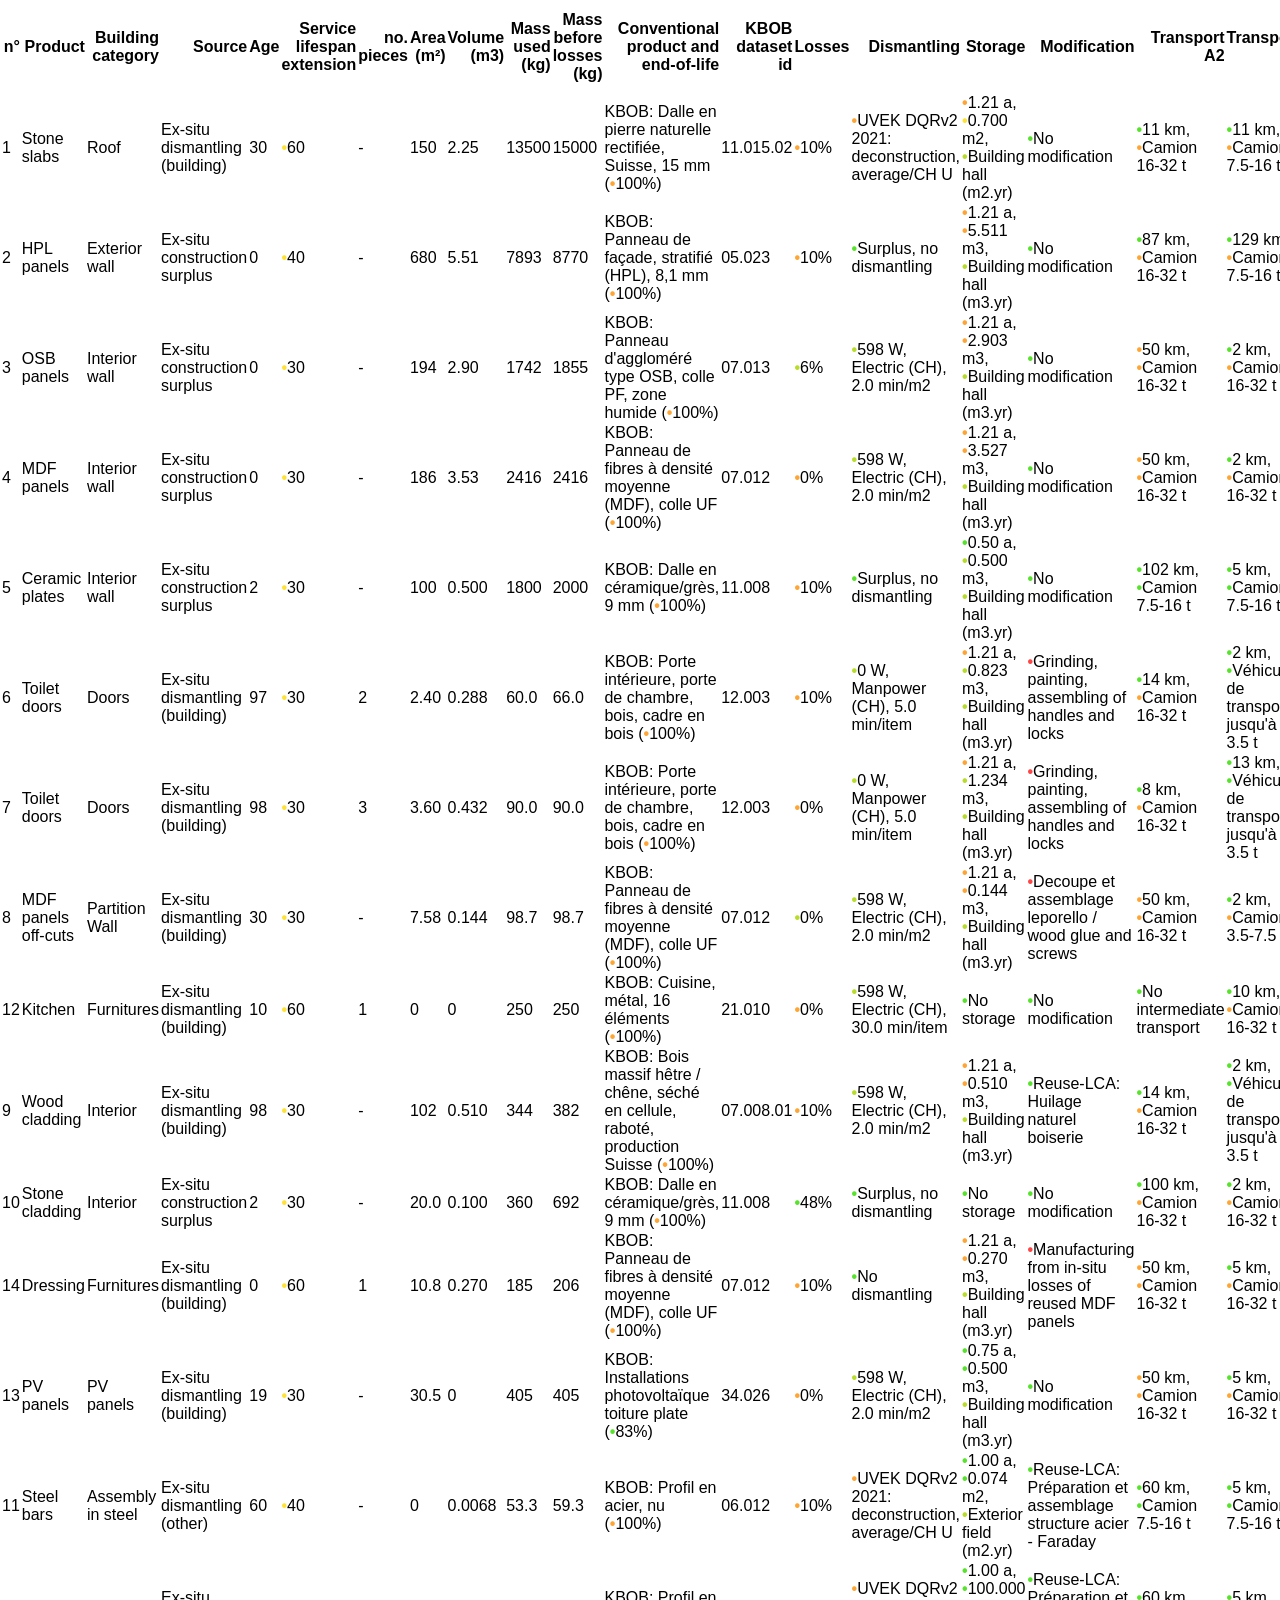
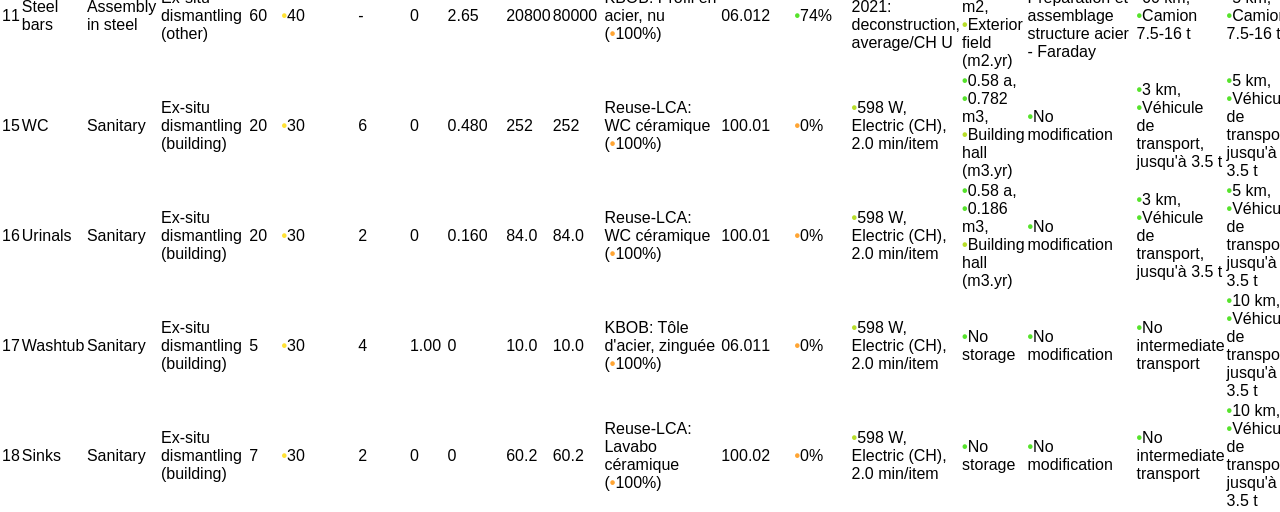
<file: html_tables/Faraday_cisbat_gwp_per_kg.html>
<!DOCTYPE html>
<html lang="en">
<head>
    <meta charset="UTF-8">
    <title>ReuseLCA - Primeo Energy Cosmos case study</title>
    <link rel="stylesheet" href="../style.css" type="text/css">
    <link href="https://cdn.datatables.net/1.13.4/css/jquery.dataTables.min.css" rel="stylesheet"/>
    <link href="https://cdn.datatables.net/buttons/2.3.6/css/buttons.dataTables.min.css" rel="stylesheet"/>
    <link href="https://cdn.datatables.net/colreorder/1.6.2/css/colReorder.dataTables.min.css" rel="stylesheet"/>
    <link href="https://cdn.datatables.net/responsive/2.4.1/css/responsive.dataTables.min.css" rel="stylesheet"/>
</head>
<table class="display" id="myTable">
  <thead>
    <tr style="text-align: right;">
      <th>n°</th>
      <th>Product</th>
      <th>Building category</th>
      <th>Source</th>
      <th>Age</th>
      <th>Service lifespan extension</th>
      <th>no. pieces</th>
      <th>Area (m²)</th>
      <th>Volume (m3)</th>
      <th>Mass used (kg)</th>
      <th>Mass before losses (kg)</th>
      <th>Conventional product and end-of-life</th>
      <th>KBOB dataset id</th>
      <th>Losses</th>
      <th>Dismantling</th>
      <th>Storage</th>
      <th>Modification</th>
      <th>Transport A2</th>
      <th>Transport A4</th>
      <th>GWP: Dismantling (A1)</th>
      <th>GWP: Storage (A3)</th>
      <th>GWP: Modification (A3)</th>
      <th>GWP: Losses (A3)</th>
      <th>GWP: Transport (A2)</th>
      <th>GWP: Transport (A4)</th>
      <th>GWP: Total reuse (A1-A4)</th>
      <th>GWP: Conventional equivalent (A1-A4)</th>
      <th>GWP: Avoided, production</th>
      <th>GWP: Avoided, waste treatment</th>
      <th>GWP: Avoided, total</th>
      <th>GWP: difference in production (%)</th>
    </tr>
  </thead>
  <tbody>
    <tr>
      <td>1</td>
      <td>Stone slabs</td>
      <td>Roof</td>
      <td>Ex-situ dismantling (building)</td>
      <td>30</td>
      <td><span style="color: #ffe234;" class="data-rating-dot"><b>&bull;</b></span>60</td>
      <td>-</td>
      <td>150</td>
      <td>2.25</td>
      <td>13500</td>
      <td>15000</td>
      <td>KBOB: Dalle en pierre naturelle rectifiée, Suisse, 15 mm (<span style="color: #ffa534;" class="data-rating-dot"><b>&bull;</b></span>100%)</td>
      <td>11.015.02</td>
      <td><span style="color: #ffa534;" class="data-rating-dot"><b>&bull;</b></span>10%</td>
      <td><span style="color: #ffa534;" class="data-rating-dot"><b>&bull;</b></span>UVEK DQRv2 2021: deconstruction, average/CH U</td>
      <td><span style="color: #ffa534;" class="data-rating-dot"><b>&bull;</b></span>1.21 a, <span style="color: #ffe234;" class="data-rating-dot"><b>&bull;</b></span>0.700 m2, <span style="color: #b7dd29;" class="data-rating-dot"><b>&bull;</b></span>Building hall (m2.yr)</td>
      <td><span style="color: #57e32c;" class="data-rating-dot"><b>&bull;</b></span>No modification</td>
      <td><span style="color: #57e32c;" class="data-rating-dot"><b>&bull;</b></span>11 km, <span style="color: #ffa534;" class="data-rating-dot"><b>&bull;</b></span>Camion 16-32 t</td>
      <td><span style="color: #57e32c;" class="data-rating-dot"><b>&bull;</b></span>11 km, <span style="color: #ffa534;" class="data-rating-dot"><b>&bull;</b></span>Camion 7.5-16 t</td>
      <td>0.0074</td>
      <td>0.0002</td>
      <td>0</td>
      <td>0.0006</td>
      <td>0.0023</td>
      <td>0.0025</td>
      <td>0.013</td>
      <td>0.152</td>
      <td>-0.133</td>
      <td>-0.0058</td>
      <td>-0.139</td>
      <td>-91%</td>
    </tr>
    <tr>
      <td>2</td>
      <td>HPL panels</td>
      <td>Exterior wall</td>
      <td>Ex-situ construction surplus</td>
      <td>0</td>
      <td><span style="color: #ffe234;" class="data-rating-dot"><b>&bull;</b></span>40</td>
      <td>-</td>
      <td>680</td>
      <td>5.51</td>
      <td>7893</td>
      <td>8770</td>
      <td>KBOB: Panneau de façade, stratifié (HPL), 8,1 mm (<span style="color: #ffa534;" class="data-rating-dot"><b>&bull;</b></span>100%)</td>
      <td>05.023</td>
      <td><span style="color: #ffa534;" class="data-rating-dot"><b>&bull;</b></span>10%</td>
      <td><span style="color: #57e32c;" class="data-rating-dot"><b>&bull;</b></span>Surplus, no dismantling</td>
      <td><span style="color: #ffa534;" class="data-rating-dot"><b>&bull;</b></span>1.21 a, <span style="color: #ffa534;" class="data-rating-dot"><b>&bull;</b></span>5.511 m3, <span style="color: #b7dd29;" class="data-rating-dot"><b>&bull;</b></span>Building hall (m3.yr)</td>
      <td><span style="color: #57e32c;" class="data-rating-dot"><b>&bull;</b></span>No modification</td>
      <td><span style="color: #57e32c;" class="data-rating-dot"><b>&bull;</b></span>87 km, <span style="color: #ffa534;" class="data-rating-dot"><b>&bull;</b></span>Camion 16-32 t</td>
      <td><span style="color: #57e32c;" class="data-rating-dot"><b>&bull;</b></span>129 km, <span style="color: #ffa534;" class="data-rating-dot"><b>&bull;</b></span>Camion 7.5-16 t</td>
      <td>0</td>
      <td>0.0014</td>
      <td>0</td>
      <td>0.121</td>
      <td>0.018</td>
      <td>0.030</td>
      <td>0.170</td>
      <td>2.89</td>
      <td>-2.74</td>
      <td>-1.09</td>
      <td>-3.83</td>
      <td>-94%</td>
    </tr>
    <tr>
      <td>3</td>
      <td>OSB panels</td>
      <td>Interior wall</td>
      <td>Ex-situ construction surplus</td>
      <td>0</td>
      <td><span style="color: #ffe234;" class="data-rating-dot"><b>&bull;</b></span>30</td>
      <td>-</td>
      <td>194</td>
      <td>2.90</td>
      <td>1742</td>
      <td>1855</td>
      <td>KBOB: Panneau d'aggloméré type OSB, colle PF, zone humide (<span style="color: #ffa534;" class="data-rating-dot"><b>&bull;</b></span>100%)</td>
      <td>07.013</td>
      <td><span style="color: #b7dd29;" class="data-rating-dot"><b>&bull;</b></span>6%</td>
      <td><span style="color: #b7dd29;" class="data-rating-dot"><b>&bull;</b></span>598 W, Electric (CH), 2.0 min/m2</td>
      <td><span style="color: #ffa534;" class="data-rating-dot"><b>&bull;</b></span>1.21 a, <span style="color: #ffa534;" class="data-rating-dot"><b>&bull;</b></span>2.903 m3, <span style="color: #b7dd29;" class="data-rating-dot"><b>&bull;</b></span>Building hall (m3.yr)</td>
      <td><span style="color: #57e32c;" class="data-rating-dot"><b>&bull;</b></span>No modification</td>
      <td><span style="color: #ffa534;" class="data-rating-dot"><b>&bull;</b></span>50 km, <span style="color: #ffa534;" class="data-rating-dot"><b>&bull;</b></span>Camion 16-32 t</td>
      <td><span style="color: #57e32c;" class="data-rating-dot"><b>&bull;</b></span>2 km, <span style="color: #ffa534;" class="data-rating-dot"><b>&bull;</b></span>Camion 16-32 t</td>
      <td>0.0003</td>
      <td>0.0034</td>
      <td>0</td>
      <td>0.0052</td>
      <td>0.0097</td>
      <td>0.0004</td>
      <td>0.019</td>
      <td>0.494</td>
      <td>-0.466</td>
      <td>-0.080</td>
      <td>-0.546</td>
      <td>-96%</td>
    </tr>
    <tr>
      <td>4</td>
      <td>MDF panels</td>
      <td>Interior wall</td>
      <td>Ex-situ construction surplus</td>
      <td>0</td>
      <td><span style="color: #ffe234;" class="data-rating-dot"><b>&bull;</b></span>30</td>
      <td>-</td>
      <td>186</td>
      <td>3.53</td>
      <td>2416</td>
      <td>2416</td>
      <td>KBOB: Panneau de fibres à densité moyenne (MDF), colle UF (<span style="color: #ffa534;" class="data-rating-dot"><b>&bull;</b></span>100%)</td>
      <td>07.012</td>
      <td><span style="color: #ffa534;" class="data-rating-dot"><b>&bull;</b></span>0%</td>
      <td><span style="color: #b7dd29;" class="data-rating-dot"><b>&bull;</b></span>598 W, Electric (CH), 2.0 min/m2</td>
      <td><span style="color: #ffa534;" class="data-rating-dot"><b>&bull;</b></span>1.21 a, <span style="color: #ffa534;" class="data-rating-dot"><b>&bull;</b></span>3.527 m3, <span style="color: #b7dd29;" class="data-rating-dot"><b>&bull;</b></span>Building hall (m3.yr)</td>
      <td><span style="color: #57e32c;" class="data-rating-dot"><b>&bull;</b></span>No modification</td>
      <td><span style="color: #ffa534;" class="data-rating-dot"><b>&bull;</b></span>50 km, <span style="color: #ffa534;" class="data-rating-dot"><b>&bull;</b></span>Camion 16-32 t</td>
      <td><span style="color: #57e32c;" class="data-rating-dot"><b>&bull;</b></span>2 km, <span style="color: #ffa534;" class="data-rating-dot"><b>&bull;</b></span>Camion 16-32 t</td>
      <td>0.0002</td>
      <td>0.0030</td>
      <td>0</td>
      <td>0</td>
      <td>0.0092</td>
      <td>0.0004</td>
      <td>0.013</td>
      <td>0.865</td>
      <td>-0.844</td>
      <td>-0.100</td>
      <td>-0.944</td>
      <td>-98%</td>
    </tr>
    <tr>
      <td>5</td>
      <td>Ceramic plates</td>
      <td>Interior wall</td>
      <td>Ex-situ construction surplus</td>
      <td>2</td>
      <td><span style="color: #ffe234;" class="data-rating-dot"><b>&bull;</b></span>30</td>
      <td>-</td>
      <td>100</td>
      <td>0.500</td>
      <td>1800</td>
      <td>2000</td>
      <td>KBOB: Dalle en céramique/grès, 9 mm (<span style="color: #ffa534;" class="data-rating-dot"><b>&bull;</b></span>100%)</td>
      <td>11.008</td>
      <td><span style="color: #ffa534;" class="data-rating-dot"><b>&bull;</b></span>10%</td>
      <td><span style="color: #57e32c;" class="data-rating-dot"><b>&bull;</b></span>Surplus, no dismantling</td>
      <td><span style="color: #57e32c;" class="data-rating-dot"><b>&bull;</b></span>0.50 a, <span style="color: #b7dd29;" class="data-rating-dot"><b>&bull;</b></span>0.500 m3, <span style="color: #b7dd29;" class="data-rating-dot"><b>&bull;</b></span>Building hall (m3.yr)</td>
      <td><span style="color: #57e32c;" class="data-rating-dot"><b>&bull;</b></span>No modification</td>
      <td><span style="color: #57e32c;" class="data-rating-dot"><b>&bull;</b></span>102 km, <span style="color: #57e32c;" class="data-rating-dot"><b>&bull;</b></span>Camion 7.5-16 t</td>
      <td><span style="color: #57e32c;" class="data-rating-dot"><b>&bull;</b></span>5 km, <span style="color: #57e32c;" class="data-rating-dot"><b>&bull;</b></span>Camion 7.5-16 t</td>
      <td>0</td>
      <td>0.0002</td>
      <td>0</td>
      <td>0.026</td>
      <td>0.026</td>
      <td>0.0012</td>
      <td>0.053</td>
      <td>0.792</td>
      <td>-0.731</td>
      <td>-0.231</td>
      <td>-0.962</td>
      <td>-93%</td>
    </tr>
    <tr>
      <td>6</td>
      <td>Toilet doors</td>
      <td>Doors</td>
      <td>Ex-situ dismantling (building)</td>
      <td>97</td>
      <td><span style="color: #ffe234;" class="data-rating-dot"><b>&bull;</b></span>30</td>
      <td>2</td>
      <td>2.40</td>
      <td>0.288</td>
      <td>60.0</td>
      <td>66.0</td>
      <td>KBOB: Porte intérieure, porte de chambre, bois, cadre en bois (<span style="color: #ffa534;" class="data-rating-dot"><b>&bull;</b></span>100%)</td>
      <td>12.003</td>
      <td><span style="color: #ffa534;" class="data-rating-dot"><b>&bull;</b></span>10%</td>
      <td><span style="color: #b7dd29;" class="data-rating-dot"><b>&bull;</b></span>0 W, Manpower (CH), 5.0 min/item</td>
      <td><span style="color: #ffa534;" class="data-rating-dot"><b>&bull;</b></span>1.21 a, <span style="color: #b7dd29;" class="data-rating-dot"><b>&bull;</b></span>0.823 m3, <span style="color: #b7dd29;" class="data-rating-dot"><b>&bull;</b></span>Building hall (m3.yr)</td>
      <td><span style="color: #ff4545;" class="data-rating-dot"><b>&bull;</b></span>Grinding, painting, assembling of handles and locks</td>
      <td><span style="color: #57e32c;" class="data-rating-dot"><b>&bull;</b></span>14 km, <span style="color: #ffa534;" class="data-rating-dot"><b>&bull;</b></span>Camion 16-32 t</td>
      <td><span style="color: #57e32c;" class="data-rating-dot"><b>&bull;</b></span>2 km, <span style="color: #57e32c;" class="data-rating-dot"><b>&bull;</b></span>Véhicule de transport, jusqu'à 3.5 t</td>
      <td>0</td>
      <td>0.028</td>
      <td>0</td>
      <td>0.024</td>
      <td>0.0028</td>
      <td>0.0035</td>
      <td>0.059</td>
      <td>1.09</td>
      <td>-1.02</td>
      <td>-0.216</td>
      <td>-1.24</td>
      <td>-95%</td>
    </tr>
    <tr>
      <td>7</td>
      <td>Toilet doors</td>
      <td>Doors</td>
      <td>Ex-situ dismantling (building)</td>
      <td>98</td>
      <td><span style="color: #ffe234;" class="data-rating-dot"><b>&bull;</b></span>30</td>
      <td>3</td>
      <td>3.60</td>
      <td>0.432</td>
      <td>90.0</td>
      <td>90.0</td>
      <td>KBOB: Porte intérieure, porte de chambre, bois, cadre en bois (<span style="color: #ffa534;" class="data-rating-dot"><b>&bull;</b></span>100%)</td>
      <td>12.003</td>
      <td><span style="color: #ffa534;" class="data-rating-dot"><b>&bull;</b></span>0%</td>
      <td><span style="color: #b7dd29;" class="data-rating-dot"><b>&bull;</b></span>0 W, Manpower (CH), 5.0 min/item</td>
      <td><span style="color: #ffa534;" class="data-rating-dot"><b>&bull;</b></span>1.21 a, <span style="color: #b7dd29;" class="data-rating-dot"><b>&bull;</b></span>1.234 m3, <span style="color: #b7dd29;" class="data-rating-dot"><b>&bull;</b></span>Building hall (m3.yr)</td>
      <td><span style="color: #ff4545;" class="data-rating-dot"><b>&bull;</b></span>Grinding, painting, assembling of handles and locks</td>
      <td><span style="color: #57e32c;" class="data-rating-dot"><b>&bull;</b></span>8 km, <span style="color: #ffa534;" class="data-rating-dot"><b>&bull;</b></span>Camion 16-32 t</td>
      <td><span style="color: #57e32c;" class="data-rating-dot"><b>&bull;</b></span>13 km, <span style="color: #57e32c;" class="data-rating-dot"><b>&bull;</b></span>Véhicule de transport, jusqu'à 3.5 t</td>
      <td>0</td>
      <td>0.028</td>
      <td>0</td>
      <td>0</td>
      <td>0.0015</td>
      <td>0.023</td>
      <td>0.053</td>
      <td>1.09</td>
      <td>-1.05</td>
      <td>-0.216</td>
      <td>-1.27</td>
      <td>-95%</td>
    </tr>
    <tr>
      <td>8</td>
      <td>MDF panels off-cuts</td>
      <td>Partition Wall</td>
      <td>Ex-situ dismantling (building)</td>
      <td>30</td>
      <td><span style="color: #ffe234;" class="data-rating-dot"><b>&bull;</b></span>30</td>
      <td>-</td>
      <td>7.58</td>
      <td>0.144</td>
      <td>98.7</td>
      <td>98.7</td>
      <td>KBOB: Panneau de fibres à densité moyenne (MDF), colle UF (<span style="color: #ffa534;" class="data-rating-dot"><b>&bull;</b></span>100%)</td>
      <td>07.012</td>
      <td><span style="color: #b7dd29;" class="data-rating-dot"><b>&bull;</b></span>0%</td>
      <td><span style="color: #b7dd29;" class="data-rating-dot"><b>&bull;</b></span>598 W, Electric (CH), 2.0 min/m2</td>
      <td><span style="color: #ffa534;" class="data-rating-dot"><b>&bull;</b></span>1.21 a, <span style="color: #ffa534;" class="data-rating-dot"><b>&bull;</b></span>0.144 m3, <span style="color: #b7dd29;" class="data-rating-dot"><b>&bull;</b></span>Building hall (m3.yr)</td>
      <td><span style="color: #ff4545;" class="data-rating-dot"><b>&bull;</b></span>Decoupe et assemblage leporello / wood glue and screws</td>
      <td><span style="color: #ffa534;" class="data-rating-dot"><b>&bull;</b></span>50 km, <span style="color: #ffa534;" class="data-rating-dot"><b>&bull;</b></span>Camion 16-32 t</td>
      <td><span style="color: #57e32c;" class="data-rating-dot"><b>&bull;</b></span>2 km, <span style="color: #ffa534;" class="data-rating-dot"><b>&bull;</b></span>Camion 3.5-7.5 t</td>
      <td>0.0002</td>
      <td>0.0030</td>
      <td>0</td>
      <td>0</td>
      <td>0.0092</td>
      <td>0.0011</td>
      <td>0.013</td>
      <td>0.865</td>
      <td>-0.844</td>
      <td>-0.100</td>
      <td>-0.944</td>
      <td>-98%</td>
    </tr>
    <tr>
      <td>12</td>
      <td>Kitchen</td>
      <td>Furnitures</td>
      <td>Ex-situ dismantling (building)</td>
      <td>10</td>
      <td><span style="color: #ffe234;" class="data-rating-dot"><b>&bull;</b></span>60</td>
      <td>1</td>
      <td>0</td>
      <td>0</td>
      <td>250</td>
      <td>250</td>
      <td>KBOB: Cuisine, métal, 16 éléments (<span style="color: #ffa534;" class="data-rating-dot"><b>&bull;</b></span>100%)</td>
      <td>21.010</td>
      <td><span style="color: #ffa534;" class="data-rating-dot"><b>&bull;</b></span>0%</td>
      <td><span style="color: #b7dd29;" class="data-rating-dot"><b>&bull;</b></span>598 W, Electric (CH), 30.0 min/item</td>
      <td><span style="color: #57e32c;" class="data-rating-dot"><b>&bull;</b></span>No storage</td>
      <td><span style="color: #57e32c;" class="data-rating-dot"><b>&bull;</b></span>No modification</td>
      <td><span style="color: #57e32c;" class="data-rating-dot"><b>&bull;</b></span>No intermediate transport</td>
      <td><span style="color: #57e32c;" class="data-rating-dot"><b>&bull;</b></span>10 km, <span style="color: #ffa534;" class="data-rating-dot"><b>&bull;</b></span>Camion 16-32 t</td>
      <td>0.0001</td>
      <td>0</td>
      <td>0</td>
      <td>0</td>
      <td>0</td>
      <td>0.0018</td>
      <td>0.0019</td>
      <td>10.9</td>
      <td>-10.9</td>
      <td>-0.204</td>
      <td>-11.1</td>
      <td>-100%</td>
    </tr>
    <tr>
      <td>9</td>
      <td>Wood cladding</td>
      <td>Interior</td>
      <td>Ex-situ dismantling (building)</td>
      <td>98</td>
      <td><span style="color: #ffe234;" class="data-rating-dot"><b>&bull;</b></span>30</td>
      <td>-</td>
      <td>102</td>
      <td>0.510</td>
      <td>344</td>
      <td>382</td>
      <td>KBOB: Bois massif hêtre / chêne, séché en cellule, raboté, production Suisse (<span style="color: #ffa534;" class="data-rating-dot"><b>&bull;</b></span>100%)</td>
      <td>07.008.01</td>
      <td><span style="color: #ffa534;" class="data-rating-dot"><b>&bull;</b></span>10%</td>
      <td><span style="color: #b7dd29;" class="data-rating-dot"><b>&bull;</b></span>598 W, Electric (CH), 2.0 min/m2</td>
      <td><span style="color: #ffa534;" class="data-rating-dot"><b>&bull;</b></span>1.21 a, <span style="color: #ffa534;" class="data-rating-dot"><b>&bull;</b></span>0.510 m3, <span style="color: #b7dd29;" class="data-rating-dot"><b>&bull;</b></span>Building hall (m3.yr)</td>
      <td><span style="color: #57e32c;" class="data-rating-dot"><b>&bull;</b></span>Reuse-LCA: Huilage naturel boiserie</td>
      <td><span style="color: #57e32c;" class="data-rating-dot"><b>&bull;</b></span>14 km, <span style="color: #ffa534;" class="data-rating-dot"><b>&bull;</b></span>Camion 16-32 t</td>
      <td><span style="color: #57e32c;" class="data-rating-dot"><b>&bull;</b></span>2 km, <span style="color: #57e32c;" class="data-rating-dot"><b>&bull;</b></span>Véhicule de transport, jusqu'à 3.5 t</td>
      <td>0.0007</td>
      <td>0.0030</td>
      <td>0.044</td>
      <td>0.0044</td>
      <td>0.0028</td>
      <td>0.0035</td>
      <td>0.059</td>
      <td>0.093</td>
      <td>-0.028</td>
      <td>-0.039</td>
      <td>-0.068</td>
      <td>-36%</td>
    </tr>
    <tr>
      <td>10</td>
      <td>Stone cladding</td>
      <td>Interior</td>
      <td>Ex-situ construction surplus</td>
      <td>2</td>
      <td><span style="color: #ffe234;" class="data-rating-dot"><b>&bull;</b></span>30</td>
      <td>-</td>
      <td>20.0</td>
      <td>0.100</td>
      <td>360</td>
      <td>692</td>
      <td>KBOB: Dalle en céramique/grès, 9 mm (<span style="color: #ffa534;" class="data-rating-dot"><b>&bull;</b></span>100%)</td>
      <td>11.008</td>
      <td><span style="color: #57e32c;" class="data-rating-dot"><b>&bull;</b></span>48%</td>
      <td><span style="color: #57e32c;" class="data-rating-dot"><b>&bull;</b></span>Surplus, no dismantling</td>
      <td><span style="color: #57e32c;" class="data-rating-dot"><b>&bull;</b></span>No storage</td>
      <td><span style="color: #57e32c;" class="data-rating-dot"><b>&bull;</b></span>No modification</td>
      <td><span style="color: #57e32c;" class="data-rating-dot"><b>&bull;</b></span>100 km, <span style="color: #ffa534;" class="data-rating-dot"><b>&bull;</b></span>Camion 16-32 t</td>
      <td><span style="color: #57e32c;" class="data-rating-dot"><b>&bull;</b></span>2 km, <span style="color: #ffa534;" class="data-rating-dot"><b>&bull;</b></span>Camion 16-32 t</td>
      <td>0</td>
      <td>0</td>
      <td>0</td>
      <td>0.213</td>
      <td>0.035</td>
      <td>0.0004</td>
      <td>0.248</td>
      <td>0.792</td>
      <td>-0.535</td>
      <td>-0.231</td>
      <td>-0.766</td>
      <td>-69%</td>
    </tr>
    <tr>
      <td>14</td>
      <td>Dressing</td>
      <td>Furnitures</td>
      <td>Ex-situ dismantling (building)</td>
      <td>0</td>
      <td><span style="color: #ffe234;" class="data-rating-dot"><b>&bull;</b></span>60</td>
      <td>1</td>
      <td>10.8</td>
      <td>0.270</td>
      <td>185</td>
      <td>206</td>
      <td>KBOB: Panneau de fibres à densité moyenne (MDF), colle UF (<span style="color: #ffa534;" class="data-rating-dot"><b>&bull;</b></span>100%)</td>
      <td>07.012</td>
      <td><span style="color: #ffa534;" class="data-rating-dot"><b>&bull;</b></span>10%</td>
      <td><span style="color: #57e32c;" class="data-rating-dot"><b>&bull;</b></span>No dismantling</td>
      <td><span style="color: #ffa534;" class="data-rating-dot"><b>&bull;</b></span>1.21 a, <span style="color: #ffa534;" class="data-rating-dot"><b>&bull;</b></span>0.270 m3, <span style="color: #b7dd29;" class="data-rating-dot"><b>&bull;</b></span>Building hall (m3.yr)</td>
      <td><span style="color: #ff4545;" class="data-rating-dot"><b>&bull;</b></span>Manufacturing from in-situ losses of reused MDF panels</td>
      <td><span style="color: #ffa534;" class="data-rating-dot"><b>&bull;</b></span>50 km, <span style="color: #ffa534;" class="data-rating-dot"><b>&bull;</b></span>Camion 16-32 t</td>
      <td><span style="color: #57e32c;" class="data-rating-dot"><b>&bull;</b></span>5 km, <span style="color: #ffa534;" class="data-rating-dot"><b>&bull;</b></span>Camion 16-32 t</td>
      <td>0</td>
      <td>0.0030</td>
      <td>0</td>
      <td>0.011</td>
      <td>0.010</td>
      <td>0.0009</td>
      <td>0.025</td>
      <td>0.865</td>
      <td>-0.832</td>
      <td>-0.100</td>
      <td>-0.932</td>
      <td>-97%</td>
    </tr>
    <tr>
      <td>13</td>
      <td>PV panels</td>
      <td>PV panels</td>
      <td>Ex-situ dismantling (building)</td>
      <td>19</td>
      <td><span style="color: #ffe234;" class="data-rating-dot"><b>&bull;</b></span>30</td>
      <td>-</td>
      <td>30.5</td>
      <td>0</td>
      <td>405</td>
      <td>405</td>
      <td>KBOB: Installations photovoltaïque toiture plate (<span style="color: #57e32c;" class="data-rating-dot"><b>&bull;</b></span>83%)</td>
      <td>34.026</td>
      <td><span style="color: #ffa534;" class="data-rating-dot"><b>&bull;</b></span>0%</td>
      <td><span style="color: #b7dd29;" class="data-rating-dot"><b>&bull;</b></span>598 W, Electric (CH), 2.0 min/m2</td>
      <td><span style="color: #57e32c;" class="data-rating-dot"><b>&bull;</b></span>0.75 a, <span style="color: #57e32c;" class="data-rating-dot"><b>&bull;</b></span>0.500 m3, <span style="color: #b7dd29;" class="data-rating-dot"><b>&bull;</b></span>Building hall (m3.yr)</td>
      <td><span style="color: #57e32c;" class="data-rating-dot"><b>&bull;</b></span>No modification</td>
      <td><span style="color: #ffa534;" class="data-rating-dot"><b>&bull;</b></span>50 km, <span style="color: #ffa534;" class="data-rating-dot"><b>&bull;</b></span>Camion 16-32 t</td>
      <td><span style="color: #57e32c;" class="data-rating-dot"><b>&bull;</b></span>5 km, <span style="color: #ffa534;" class="data-rating-dot"><b>&bull;</b></span>Camion 16-32 t</td>
      <td>0.0002</td>
      <td>0.0016</td>
      <td>0</td>
      <td>0</td>
      <td>0.0091</td>
      <td>0.0009</td>
      <td>0.012</td>
      <td>9.47</td>
      <td>-7.84</td>
      <td>0</td>
      <td>-7.84</td>
      <td>-100%</td>
    </tr>
    <tr>
      <td>11</td>
      <td>Steel bars</td>
      <td>Assembly in steel</td>
      <td>Ex-situ dismantling (other)</td>
      <td>60</td>
      <td><span style="color: #ffe234;" class="data-rating-dot"><b>&bull;</b></span>40</td>
      <td>-</td>
      <td>0</td>
      <td>0.0068</td>
      <td>53.3</td>
      <td>59.3</td>
      <td>KBOB: Profil en acier, nu (<span style="color: #ffa534;" class="data-rating-dot"><b>&bull;</b></span>100%)</td>
      <td>06.012</td>
      <td><span style="color: #ffa534;" class="data-rating-dot"><b>&bull;</b></span>10%</td>
      <td><span style="color: #ffa534;" class="data-rating-dot"><b>&bull;</b></span>UVEK DQRv2 2021: deconstruction, average/CH U</td>
      <td><span style="color: #57e32c;" class="data-rating-dot"><b>&bull;</b></span>1.00 a, <span style="color: #57e32c;" class="data-rating-dot"><b>&bull;</b></span>0.074 m2, <span style="color: #b7dd29;" class="data-rating-dot"><b>&bull;</b></span>Exterior field (m2.yr)</td>
      <td><span style="color: #57e32c;" class="data-rating-dot"><b>&bull;</b></span>Reuse-LCA: Préparation et assemblage structure acier - Faraday</td>
      <td><span style="color: #57e32c;" class="data-rating-dot"><b>&bull;</b></span>60 km, <span style="color: #57e32c;" class="data-rating-dot"><b>&bull;</b></span>Camion 7.5-16 t</td>
      <td><span style="color: #57e32c;" class="data-rating-dot"><b>&bull;</b></span>5 km, <span style="color: #57e32c;" class="data-rating-dot"><b>&bull;</b></span>Camion 7.5-16 t</td>
      <td>0.0074</td>
      <td>0</td>
      <td>0.174</td>
      <td>0.0008</td>
      <td>0.015</td>
      <td>0.0012</td>
      <td>0.199</td>
      <td>0.740</td>
      <td>-0.533</td>
      <td>-0.0070</td>
      <td>-0.540</td>
      <td>-73%</td>
    </tr>
    <tr>
      <td>11</td>
      <td>Steel bars</td>
      <td>Assembly in steel</td>
      <td>Ex-situ dismantling (other)</td>
      <td>60</td>
      <td><span style="color: #ffe234;" class="data-rating-dot"><b>&bull;</b></span>40</td>
      <td>-</td>
      <td>0</td>
      <td>2.65</td>
      <td>20800</td>
      <td>80000</td>
      <td>KBOB: Profil en acier, nu (<span style="color: #ffa534;" class="data-rating-dot"><b>&bull;</b></span>100%)</td>
      <td>06.012</td>
      <td><span style="color: #57e32c;" class="data-rating-dot"><b>&bull;</b></span>74%</td>
      <td><span style="color: #ffa534;" class="data-rating-dot"><b>&bull;</b></span>UVEK DQRv2 2021: deconstruction, average/CH U</td>
      <td><span style="color: #57e32c;" class="data-rating-dot"><b>&bull;</b></span>1.00 a, <span style="color: #57e32c;" class="data-rating-dot"><b>&bull;</b></span>100.000 m2, <span style="color: #b7dd29;" class="data-rating-dot"><b>&bull;</b></span>Exterior field (m2.yr)</td>
      <td><span style="color: #57e32c;" class="data-rating-dot"><b>&bull;</b></span>Reuse-LCA: Préparation et assemblage structure acier - Faraday</td>
      <td><span style="color: #57e32c;" class="data-rating-dot"><b>&bull;</b></span>60 km, <span style="color: #57e32c;" class="data-rating-dot"><b>&bull;</b></span>Camion 7.5-16 t</td>
      <td><span style="color: #57e32c;" class="data-rating-dot"><b>&bull;</b></span>5 km, <span style="color: #57e32c;" class="data-rating-dot"><b>&bull;</b></span>Camion 7.5-16 t</td>
      <td>0.026</td>
      <td>0</td>
      <td>0.174</td>
      <td>0.020</td>
      <td>0.054</td>
      <td>0.0012</td>
      <td>0.274</td>
      <td>0.740</td>
      <td>-0.458</td>
      <td>-0.0070</td>
      <td>-0.465</td>
      <td>-63%</td>
    </tr>
    <tr>
      <td>15</td>
      <td>WC</td>
      <td>Sanitary</td>
      <td>Ex-situ dismantling (building)</td>
      <td>20</td>
      <td><span style="color: #ffe234;" class="data-rating-dot"><b>&bull;</b></span>30</td>
      <td>6</td>
      <td>0</td>
      <td>0.480</td>
      <td>252</td>
      <td>252</td>
      <td>Reuse-LCA: WC céramique (<span style="color: #ffa534;" class="data-rating-dot"><b>&bull;</b></span>100%)</td>
      <td>100.01</td>
      <td><span style="color: #ffa534;" class="data-rating-dot"><b>&bull;</b></span>0%</td>
      <td><span style="color: #b7dd29;" class="data-rating-dot"><b>&bull;</b></span>598 W, Electric (CH), 2.0 min/item</td>
      <td><span style="color: #57e32c;" class="data-rating-dot"><b>&bull;</b></span>0.58 a, <span style="color: #57e32c;" class="data-rating-dot"><b>&bull;</b></span>0.782 m3, <span style="color: #b7dd29;" class="data-rating-dot"><b>&bull;</b></span>Building hall (m3.yr)</td>
      <td><span style="color: #57e32c;" class="data-rating-dot"><b>&bull;</b></span>No modification</td>
      <td><span style="color: #57e32c;" class="data-rating-dot"><b>&bull;</b></span>3 km, <span style="color: #57e32c;" class="data-rating-dot"><b>&bull;</b></span>Véhicule de transport, jusqu'à 3.5 t</td>
      <td><span style="color: #57e32c;" class="data-rating-dot"><b>&bull;</b></span>5 km, <span style="color: #57e32c;" class="data-rating-dot"><b>&bull;</b></span>Véhicule de transport, jusqu'à 3.5 t</td>
      <td>0.0001</td>
      <td>0.0031</td>
      <td>0</td>
      <td>0</td>
      <td>0.0065</td>
      <td>0.0089</td>
      <td>0.019</td>
      <td>2.46</td>
      <td>-2.44</td>
      <td>-0.014</td>
      <td>-2.46</td>
      <td>-99%</td>
    </tr>
    <tr>
      <td>16</td>
      <td>Urinals</td>
      <td>Sanitary</td>
      <td>Ex-situ dismantling (building)</td>
      <td>20</td>
      <td><span style="color: #ffe234;" class="data-rating-dot"><b>&bull;</b></span>30</td>
      <td>2</td>
      <td>0</td>
      <td>0.160</td>
      <td>84.0</td>
      <td>84.0</td>
      <td>Reuse-LCA: WC céramique (<span style="color: #ffa534;" class="data-rating-dot"><b>&bull;</b></span>100%)</td>
      <td>100.01</td>
      <td><span style="color: #ffa534;" class="data-rating-dot"><b>&bull;</b></span>0%</td>
      <td><span style="color: #b7dd29;" class="data-rating-dot"><b>&bull;</b></span>598 W, Electric (CH), 2.0 min/item</td>
      <td><span style="color: #57e32c;" class="data-rating-dot"><b>&bull;</b></span>0.58 a, <span style="color: #57e32c;" class="data-rating-dot"><b>&bull;</b></span>0.186 m3, <span style="color: #b7dd29;" class="data-rating-dot"><b>&bull;</b></span>Building hall (m3.yr)</td>
      <td><span style="color: #57e32c;" class="data-rating-dot"><b>&bull;</b></span>No modification</td>
      <td><span style="color: #57e32c;" class="data-rating-dot"><b>&bull;</b></span>3 km, <span style="color: #57e32c;" class="data-rating-dot"><b>&bull;</b></span>Véhicule de transport, jusqu'à 3.5 t</td>
      <td><span style="color: #57e32c;" class="data-rating-dot"><b>&bull;</b></span>5 km, <span style="color: #57e32c;" class="data-rating-dot"><b>&bull;</b></span>Véhicule de transport, jusqu'à 3.5 t</td>
      <td>0.0001</td>
      <td>0.0022</td>
      <td>0</td>
      <td>0</td>
      <td>0.0065</td>
      <td>0.0089</td>
      <td>0.018</td>
      <td>2.46</td>
      <td>-2.44</td>
      <td>-0.014</td>
      <td>-2.46</td>
      <td>-99%</td>
    </tr>
    <tr>
      <td>17</td>
      <td>Washtub</td>
      <td>Sanitary</td>
      <td>Ex-situ dismantling (building)</td>
      <td>5</td>
      <td><span style="color: #ffe234;" class="data-rating-dot"><b>&bull;</b></span>30</td>
      <td>4</td>
      <td>1.00</td>
      <td>0</td>
      <td>10.0</td>
      <td>10.0</td>
      <td>KBOB: Tôle d'acier, zinguée (<span style="color: #ffa534;" class="data-rating-dot"><b>&bull;</b></span>100%)</td>
      <td>06.011</td>
      <td><span style="color: #ffa534;" class="data-rating-dot"><b>&bull;</b></span>0%</td>
      <td><span style="color: #b7dd29;" class="data-rating-dot"><b>&bull;</b></span>598 W, Electric (CH), 2.0 min/item</td>
      <td><span style="color: #57e32c;" class="data-rating-dot"><b>&bull;</b></span>No storage</td>
      <td><span style="color: #57e32c;" class="data-rating-dot"><b>&bull;</b></span>No modification</td>
      <td><span style="color: #57e32c;" class="data-rating-dot"><b>&bull;</b></span>No intermediate transport</td>
      <td><span style="color: #57e32c;" class="data-rating-dot"><b>&bull;</b></span>10 km, <span style="color: #57e32c;" class="data-rating-dot"><b>&bull;</b></span>Véhicule de transport, jusqu'à 3.5 t</td>
      <td>0.0002</td>
      <td>0</td>
      <td>0</td>
      <td>0</td>
      <td>0</td>
      <td>0.017</td>
      <td>0.018</td>
      <td>4.50</td>
      <td>-4.49</td>
      <td>-0.0070</td>
      <td>-4.50</td>
      <td>-100%</td>
    </tr>
    <tr>
      <td>18</td>
      <td>Sinks</td>
      <td>Sanitary</td>
      <td>Ex-situ dismantling (building)</td>
      <td>7</td>
      <td><span style="color: #ffe234;" class="data-rating-dot"><b>&bull;</b></span>30</td>
      <td>2</td>
      <td>0</td>
      <td>0</td>
      <td>60.2</td>
      <td>60.2</td>
      <td>Reuse-LCA: Lavabo céramique (<span style="color: #ffa534;" class="data-rating-dot"><b>&bull;</b></span>100%)</td>
      <td>100.02</td>
      <td><span style="color: #ffa534;" class="data-rating-dot"><b>&bull;</b></span>0%</td>
      <td><span style="color: #b7dd29;" class="data-rating-dot"><b>&bull;</b></span>598 W, Electric (CH), 2.0 min/item</td>
      <td><span style="color: #57e32c;" class="data-rating-dot"><b>&bull;</b></span>No storage</td>
      <td><span style="color: #57e32c;" class="data-rating-dot"><b>&bull;</b></span>No modification</td>
      <td><span style="color: #57e32c;" class="data-rating-dot"><b>&bull;</b></span>No intermediate transport</td>
      <td><span style="color: #57e32c;" class="data-rating-dot"><b>&bull;</b></span>10 km, <span style="color: #57e32c;" class="data-rating-dot"><b>&bull;</b></span>Véhicule de transport, jusqu'à 3.5 t</td>
      <td>0.0001</td>
      <td>0</td>
      <td>0</td>
      <td>0</td>
      <td>0</td>
      <td>0.017</td>
      <td>0.017</td>
      <td>2.35</td>
      <td>-2.34</td>
      <td>-0.013</td>
      <td>-2.35</td>
      <td>-99%</td>
    </tr>
  </tbody>
</table>
<script src="https://code.jquery.com/jquery-3.6.0.min.js"></script>
<script src="https://cdn.datatables.net/1.13.4/css/jquery.dataTables.min.css"></script>
<script src="https://cdn.datatables.net/buttons/2.3.6/css/buttons.dataTables.min.css"></script>
<script src="https://cdn.datatables.net/1.13.4/js/jquery.dataTables.min.js"></script>
<script src="https://cdn.datatables.net/buttons/2.3.6/js/dataTables.buttons.min.js"></script>
<script src="https://cdn.datatables.net/buttons/2.3.6/js/buttons.colVis.min.js"></script>
<script src="https://cdn.datatables.net/buttons/2.3.6/js/buttons.html5.min.js"></script>
<script src="https://cdn.datatables.net/colreorder/1.6.2/js/dataTables.colReorder.min.js"></script>
<script src="https://cdn.datatables.net/responsive/2.4.1/js/dataTables.responsive.min.js"></script>
<script>
    $(document).ready(function() {
      $('#myTable').DataTable({
    // DataTables configuration options
        responsive: true,
        scrollY: '500px',
        "autoWidth": true,
        // fixedColumns: {
        // left: 2
        // },
        // scrollX: true,
        // scrollCollapse: true,
        dom: 'Bfrtip',
        buttons: [
                {
                  attr: {
                    class: 'info-button'
                  },
                  extend: 'colvis',
                  collectionLayout: 'fixed columns',
                  collectionTitle: 'Column visibility control',
                  text: '&#128269; Column visibility'
                },
                {
                  attr: {
                    class: 'info-button'
                  },
                extend: 'colvisGroup',
                text: '&#128269; Show all',
                show: ':hidden'
                },
            {
                  attr: {
                    class: 'info-button'
                  },
                extend: 'colvisGroup',
                text: '&#128269; Supply-chain',
                show: [0,1,3,8,10,12,13,14,15,16,17],
                hide: [2,4,5,6,7,9,11,18,19,20,21,22,23,24,25,26,27,28,29]
            },
            {
                  attr: {
                    class: 'info-button'
                  },
                extend: 'colvisGroup',
                text: "&#128269; Product's GHG emissions",
                show: [0,1,3,8,10,12,18,19,20,21,22,23,24,25,29],
                hide: [2,4,5,6,7,9,11,13,14,15,16,17,26,27,28]
            },
            {
                  attr: {
                    class: 'info-button'
                  },
                extend: 'colvisGroup',
                text: '&#128269; Avoided GHG emissions',
                show: [0,1,3,5,8,10,12,24,25,26,27,28],
                hide: [2,4,6,7,9,11,13,14,15,16,17,18,19,20,21,22,23,29]
            },
            {
                  attr: {
                    class: 'info-button'
                  },
                extend: 'copy',
              text:'&#128203; Copy'
            },
            {
                  attr: {
                    class: 'info-button'
                  },
                extend: 'csv',
                text: '&#128229; Download CSV',
            },
            ]
      });
    });
</script>
</file>
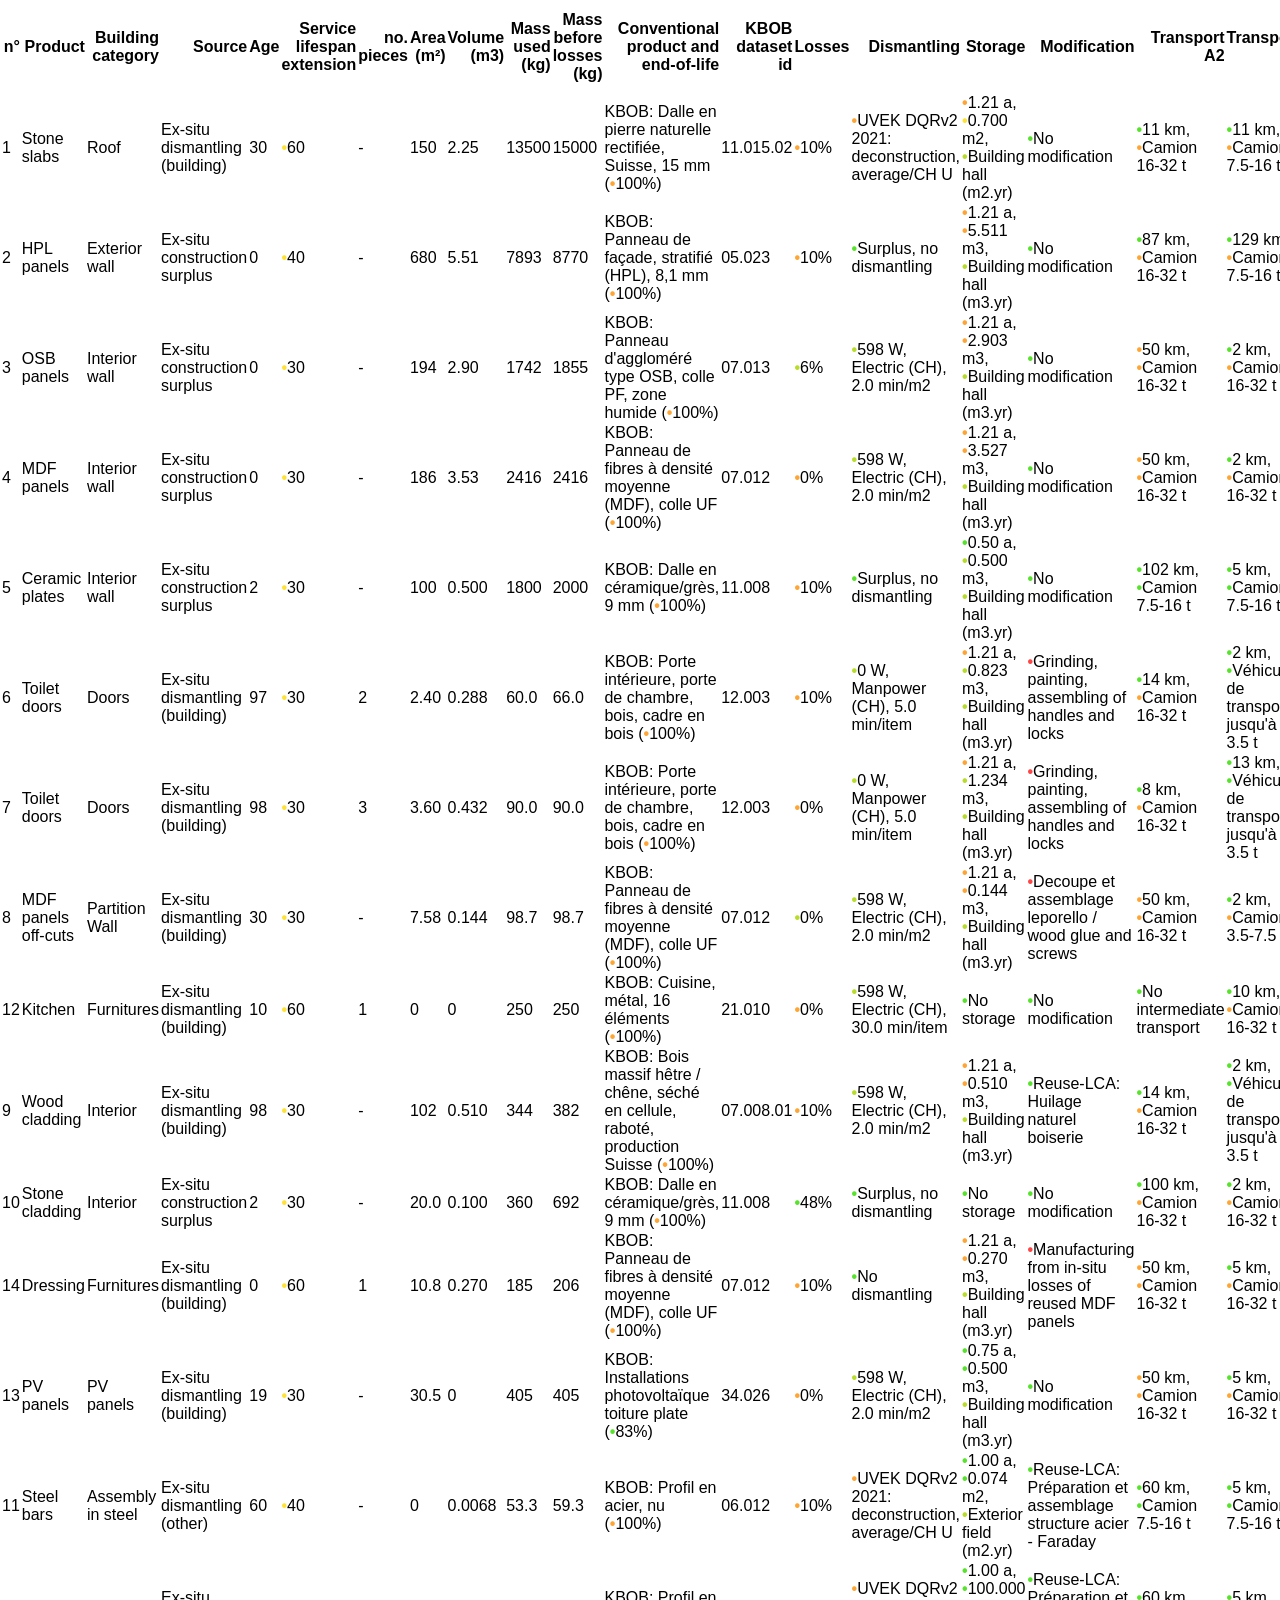
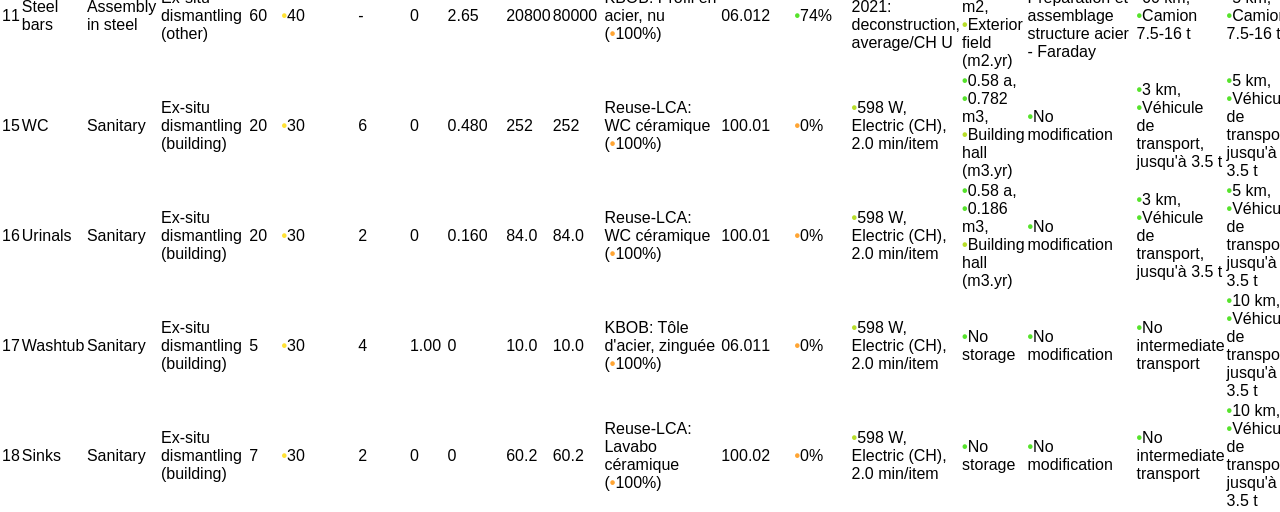
<file: html_tables/Faraday_cisbat_gwp_per_sqm.html>
<!DOCTYPE html>
<html lang="en">
<head>
    <meta charset="UTF-8">
    <title>ReuseLCA - Primeo Energy Cosmos case study</title>
    <link rel="stylesheet" href="../style.css" type="text/css">
    <link href="https://cdn.datatables.net/1.13.4/css/jquery.dataTables.min.css" rel="stylesheet"/>
    <link href="https://cdn.datatables.net/buttons/2.3.6/css/buttons.dataTables.min.css" rel="stylesheet"/>
    <link href="https://cdn.datatables.net/colreorder/1.6.2/css/colReorder.dataTables.min.css" rel="stylesheet"/>
    <link href="https://cdn.datatables.net/responsive/2.4.1/css/responsive.dataTables.min.css" rel="stylesheet"/>
</head>
<table class="display" id="myTable">
  <thead>
    <tr style="text-align: right;">
      <th>n°</th>
      <th>Product</th>
      <th>Building category</th>
      <th>Source</th>
      <th>Age</th>
      <th>Service lifespan extension</th>
      <th>no. pieces</th>
      <th>Area (m²)</th>
      <th>Volume (m3)</th>
      <th>Mass used (kg)</th>
      <th>Mass before losses (kg)</th>
      <th>Conventional product and end-of-life</th>
      <th>KBOB dataset id</th>
      <th>Losses</th>
      <th>Dismantling</th>
      <th>Storage</th>
      <th>Modification</th>
      <th>Transport A2</th>
      <th>Transport A4</th>
      <th>GWP: Dismantling (A1)</th>
      <th>GWP: Storage (A3)</th>
      <th>GWP: Modification (A3)</th>
      <th>GWP: Losses (A3)</th>
      <th>GWP: Transport (A2)</th>
      <th>GWP: Transport (A4)</th>
      <th>GWP: Total reuse (A1-A4)</th>
      <th>GWP: Conventional equivalent (A1-A4)</th>
      <th>GWP: Avoided, production</th>
      <th>GWP: Avoided, waste treatment</th>
      <th>GWP: Avoided, total</th>
      <th>GWP: difference in production (%)</th>
    </tr>
  </thead>
  <tbody>
    <tr>
      <td>1</td>
      <td>Stone slabs</td>
      <td>Roof</td>
      <td>Ex-situ dismantling (building)</td>
      <td>30</td>
      <td><span style="color: #ffe234;" class="data-rating-dot"><b>&bull;</b></span>60</td>
      <td>-</td>
      <td>150</td>
      <td>2.25</td>
      <td>13500</td>
      <td>15000</td>
      <td>KBOB: Dalle en pierre naturelle rectifiée, Suisse, 15 mm (<span style="color: #ffa534;" class="data-rating-dot"><b>&bull;</b></span>100%)</td>
      <td>11.015.02</td>
      <td><span style="color: #ffa534;" class="data-rating-dot"><b>&bull;</b></span>10%</td>
      <td><span style="color: #ffa534;" class="data-rating-dot"><b>&bull;</b></span>UVEK DQRv2 2021: deconstruction, average/CH U</td>
      <td><span style="color: #ffa534;" class="data-rating-dot"><b>&bull;</b></span>1.21 a, <span style="color: #ffe234;" class="data-rating-dot"><b>&bull;</b></span>0.700 m2, <span style="color: #b7dd29;" class="data-rating-dot"><b>&bull;</b></span>Building hall (m2.yr)</td>
      <td><span style="color: #57e32c;" class="data-rating-dot"><b>&bull;</b></span>No modification</td>
      <td><span style="color: #57e32c;" class="data-rating-dot"><b>&bull;</b></span>11 km, <span style="color: #ffa534;" class="data-rating-dot"><b>&bull;</b></span>Camion 16-32 t</td>
      <td><span style="color: #57e32c;" class="data-rating-dot"><b>&bull;</b></span>11 km, <span style="color: #ffa534;" class="data-rating-dot"><b>&bull;</b></span>Camion 7.5-16 t</td>
      <td>0.139</td>
      <td>0.0035</td>
      <td>0</td>
      <td>0.012</td>
      <td>0.044</td>
      <td>0.047</td>
      <td>0.244</td>
      <td>2.84</td>
      <td>-2.48</td>
      <td>-0.108</td>
      <td>-2.58</td>
      <td>-91%</td>
    </tr>
    <tr>
      <td>2</td>
      <td>HPL panels</td>
      <td>Exterior wall</td>
      <td>Ex-situ construction surplus</td>
      <td>0</td>
      <td><span style="color: #ffe234;" class="data-rating-dot"><b>&bull;</b></span>40</td>
      <td>-</td>
      <td>680</td>
      <td>5.51</td>
      <td>7893</td>
      <td>8770</td>
      <td>KBOB: Panneau de façade, stratifié (HPL), 8,1 mm (<span style="color: #ffa534;" class="data-rating-dot"><b>&bull;</b></span>100%)</td>
      <td>05.023</td>
      <td><span style="color: #ffa534;" class="data-rating-dot"><b>&bull;</b></span>10%</td>
      <td><span style="color: #57e32c;" class="data-rating-dot"><b>&bull;</b></span>Surplus, no dismantling</td>
      <td><span style="color: #ffa534;" class="data-rating-dot"><b>&bull;</b></span>1.21 a, <span style="color: #ffa534;" class="data-rating-dot"><b>&bull;</b></span>5.511 m3, <span style="color: #b7dd29;" class="data-rating-dot"><b>&bull;</b></span>Building hall (m3.yr)</td>
      <td><span style="color: #57e32c;" class="data-rating-dot"><b>&bull;</b></span>No modification</td>
      <td><span style="color: #57e32c;" class="data-rating-dot"><b>&bull;</b></span>87 km, <span style="color: #ffa534;" class="data-rating-dot"><b>&bull;</b></span>Camion 16-32 t</td>
      <td><span style="color: #57e32c;" class="data-rating-dot"><b>&bull;</b></span>129 km, <span style="color: #ffa534;" class="data-rating-dot"><b>&bull;</b></span>Camion 7.5-16 t</td>
      <td>0</td>
      <td>0.016</td>
      <td>0</td>
      <td>1.32</td>
      <td>0.193</td>
      <td>0.326</td>
      <td>1.85</td>
      <td>31.5</td>
      <td>-29.9</td>
      <td>-11.8</td>
      <td>-41.7</td>
      <td>-94%</td>
    </tr>
    <tr>
      <td>3</td>
      <td>OSB panels</td>
      <td>Interior wall</td>
      <td>Ex-situ construction surplus</td>
      <td>0</td>
      <td><span style="color: #ffe234;" class="data-rating-dot"><b>&bull;</b></span>30</td>
      <td>-</td>
      <td>194</td>
      <td>2.90</td>
      <td>1742</td>
      <td>1855</td>
      <td>KBOB: Panneau d'aggloméré type OSB, colle PF, zone humide (<span style="color: #ffa534;" class="data-rating-dot"><b>&bull;</b></span>100%)</td>
      <td>07.013</td>
      <td><span style="color: #b7dd29;" class="data-rating-dot"><b>&bull;</b></span>6%</td>
      <td><span style="color: #b7dd29;" class="data-rating-dot"><b>&bull;</b></span>598 W, Electric (CH), 2.0 min/m2</td>
      <td><span style="color: #ffa534;" class="data-rating-dot"><b>&bull;</b></span>1.21 a, <span style="color: #ffa534;" class="data-rating-dot"><b>&bull;</b></span>2.903 m3, <span style="color: #b7dd29;" class="data-rating-dot"><b>&bull;</b></span>Building hall (m3.yr)</td>
      <td><span style="color: #57e32c;" class="data-rating-dot"><b>&bull;</b></span>No modification</td>
      <td><span style="color: #ffa534;" class="data-rating-dot"><b>&bull;</b></span>50 km, <span style="color: #ffa534;" class="data-rating-dot"><b>&bull;</b></span>Camion 16-32 t</td>
      <td><span style="color: #57e32c;" class="data-rating-dot"><b>&bull;</b></span>2 km, <span style="color: #ffa534;" class="data-rating-dot"><b>&bull;</b></span>Camion 16-32 t</td>
      <td>0.0007</td>
      <td>0.0082</td>
      <td>0</td>
      <td>0.012</td>
      <td>0.023</td>
      <td>0.0009</td>
      <td>0.046</td>
      <td>1.19</td>
      <td>-1.12</td>
      <td>-0.193</td>
      <td>-1.31</td>
      <td>-96%</td>
    </tr>
    <tr>
      <td>4</td>
      <td>MDF panels</td>
      <td>Interior wall</td>
      <td>Ex-situ construction surplus</td>
      <td>0</td>
      <td><span style="color: #ffe234;" class="data-rating-dot"><b>&bull;</b></span>30</td>
      <td>-</td>
      <td>186</td>
      <td>3.53</td>
      <td>2416</td>
      <td>2416</td>
      <td>KBOB: Panneau de fibres à densité moyenne (MDF), colle UF (<span style="color: #ffa534;" class="data-rating-dot"><b>&bull;</b></span>100%)</td>
      <td>07.012</td>
      <td><span style="color: #ffa534;" class="data-rating-dot"><b>&bull;</b></span>0%</td>
      <td><span style="color: #b7dd29;" class="data-rating-dot"><b>&bull;</b></span>598 W, Electric (CH), 2.0 min/m2</td>
      <td><span style="color: #ffa534;" class="data-rating-dot"><b>&bull;</b></span>1.21 a, <span style="color: #ffa534;" class="data-rating-dot"><b>&bull;</b></span>3.527 m3, <span style="color: #b7dd29;" class="data-rating-dot"><b>&bull;</b></span>Building hall (m3.yr)</td>
      <td><span style="color: #57e32c;" class="data-rating-dot"><b>&bull;</b></span>No modification</td>
      <td><span style="color: #ffa534;" class="data-rating-dot"><b>&bull;</b></span>50 km, <span style="color: #ffa534;" class="data-rating-dot"><b>&bull;</b></span>Camion 16-32 t</td>
      <td><span style="color: #57e32c;" class="data-rating-dot"><b>&bull;</b></span>2 km, <span style="color: #ffa534;" class="data-rating-dot"><b>&bull;</b></span>Camion 16-32 t</td>
      <td>0.0006</td>
      <td>0.010</td>
      <td>0</td>
      <td>0</td>
      <td>0.031</td>
      <td>0.0012</td>
      <td>0.042</td>
      <td>2.89</td>
      <td>-2.82</td>
      <td>-0.334</td>
      <td>-3.15</td>
      <td>-98%</td>
    </tr>
    <tr>
      <td>5</td>
      <td>Ceramic plates</td>
      <td>Interior wall</td>
      <td>Ex-situ construction surplus</td>
      <td>2</td>
      <td><span style="color: #ffe234;" class="data-rating-dot"><b>&bull;</b></span>30</td>
      <td>-</td>
      <td>100</td>
      <td>0.500</td>
      <td>1800</td>
      <td>2000</td>
      <td>KBOB: Dalle en céramique/grès, 9 mm (<span style="color: #ffa534;" class="data-rating-dot"><b>&bull;</b></span>100%)</td>
      <td>11.008</td>
      <td><span style="color: #ffa534;" class="data-rating-dot"><b>&bull;</b></span>10%</td>
      <td><span style="color: #57e32c;" class="data-rating-dot"><b>&bull;</b></span>Surplus, no dismantling</td>
      <td><span style="color: #57e32c;" class="data-rating-dot"><b>&bull;</b></span>0.50 a, <span style="color: #b7dd29;" class="data-rating-dot"><b>&bull;</b></span>0.500 m3, <span style="color: #b7dd29;" class="data-rating-dot"><b>&bull;</b></span>Building hall (m3.yr)</td>
      <td><span style="color: #57e32c;" class="data-rating-dot"><b>&bull;</b></span>No modification</td>
      <td><span style="color: #57e32c;" class="data-rating-dot"><b>&bull;</b></span>102 km, <span style="color: #57e32c;" class="data-rating-dot"><b>&bull;</b></span>Camion 7.5-16 t</td>
      <td><span style="color: #57e32c;" class="data-rating-dot"><b>&bull;</b></span>5 km, <span style="color: #57e32c;" class="data-rating-dot"><b>&bull;</b></span>Camion 7.5-16 t</td>
      <td>0</td>
      <td>0.0006</td>
      <td>0</td>
      <td>0.064</td>
      <td>0.065</td>
      <td>0.0029</td>
      <td>0.133</td>
      <td>1.97</td>
      <td>-1.82</td>
      <td>-0.573</td>
      <td>-2.39</td>
      <td>-93%</td>
    </tr>
    <tr>
      <td>6</td>
      <td>Toilet doors</td>
      <td>Doors</td>
      <td>Ex-situ dismantling (building)</td>
      <td>97</td>
      <td><span style="color: #ffe234;" class="data-rating-dot"><b>&bull;</b></span>30</td>
      <td>2</td>
      <td>2.40</td>
      <td>0.288</td>
      <td>60.0</td>
      <td>66.0</td>
      <td>KBOB: Porte intérieure, porte de chambre, bois, cadre en bois (<span style="color: #ffa534;" class="data-rating-dot"><b>&bull;</b></span>100%)</td>
      <td>12.003</td>
      <td><span style="color: #ffa534;" class="data-rating-dot"><b>&bull;</b></span>10%</td>
      <td><span style="color: #b7dd29;" class="data-rating-dot"><b>&bull;</b></span>0 W, Manpower (CH), 5.0 min/item</td>
      <td><span style="color: #ffa534;" class="data-rating-dot"><b>&bull;</b></span>1.21 a, <span style="color: #b7dd29;" class="data-rating-dot"><b>&bull;</b></span>0.823 m3, <span style="color: #b7dd29;" class="data-rating-dot"><b>&bull;</b></span>Building hall (m3.yr)</td>
      <td><span style="color: #ff4545;" class="data-rating-dot"><b>&bull;</b></span>Grinding, painting, assembling of handles and locks</td>
      <td><span style="color: #57e32c;" class="data-rating-dot"><b>&bull;</b></span>14 km, <span style="color: #ffa534;" class="data-rating-dot"><b>&bull;</b></span>Camion 16-32 t</td>
      <td><span style="color: #57e32c;" class="data-rating-dot"><b>&bull;</b></span>2 km, <span style="color: #57e32c;" class="data-rating-dot"><b>&bull;</b></span>Véhicule de transport, jusqu'à 3.5 t</td>
      <td>0</td>
      <td>0.0023</td>
      <td>0</td>
      <td>0.0020</td>
      <td>0.0002</td>
      <td>0.0003</td>
      <td>0.0049</td>
      <td>0.090</td>
      <td>-0.085</td>
      <td>-0.018</td>
      <td>-0.103</td>
      <td>-95%</td>
    </tr>
    <tr>
      <td>7</td>
      <td>Toilet doors</td>
      <td>Doors</td>
      <td>Ex-situ dismantling (building)</td>
      <td>98</td>
      <td><span style="color: #ffe234;" class="data-rating-dot"><b>&bull;</b></span>30</td>
      <td>3</td>
      <td>3.60</td>
      <td>0.432</td>
      <td>90.0</td>
      <td>90.0</td>
      <td>KBOB: Porte intérieure, porte de chambre, bois, cadre en bois (<span style="color: #ffa534;" class="data-rating-dot"><b>&bull;</b></span>100%)</td>
      <td>12.003</td>
      <td><span style="color: #ffa534;" class="data-rating-dot"><b>&bull;</b></span>0%</td>
      <td><span style="color: #b7dd29;" class="data-rating-dot"><b>&bull;</b></span>0 W, Manpower (CH), 5.0 min/item</td>
      <td><span style="color: #ffa534;" class="data-rating-dot"><b>&bull;</b></span>1.21 a, <span style="color: #b7dd29;" class="data-rating-dot"><b>&bull;</b></span>1.234 m3, <span style="color: #b7dd29;" class="data-rating-dot"><b>&bull;</b></span>Building hall (m3.yr)</td>
      <td><span style="color: #ff4545;" class="data-rating-dot"><b>&bull;</b></span>Grinding, painting, assembling of handles and locks</td>
      <td><span style="color: #57e32c;" class="data-rating-dot"><b>&bull;</b></span>8 km, <span style="color: #ffa534;" class="data-rating-dot"><b>&bull;</b></span>Camion 16-32 t</td>
      <td><span style="color: #57e32c;" class="data-rating-dot"><b>&bull;</b></span>13 km, <span style="color: #57e32c;" class="data-rating-dot"><b>&bull;</b></span>Véhicule de transport, jusqu'à 3.5 t</td>
      <td>0</td>
      <td>0.0035</td>
      <td>0</td>
      <td>0</td>
      <td>0.0002</td>
      <td>0.0029</td>
      <td>0.0066</td>
      <td>0.135</td>
      <td>-0.131</td>
      <td>-0.027</td>
      <td>-0.157</td>
      <td>-95%</td>
    </tr>
    <tr>
      <td>8</td>
      <td>MDF panels off-cuts</td>
      <td>Partition Wall</td>
      <td>Ex-situ dismantling (building)</td>
      <td>30</td>
      <td><span style="color: #ffe234;" class="data-rating-dot"><b>&bull;</b></span>30</td>
      <td>-</td>
      <td>7.58</td>
      <td>0.144</td>
      <td>98.7</td>
      <td>98.7</td>
      <td>KBOB: Panneau de fibres à densité moyenne (MDF), colle UF (<span style="color: #ffa534;" class="data-rating-dot"><b>&bull;</b></span>100%)</td>
      <td>07.012</td>
      <td><span style="color: #b7dd29;" class="data-rating-dot"><b>&bull;</b></span>0%</td>
      <td><span style="color: #b7dd29;" class="data-rating-dot"><b>&bull;</b></span>598 W, Electric (CH), 2.0 min/m2</td>
      <td><span style="color: #ffa534;" class="data-rating-dot"><b>&bull;</b></span>1.21 a, <span style="color: #ffa534;" class="data-rating-dot"><b>&bull;</b></span>0.144 m3, <span style="color: #b7dd29;" class="data-rating-dot"><b>&bull;</b></span>Building hall (m3.yr)</td>
      <td><span style="color: #ff4545;" class="data-rating-dot"><b>&bull;</b></span>Decoupe et assemblage leporello / wood glue and screws</td>
      <td><span style="color: #ffa534;" class="data-rating-dot"><b>&bull;</b></span>50 km, <span style="color: #ffa534;" class="data-rating-dot"><b>&bull;</b></span>Camion 16-32 t</td>
      <td><span style="color: #57e32c;" class="data-rating-dot"><b>&bull;</b></span>2 km, <span style="color: #ffa534;" class="data-rating-dot"><b>&bull;</b></span>Camion 3.5-7.5 t</td>
      <td>0.0000</td>
      <td>0.0004</td>
      <td>0</td>
      <td>0</td>
      <td>0.0012</td>
      <td>0.0002</td>
      <td>0.0018</td>
      <td>0.118</td>
      <td>-0.115</td>
      <td>-0.014</td>
      <td>-0.129</td>
      <td>-98%</td>
    </tr>
    <tr>
      <td>12</td>
      <td>Kitchen</td>
      <td>Furnitures</td>
      <td>Ex-situ dismantling (building)</td>
      <td>10</td>
      <td><span style="color: #ffe234;" class="data-rating-dot"><b>&bull;</b></span>60</td>
      <td>1</td>
      <td>0</td>
      <td>0</td>
      <td>250</td>
      <td>250</td>
      <td>KBOB: Cuisine, métal, 16 éléments (<span style="color: #ffa534;" class="data-rating-dot"><b>&bull;</b></span>100%)</td>
      <td>21.010</td>
      <td><span style="color: #ffa534;" class="data-rating-dot"><b>&bull;</b></span>0%</td>
      <td><span style="color: #b7dd29;" class="data-rating-dot"><b>&bull;</b></span>598 W, Electric (CH), 30.0 min/item</td>
      <td><span style="color: #57e32c;" class="data-rating-dot"><b>&bull;</b></span>No storage</td>
      <td><span style="color: #57e32c;" class="data-rating-dot"><b>&bull;</b></span>No modification</td>
      <td><span style="color: #57e32c;" class="data-rating-dot"><b>&bull;</b></span>No intermediate transport</td>
      <td><span style="color: #57e32c;" class="data-rating-dot"><b>&bull;</b></span>10 km, <span style="color: #ffa534;" class="data-rating-dot"><b>&bull;</b></span>Camion 16-32 t</td>
      <td>0.0001</td>
      <td>0</td>
      <td>0</td>
      <td>0</td>
      <td>0</td>
      <td>0.0006</td>
      <td>0.0007</td>
      <td>3.76</td>
      <td>-3.76</td>
      <td>-0.070</td>
      <td>-3.83</td>
      <td>-100%</td>
    </tr>
    <tr>
      <td>9</td>
      <td>Wood cladding</td>
      <td>Interior</td>
      <td>Ex-situ dismantling (building)</td>
      <td>98</td>
      <td><span style="color: #ffe234;" class="data-rating-dot"><b>&bull;</b></span>30</td>
      <td>-</td>
      <td>102</td>
      <td>0.510</td>
      <td>344</td>
      <td>382</td>
      <td>KBOB: Bois massif hêtre / chêne, séché en cellule, raboté, production Suisse (<span style="color: #ffa534;" class="data-rating-dot"><b>&bull;</b></span>100%)</td>
      <td>07.008.01</td>
      <td><span style="color: #ffa534;" class="data-rating-dot"><b>&bull;</b></span>10%</td>
      <td><span style="color: #b7dd29;" class="data-rating-dot"><b>&bull;</b></span>598 W, Electric (CH), 2.0 min/m2</td>
      <td><span style="color: #ffa534;" class="data-rating-dot"><b>&bull;</b></span>1.21 a, <span style="color: #ffa534;" class="data-rating-dot"><b>&bull;</b></span>0.510 m3, <span style="color: #b7dd29;" class="data-rating-dot"><b>&bull;</b></span>Building hall (m3.yr)</td>
      <td><span style="color: #57e32c;" class="data-rating-dot"><b>&bull;</b></span>Reuse-LCA: Huilage naturel boiserie</td>
      <td><span style="color: #57e32c;" class="data-rating-dot"><b>&bull;</b></span>14 km, <span style="color: #ffa534;" class="data-rating-dot"><b>&bull;</b></span>Camion 16-32 t</td>
      <td><span style="color: #57e32c;" class="data-rating-dot"><b>&bull;</b></span>2 km, <span style="color: #57e32c;" class="data-rating-dot"><b>&bull;</b></span>Véhicule de transport, jusqu'à 3.5 t</td>
      <td>0.0004</td>
      <td>0.0014</td>
      <td>0.021</td>
      <td>0.0021</td>
      <td>0.0014</td>
      <td>0.0017</td>
      <td>0.028</td>
      <td>0.044</td>
      <td>-0.013</td>
      <td>-0.019</td>
      <td>-0.032</td>
      <td>-36%</td>
    </tr>
    <tr>
      <td>10</td>
      <td>Stone cladding</td>
      <td>Interior</td>
      <td>Ex-situ construction surplus</td>
      <td>2</td>
      <td><span style="color: #ffe234;" class="data-rating-dot"><b>&bull;</b></span>30</td>
      <td>-</td>
      <td>20.0</td>
      <td>0.100</td>
      <td>360</td>
      <td>692</td>
      <td>KBOB: Dalle en céramique/grès, 9 mm (<span style="color: #ffa534;" class="data-rating-dot"><b>&bull;</b></span>100%)</td>
      <td>11.008</td>
      <td><span style="color: #57e32c;" class="data-rating-dot"><b>&bull;</b></span>48%</td>
      <td><span style="color: #57e32c;" class="data-rating-dot"><b>&bull;</b></span>Surplus, no dismantling</td>
      <td><span style="color: #57e32c;" class="data-rating-dot"><b>&bull;</b></span>No storage</td>
      <td><span style="color: #57e32c;" class="data-rating-dot"><b>&bull;</b></span>No modification</td>
      <td><span style="color: #57e32c;" class="data-rating-dot"><b>&bull;</b></span>100 km, <span style="color: #ffa534;" class="data-rating-dot"><b>&bull;</b></span>Camion 16-32 t</td>
      <td><span style="color: #57e32c;" class="data-rating-dot"><b>&bull;</b></span>2 km, <span style="color: #ffa534;" class="data-rating-dot"><b>&bull;</b></span>Camion 16-32 t</td>
      <td>0</td>
      <td>0</td>
      <td>0</td>
      <td>0.106</td>
      <td>0.018</td>
      <td>0.0002</td>
      <td>0.124</td>
      <td>0.394</td>
      <td>-0.266</td>
      <td>-0.115</td>
      <td>-0.381</td>
      <td>-69%</td>
    </tr>
    <tr>
      <td>14</td>
      <td>Dressing</td>
      <td>Furnitures</td>
      <td>Ex-situ dismantling (building)</td>
      <td>0</td>
      <td><span style="color: #ffe234;" class="data-rating-dot"><b>&bull;</b></span>60</td>
      <td>1</td>
      <td>10.8</td>
      <td>0.270</td>
      <td>185</td>
      <td>206</td>
      <td>KBOB: Panneau de fibres à densité moyenne (MDF), colle UF (<span style="color: #ffa534;" class="data-rating-dot"><b>&bull;</b></span>100%)</td>
      <td>07.012</td>
      <td><span style="color: #ffa534;" class="data-rating-dot"><b>&bull;</b></span>10%</td>
      <td><span style="color: #57e32c;" class="data-rating-dot"><b>&bull;</b></span>No dismantling</td>
      <td><span style="color: #ffa534;" class="data-rating-dot"><b>&bull;</b></span>1.21 a, <span style="color: #ffa534;" class="data-rating-dot"><b>&bull;</b></span>0.270 m3, <span style="color: #b7dd29;" class="data-rating-dot"><b>&bull;</b></span>Building hall (m3.yr)</td>
      <td><span style="color: #ff4545;" class="data-rating-dot"><b>&bull;</b></span>Manufacturing from in-situ losses of reused MDF panels</td>
      <td><span style="color: #ffa534;" class="data-rating-dot"><b>&bull;</b></span>50 km, <span style="color: #ffa534;" class="data-rating-dot"><b>&bull;</b></span>Camion 16-32 t</td>
      <td><span style="color: #57e32c;" class="data-rating-dot"><b>&bull;</b></span>5 km, <span style="color: #ffa534;" class="data-rating-dot"><b>&bull;</b></span>Camion 16-32 t</td>
      <td>0</td>
      <td>0.0008</td>
      <td>0</td>
      <td>0.0028</td>
      <td>0.0026</td>
      <td>0.0002</td>
      <td>0.0064</td>
      <td>0.221</td>
      <td>-0.212</td>
      <td>-0.026</td>
      <td>-0.238</td>
      <td>-97%</td>
    </tr>
    <tr>
      <td>13</td>
      <td>PV panels</td>
      <td>PV panels</td>
      <td>Ex-situ dismantling (building)</td>
      <td>19</td>
      <td><span style="color: #ffe234;" class="data-rating-dot"><b>&bull;</b></span>30</td>
      <td>-</td>
      <td>30.5</td>
      <td>0</td>
      <td>405</td>
      <td>405</td>
      <td>KBOB: Installations photovoltaïque toiture plate (<span style="color: #57e32c;" class="data-rating-dot"><b>&bull;</b></span>83%)</td>
      <td>34.026</td>
      <td><span style="color: #ffa534;" class="data-rating-dot"><b>&bull;</b></span>0%</td>
      <td><span style="color: #b7dd29;" class="data-rating-dot"><b>&bull;</b></span>598 W, Electric (CH), 2.0 min/m2</td>
      <td><span style="color: #57e32c;" class="data-rating-dot"><b>&bull;</b></span>0.75 a, <span style="color: #57e32c;" class="data-rating-dot"><b>&bull;</b></span>0.500 m3, <span style="color: #b7dd29;" class="data-rating-dot"><b>&bull;</b></span>Building hall (m3.yr)</td>
      <td><span style="color: #57e32c;" class="data-rating-dot"><b>&bull;</b></span>No modification</td>
      <td><span style="color: #ffa534;" class="data-rating-dot"><b>&bull;</b></span>50 km, <span style="color: #ffa534;" class="data-rating-dot"><b>&bull;</b></span>Camion 16-32 t</td>
      <td><span style="color: #57e32c;" class="data-rating-dot"><b>&bull;</b></span>5 km, <span style="color: #ffa534;" class="data-rating-dot"><b>&bull;</b></span>Camion 16-32 t</td>
      <td>0.0001</td>
      <td>0.0009</td>
      <td>0</td>
      <td>0</td>
      <td>0.0051</td>
      <td>0.0005</td>
      <td>0.0066</td>
      <td>5.30</td>
      <td>-4.39</td>
      <td>0</td>
      <td>-4.39</td>
      <td>-100%</td>
    </tr>
    <tr>
      <td>11</td>
      <td>Steel bars</td>
      <td>Assembly in steel</td>
      <td>Ex-situ dismantling (other)</td>
      <td>60</td>
      <td><span style="color: #ffe234;" class="data-rating-dot"><b>&bull;</b></span>40</td>
      <td>-</td>
      <td>0</td>
      <td>0.0068</td>
      <td>53.3</td>
      <td>59.3</td>
      <td>KBOB: Profil en acier, nu (<span style="color: #ffa534;" class="data-rating-dot"><b>&bull;</b></span>100%)</td>
      <td>06.012</td>
      <td><span style="color: #ffa534;" class="data-rating-dot"><b>&bull;</b></span>10%</td>
      <td><span style="color: #ffa534;" class="data-rating-dot"><b>&bull;</b></span>UVEK DQRv2 2021: deconstruction, average/CH U</td>
      <td><span style="color: #57e32c;" class="data-rating-dot"><b>&bull;</b></span>1.00 a, <span style="color: #57e32c;" class="data-rating-dot"><b>&bull;</b></span>0.074 m2, <span style="color: #b7dd29;" class="data-rating-dot"><b>&bull;</b></span>Exterior field (m2.yr)</td>
      <td><span style="color: #57e32c;" class="data-rating-dot"><b>&bull;</b></span>Reuse-LCA: Préparation et assemblage structure acier - Faraday</td>
      <td><span style="color: #57e32c;" class="data-rating-dot"><b>&bull;</b></span>60 km, <span style="color: #57e32c;" class="data-rating-dot"><b>&bull;</b></span>Camion 7.5-16 t</td>
      <td><span style="color: #57e32c;" class="data-rating-dot"><b>&bull;</b></span>5 km, <span style="color: #57e32c;" class="data-rating-dot"><b>&bull;</b></span>Camion 7.5-16 t</td>
      <td>0.0005</td>
      <td>0</td>
      <td>0.013</td>
      <td>0.0001</td>
      <td>0.0011</td>
      <td>0.0001</td>
      <td>0.015</td>
      <td>0.055</td>
      <td>-0.039</td>
      <td>-0.0005</td>
      <td>-0.040</td>
      <td>-73%</td>
    </tr>
    <tr>
      <td>11</td>
      <td>Steel bars</td>
      <td>Assembly in steel</td>
      <td>Ex-situ dismantling (other)</td>
      <td>60</td>
      <td><span style="color: #ffe234;" class="data-rating-dot"><b>&bull;</b></span>40</td>
      <td>-</td>
      <td>0</td>
      <td>2.65</td>
      <td>20800</td>
      <td>80000</td>
      <td>KBOB: Profil en acier, nu (<span style="color: #ffa534;" class="data-rating-dot"><b>&bull;</b></span>100%)</td>
      <td>06.012</td>
      <td><span style="color: #57e32c;" class="data-rating-dot"><b>&bull;</b></span>74%</td>
      <td><span style="color: #ffa534;" class="data-rating-dot"><b>&bull;</b></span>UVEK DQRv2 2021: deconstruction, average/CH U</td>
      <td><span style="color: #57e32c;" class="data-rating-dot"><b>&bull;</b></span>1.00 a, <span style="color: #57e32c;" class="data-rating-dot"><b>&bull;</b></span>100.000 m2, <span style="color: #b7dd29;" class="data-rating-dot"><b>&bull;</b></span>Exterior field (m2.yr)</td>
      <td><span style="color: #57e32c;" class="data-rating-dot"><b>&bull;</b></span>Reuse-LCA: Préparation et assemblage structure acier - Faraday</td>
      <td><span style="color: #57e32c;" class="data-rating-dot"><b>&bull;</b></span>60 km, <span style="color: #57e32c;" class="data-rating-dot"><b>&bull;</b></span>Camion 7.5-16 t</td>
      <td><span style="color: #57e32c;" class="data-rating-dot"><b>&bull;</b></span>5 km, <span style="color: #57e32c;" class="data-rating-dot"><b>&bull;</b></span>Camion 7.5-16 t</td>
      <td>0.739</td>
      <td>0</td>
      <td>5.00</td>
      <td>0.572</td>
      <td>1.54</td>
      <td>0.033</td>
      <td>7.88</td>
      <td>21.3</td>
      <td>-13.2</td>
      <td>-0.201</td>
      <td>-13.4</td>
      <td>-63%</td>
    </tr>
    <tr>
      <td>15</td>
      <td>WC</td>
      <td>Sanitary</td>
      <td>Ex-situ dismantling (building)</td>
      <td>20</td>
      <td><span style="color: #ffe234;" class="data-rating-dot"><b>&bull;</b></span>30</td>
      <td>6</td>
      <td>0</td>
      <td>0.480</td>
      <td>252</td>
      <td>252</td>
      <td>Reuse-LCA: WC céramique (<span style="color: #ffa534;" class="data-rating-dot"><b>&bull;</b></span>100%)</td>
      <td>100.01</td>
      <td><span style="color: #ffa534;" class="data-rating-dot"><b>&bull;</b></span>0%</td>
      <td><span style="color: #b7dd29;" class="data-rating-dot"><b>&bull;</b></span>598 W, Electric (CH), 2.0 min/item</td>
      <td><span style="color: #57e32c;" class="data-rating-dot"><b>&bull;</b></span>0.58 a, <span style="color: #57e32c;" class="data-rating-dot"><b>&bull;</b></span>0.782 m3, <span style="color: #b7dd29;" class="data-rating-dot"><b>&bull;</b></span>Building hall (m3.yr)</td>
      <td><span style="color: #57e32c;" class="data-rating-dot"><b>&bull;</b></span>No modification</td>
      <td><span style="color: #57e32c;" class="data-rating-dot"><b>&bull;</b></span>3 km, <span style="color: #57e32c;" class="data-rating-dot"><b>&bull;</b></span>Véhicule de transport, jusqu'à 3.5 t</td>
      <td><span style="color: #57e32c;" class="data-rating-dot"><b>&bull;</b></span>5 km, <span style="color: #57e32c;" class="data-rating-dot"><b>&bull;</b></span>Véhicule de transport, jusqu'à 3.5 t</td>
      <td>0.0000</td>
      <td>0.0011</td>
      <td>0</td>
      <td>0</td>
      <td>0.0023</td>
      <td>0.0031</td>
      <td>0.0064</td>
      <td>0.857</td>
      <td>-0.850</td>
      <td>-0.0048</td>
      <td>-0.855</td>
      <td>-99%</td>
    </tr>
    <tr>
      <td>16</td>
      <td>Urinals</td>
      <td>Sanitary</td>
      <td>Ex-situ dismantling (building)</td>
      <td>20</td>
      <td><span style="color: #ffe234;" class="data-rating-dot"><b>&bull;</b></span>30</td>
      <td>2</td>
      <td>0</td>
      <td>0.160</td>
      <td>84.0</td>
      <td>84.0</td>
      <td>Reuse-LCA: WC céramique (<span style="color: #ffa534;" class="data-rating-dot"><b>&bull;</b></span>100%)</td>
      <td>100.01</td>
      <td><span style="color: #ffa534;" class="data-rating-dot"><b>&bull;</b></span>0%</td>
      <td><span style="color: #b7dd29;" class="data-rating-dot"><b>&bull;</b></span>598 W, Electric (CH), 2.0 min/item</td>
      <td><span style="color: #57e32c;" class="data-rating-dot"><b>&bull;</b></span>0.58 a, <span style="color: #57e32c;" class="data-rating-dot"><b>&bull;</b></span>0.186 m3, <span style="color: #b7dd29;" class="data-rating-dot"><b>&bull;</b></span>Building hall (m3.yr)</td>
      <td><span style="color: #57e32c;" class="data-rating-dot"><b>&bull;</b></span>No modification</td>
      <td><span style="color: #57e32c;" class="data-rating-dot"><b>&bull;</b></span>3 km, <span style="color: #57e32c;" class="data-rating-dot"><b>&bull;</b></span>Véhicule de transport, jusqu'à 3.5 t</td>
      <td><span style="color: #57e32c;" class="data-rating-dot"><b>&bull;</b></span>5 km, <span style="color: #57e32c;" class="data-rating-dot"><b>&bull;</b></span>Véhicule de transport, jusqu'à 3.5 t</td>
      <td>0.0000</td>
      <td>0.0003</td>
      <td>0</td>
      <td>0</td>
      <td>0.0008</td>
      <td>0.0010</td>
      <td>0.0020</td>
      <td>0.286</td>
      <td>-0.284</td>
      <td>-0.0016</td>
      <td>-0.285</td>
      <td>-99%</td>
    </tr>
    <tr>
      <td>17</td>
      <td>Washtub</td>
      <td>Sanitary</td>
      <td>Ex-situ dismantling (building)</td>
      <td>5</td>
      <td><span style="color: #ffe234;" class="data-rating-dot"><b>&bull;</b></span>30</td>
      <td>4</td>
      <td>1.00</td>
      <td>0</td>
      <td>10.0</td>
      <td>10.0</td>
      <td>KBOB: Tôle d'acier, zinguée (<span style="color: #ffa534;" class="data-rating-dot"><b>&bull;</b></span>100%)</td>
      <td>06.011</td>
      <td><span style="color: #ffa534;" class="data-rating-dot"><b>&bull;</b></span>0%</td>
      <td><span style="color: #b7dd29;" class="data-rating-dot"><b>&bull;</b></span>598 W, Electric (CH), 2.0 min/item</td>
      <td><span style="color: #57e32c;" class="data-rating-dot"><b>&bull;</b></span>No storage</td>
      <td><span style="color: #57e32c;" class="data-rating-dot"><b>&bull;</b></span>No modification</td>
      <td><span style="color: #57e32c;" class="data-rating-dot"><b>&bull;</b></span>No intermediate transport</td>
      <td><span style="color: #57e32c;" class="data-rating-dot"><b>&bull;</b></span>10 km, <span style="color: #57e32c;" class="data-rating-dot"><b>&bull;</b></span>Véhicule de transport, jusqu'à 3.5 t</td>
      <td>0.0000</td>
      <td>0</td>
      <td>0</td>
      <td>0</td>
      <td>0</td>
      <td>0.0002</td>
      <td>0.0002</td>
      <td>0.062</td>
      <td>-0.062</td>
      <td>-0.0001</td>
      <td>-0.062</td>
      <td>-100%</td>
    </tr>
    <tr>
      <td>18</td>
      <td>Sinks</td>
      <td>Sanitary</td>
      <td>Ex-situ dismantling (building)</td>
      <td>7</td>
      <td><span style="color: #ffe234;" class="data-rating-dot"><b>&bull;</b></span>30</td>
      <td>2</td>
      <td>0</td>
      <td>0</td>
      <td>60.2</td>
      <td>60.2</td>
      <td>Reuse-LCA: Lavabo céramique (<span style="color: #ffa534;" class="data-rating-dot"><b>&bull;</b></span>100%)</td>
      <td>100.02</td>
      <td><span style="color: #ffa534;" class="data-rating-dot"><b>&bull;</b></span>0%</td>
      <td><span style="color: #b7dd29;" class="data-rating-dot"><b>&bull;</b></span>598 W, Electric (CH), 2.0 min/item</td>
      <td><span style="color: #57e32c;" class="data-rating-dot"><b>&bull;</b></span>No storage</td>
      <td><span style="color: #57e32c;" class="data-rating-dot"><b>&bull;</b></span>No modification</td>
      <td><span style="color: #57e32c;" class="data-rating-dot"><b>&bull;</b></span>No intermediate transport</td>
      <td><span style="color: #57e32c;" class="data-rating-dot"><b>&bull;</b></span>10 km, <span style="color: #57e32c;" class="data-rating-dot"><b>&bull;</b></span>Véhicule de transport, jusqu'à 3.5 t</td>
      <td>0.0000</td>
      <td>0</td>
      <td>0</td>
      <td>0</td>
      <td>0</td>
      <td>0.0014</td>
      <td>0.0014</td>
      <td>0.195</td>
      <td>-0.194</td>
      <td>-0.0011</td>
      <td>-0.196</td>
      <td>-99%</td>
    </tr>
  </tbody>
</table>
<script src="https://code.jquery.com/jquery-3.6.0.min.js"></script>
<script src="https://cdn.datatables.net/1.13.4/css/jquery.dataTables.min.css"></script>
<script src="https://cdn.datatables.net/buttons/2.3.6/css/buttons.dataTables.min.css"></script>
<script src="https://cdn.datatables.net/1.13.4/js/jquery.dataTables.min.js"></script>
<script src="https://cdn.datatables.net/buttons/2.3.6/js/dataTables.buttons.min.js"></script>
<script src="https://cdn.datatables.net/buttons/2.3.6/js/buttons.colVis.min.js"></script>
<script src="https://cdn.datatables.net/buttons/2.3.6/js/buttons.html5.min.js"></script>
<script src="https://cdn.datatables.net/colreorder/1.6.2/js/dataTables.colReorder.min.js"></script>
<script src="https://cdn.datatables.net/responsive/2.4.1/js/dataTables.responsive.min.js"></script>
<script>
    $(document).ready(function() {
      $('#myTable').DataTable({
    // DataTables configuration options
        responsive: true,
        scrollY: '500px',
        "autoWidth": true,
        // fixedColumns: {
        // left: 2
        // },
        // scrollX: true,
        // scrollCollapse: true,
        dom: 'Bfrtip',
        buttons: [
                {
                  attr: {
                    class: 'info-button'
                  },
                  extend: 'colvis',
                  collectionLayout: 'fixed columns',
                  collectionTitle: 'Column visibility control',
                  text: '&#128269; Column visibility'
                },
                {
                  attr: {
                    class: 'info-button'
                  },
                extend: 'colvisGroup',
                text: '&#128269; Show all',
                show: ':hidden'
                },
            {
                  attr: {
                    class: 'info-button'
                  },
                extend: 'colvisGroup',
                text: '&#128269; Supply-chain',
                show: [0,1,3,8,10,12,13,14,15,16,17],
                hide: [2,4,5,6,7,9,11,18,19,20,21,22,23,24,25,26,27,28,29]
            },
            {
                  attr: {
                    class: 'info-button'
                  },
                extend: 'colvisGroup',
                text: "&#128269; Product's GHG emissions",
                show: [0,1,3,8,10,12,18,19,20,21,22,23,24,25,29],
                hide: [2,4,5,6,7,9,11,13,14,15,16,17,26,27,28]
            },
            {
                  attr: {
                    class: 'info-button'
                  },
                extend: 'colvisGroup',
                text: '&#128269; Avoided GHG emissions',
                show: [0,1,3,5,8,10,12,24,25,26,27,28],
                hide: [2,4,6,7,9,11,13,14,15,16,17,18,19,20,21,22,23,29]
            },
            {
                  attr: {
                    class: 'info-button'
                  },
                extend: 'copy',
              text:'&#128203; Copy'
            },
            {
                  attr: {
                    class: 'info-button'
                  },
                extend: 'csv',
                text: '&#128229; Download CSV',
            }
            ]
      });
    });
</script>
</file>
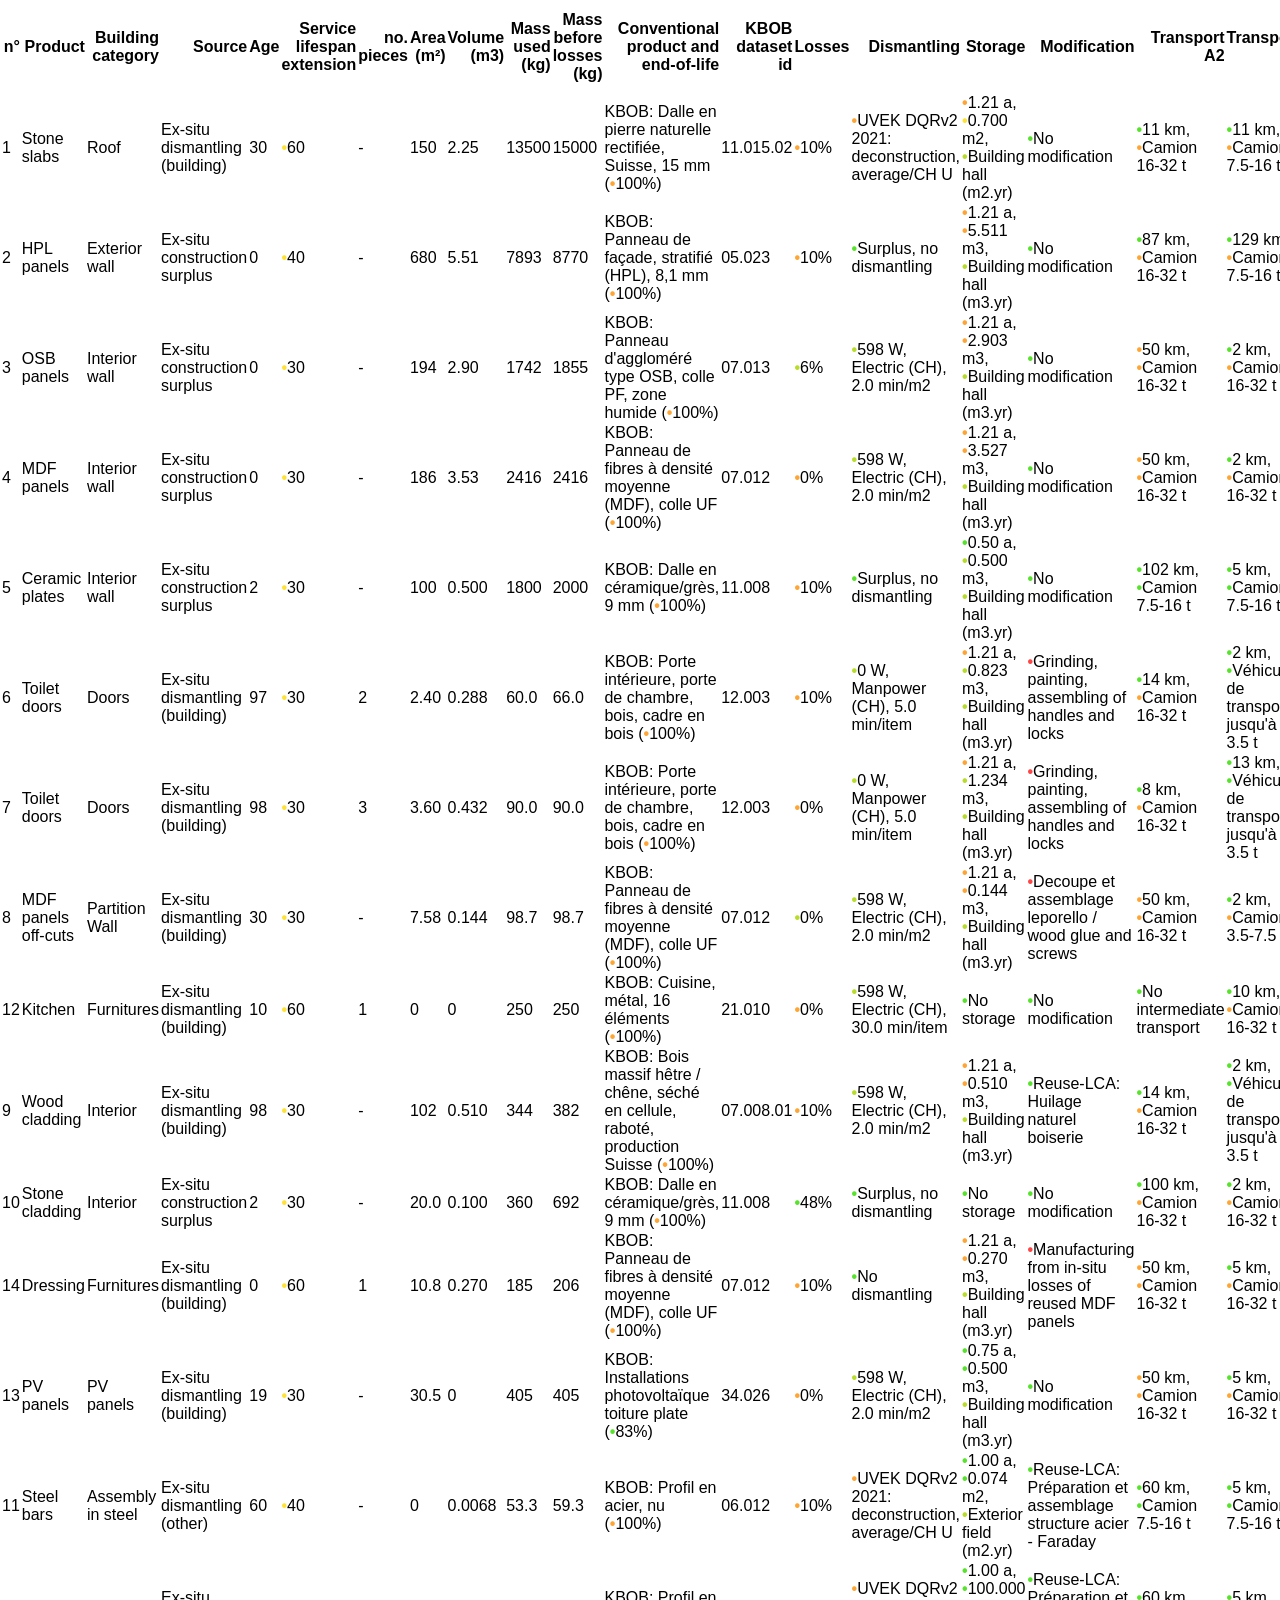
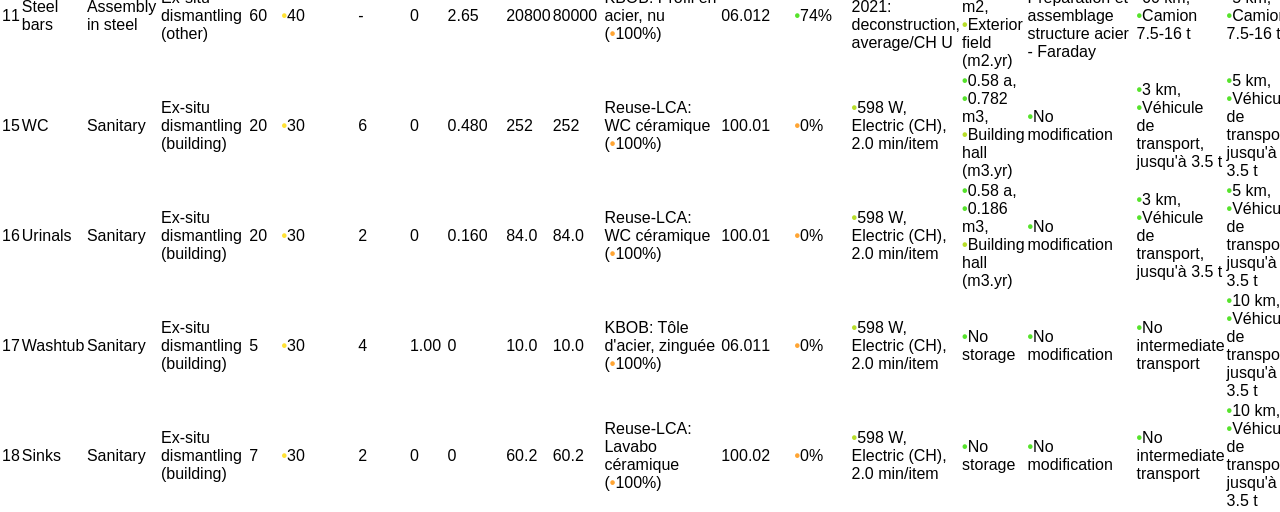
<file: html_tables/Faraday_cisbat_gwp_total.html>
<!DOCTYPE html>
<html lang="en">
<head>
    <meta charset="UTF-8">
    <link rel="stylesheet" href="../style.css" type="text/css">
    <link href="https://cdn.datatables.net/1.13.4/css/jquery.dataTables.min.css" rel="stylesheet"/>
    <link href="https://cdn.datatables.net/buttons/2.3.6/css/buttons.dataTables.min.css" rel="stylesheet"/>
    <link href="https://cdn.datatables.net/colreorder/1.6.2/css/colReorder.dataTables.min.css" rel="stylesheet"/>
    <link href="https://cdn.datatables.net/responsive/2.4.1/css/responsive.dataTables.min.css" rel="stylesheet"/>
</head>
<table class="display" id="myTable">
  <thead>
    <tr style="text-align: right;">
      <th>n°</th>
      <th>Product</th>
      <th>Building category</th>
      <th>Source</th>
      <th>Age</th>
      <th>Service lifespan extension</th>
      <th>no. pieces</th>
      <th>Area (m²)</th>
      <th>Volume (m3)</th>
      <th>Mass used (kg)</th>
      <th>Mass before losses (kg)</th>
      <th>Conventional product and end-of-life</th>
      <th>KBOB dataset id</th>
      <th>Losses</th>
      <th>Dismantling</th>
      <th>Storage</th>
      <th>Modification</th>
      <th>Transport A2</th>
      <th>Transport A4</th>
      <th>GWP: Dismantling (A1)</th>
      <th>GWP: Storage (A3)</th>
      <th>GWP: Modification (A3)</th>
      <th>GWP: Losses (A3)</th>
      <th>GWP: Transport (A2)</th>
      <th>GWP: Transport (A4)</th>
      <th>GWP: Total reuse (A1-A4)</th>
      <th>GWP: Conventional equivalent (A1-A4)</th>
      <th>GWP: Avoided, production</th>
      <th>GWP: Avoided, waste treatment</th>
      <th>GWP: Avoided, total</th>
      <th>GWP: difference in production (%)</th>
    </tr>
  </thead>
  <tbody>
    <tr>
      <td>1</td>
      <td>Stone slabs</td>
      <td>Roof</td>
      <td>Ex-situ dismantling (building)</td>
      <td>30</td>
      <td><span style="color: #ffe234;" class="data-rating-dot"><b>&bull;</b></span>60</td>
      <td>-</td>
      <td>150</td>
      <td>2.25</td>
      <td>13500</td>
      <td>15000</td>
      <td>KBOB: Dalle en pierre naturelle rectifiée, Suisse, 15 mm (<span style="color: #ffa534;" class="data-rating-dot"><b>&bull;</b></span>100%)</td>
      <td>11.015.02</td>
      <td><span style="color: #ffa534;" class="data-rating-dot"><b>&bull;</b></span>10%</td>
      <td><span style="color: #ffa534;" class="data-rating-dot"><b>&bull;</b></span>UVEK DQRv2 2021: deconstruction, average/CH U</td>
      <td><span style="color: #ffa534;" class="data-rating-dot"><b>&bull;</b></span>1.21 a, <span style="color: #ffe234;" class="data-rating-dot"><b>&bull;</b></span>0.700 m2, <span style="color: #b7dd29;" class="data-rating-dot"><b>&bull;</b></span>Building hall (m2.yr)</td>
      <td><span style="color: #57e32c;" class="data-rating-dot"><b>&bull;</b></span>No modification</td>
      <td><span style="color: #57e32c;" class="data-rating-dot"><b>&bull;</b></span>11 km, <span style="color: #ffa534;" class="data-rating-dot"><b>&bull;</b></span>Camion 16-32 t</td>
      <td><span style="color: #57e32c;" class="data-rating-dot"><b>&bull;</b></span>11 km, <span style="color: #ffa534;" class="data-rating-dot"><b>&bull;</b></span>Camion 7.5-16 t</td>
      <td>100</td>
      <td>2.52</td>
      <td>0</td>
      <td>8.65</td>
      <td>31.6</td>
      <td>33.8</td>
      <td>177</td>
      <td>2059</td>
      <td>-1792</td>
      <td>-77.9</td>
      <td>-1870</td>
      <td>-91%</td>
    </tr>
    <tr>
      <td>2</td>
      <td>HPL panels</td>
      <td>Exterior wall</td>
      <td>Ex-situ construction surplus</td>
      <td>0</td>
      <td><span style="color: #ffe234;" class="data-rating-dot"><b>&bull;</b></span>40</td>
      <td>-</td>
      <td>680</td>
      <td>5.51</td>
      <td>7893</td>
      <td>8770</td>
      <td>KBOB: Panneau de façade, stratifié (HPL), 8,1 mm (<span style="color: #ffa534;" class="data-rating-dot"><b>&bull;</b></span>100%)</td>
      <td>05.023</td>
      <td><span style="color: #ffa534;" class="data-rating-dot"><b>&bull;</b></span>10%</td>
      <td><span style="color: #57e32c;" class="data-rating-dot"><b>&bull;</b></span>Surplus, no dismantling</td>
      <td><span style="color: #ffa534;" class="data-rating-dot"><b>&bull;</b></span>1.21 a, <span style="color: #ffa534;" class="data-rating-dot"><b>&bull;</b></span>5.511 m3, <span style="color: #b7dd29;" class="data-rating-dot"><b>&bull;</b></span>Building hall (m3.yr)</td>
      <td><span style="color: #57e32c;" class="data-rating-dot"><b>&bull;</b></span>No modification</td>
      <td><span style="color: #57e32c;" class="data-rating-dot"><b>&bull;</b></span>87 km, <span style="color: #ffa534;" class="data-rating-dot"><b>&bull;</b></span>Camion 16-32 t</td>
      <td><span style="color: #57e32c;" class="data-rating-dot"><b>&bull;</b></span>129 km, <span style="color: #ffa534;" class="data-rating-dot"><b>&bull;</b></span>Camion 7.5-16 t</td>
      <td>0</td>
      <td>11.3</td>
      <td>0</td>
      <td>953</td>
      <td>140</td>
      <td>236</td>
      <td>1340</td>
      <td>22798</td>
      <td>-21622</td>
      <td>-8573</td>
      <td>-30195</td>
      <td>-94%</td>
    </tr>
    <tr>
      <td>3</td>
      <td>OSB panels</td>
      <td>Interior wall</td>
      <td>Ex-situ construction surplus</td>
      <td>0</td>
      <td><span style="color: #ffe234;" class="data-rating-dot"><b>&bull;</b></span>30</td>
      <td>-</td>
      <td>194</td>
      <td>2.90</td>
      <td>1742</td>
      <td>1855</td>
      <td>KBOB: Panneau d'aggloméré type OSB, colle PF, zone humide (<span style="color: #ffa534;" class="data-rating-dot"><b>&bull;</b></span>100%)</td>
      <td>07.013</td>
      <td><span style="color: #b7dd29;" class="data-rating-dot"><b>&bull;</b></span>6%</td>
      <td><span style="color: #b7dd29;" class="data-rating-dot"><b>&bull;</b></span>598 W, Electric (CH), 2.0 min/m2</td>
      <td><span style="color: #ffa534;" class="data-rating-dot"><b>&bull;</b></span>1.21 a, <span style="color: #ffa534;" class="data-rating-dot"><b>&bull;</b></span>2.903 m3, <span style="color: #b7dd29;" class="data-rating-dot"><b>&bull;</b></span>Building hall (m3.yr)</td>
      <td><span style="color: #57e32c;" class="data-rating-dot"><b>&bull;</b></span>No modification</td>
      <td><span style="color: #ffa534;" class="data-rating-dot"><b>&bull;</b></span>50 km, <span style="color: #ffa534;" class="data-rating-dot"><b>&bull;</b></span>Camion 16-32 t</td>
      <td><span style="color: #57e32c;" class="data-rating-dot"><b>&bull;</b></span>2 km, <span style="color: #ffa534;" class="data-rating-dot"><b>&bull;</b></span>Camion 16-32 t</td>
      <td>0.482</td>
      <td>5.97</td>
      <td>0</td>
      <td>9.02</td>
      <td>17.0</td>
      <td>0.638</td>
      <td>33.1</td>
      <td>861</td>
      <td>-812</td>
      <td>-139</td>
      <td>-952</td>
      <td>-96%</td>
    </tr>
    <tr>
      <td>4</td>
      <td>MDF panels</td>
      <td>Interior wall</td>
      <td>Ex-situ construction surplus</td>
      <td>0</td>
      <td><span style="color: #ffe234;" class="data-rating-dot"><b>&bull;</b></span>30</td>
      <td>-</td>
      <td>186</td>
      <td>3.53</td>
      <td>2416</td>
      <td>2416</td>
      <td>KBOB: Panneau de fibres à densité moyenne (MDF), colle UF (<span style="color: #ffa534;" class="data-rating-dot"><b>&bull;</b></span>100%)</td>
      <td>07.012</td>
      <td><span style="color: #ffa534;" class="data-rating-dot"><b>&bull;</b></span>0%</td>
      <td><span style="color: #b7dd29;" class="data-rating-dot"><b>&bull;</b></span>598 W, Electric (CH), 2.0 min/m2</td>
      <td><span style="color: #ffa534;" class="data-rating-dot"><b>&bull;</b></span>1.21 a, <span style="color: #ffa534;" class="data-rating-dot"><b>&bull;</b></span>3.527 m3, <span style="color: #b7dd29;" class="data-rating-dot"><b>&bull;</b></span>Building hall (m3.yr)</td>
      <td><span style="color: #57e32c;" class="data-rating-dot"><b>&bull;</b></span>No modification</td>
      <td><span style="color: #ffa534;" class="data-rating-dot"><b>&bull;</b></span>50 km, <span style="color: #ffa534;" class="data-rating-dot"><b>&bull;</b></span>Camion 16-32 t</td>
      <td><span style="color: #57e32c;" class="data-rating-dot"><b>&bull;</b></span>2 km, <span style="color: #ffa534;" class="data-rating-dot"><b>&bull;</b></span>Camion 16-32 t</td>
      <td>0.463</td>
      <td>7.26</td>
      <td>0</td>
      <td>0</td>
      <td>22.1</td>
      <td>0.884</td>
      <td>30.7</td>
      <td>2090</td>
      <td>-2038</td>
      <td>-242</td>
      <td>-2280</td>
      <td>-98%</td>
    </tr>
    <tr>
      <td>5</td>
      <td>Ceramic plates</td>
      <td>Interior wall</td>
      <td>Ex-situ construction surplus</td>
      <td>2</td>
      <td><span style="color: #ffe234;" class="data-rating-dot"><b>&bull;</b></span>30</td>
      <td>-</td>
      <td>100</td>
      <td>0.500</td>
      <td>1800</td>
      <td>2000</td>
      <td>KBOB: Dalle en céramique/grès, 9 mm (<span style="color: #ffa534;" class="data-rating-dot"><b>&bull;</b></span>100%)</td>
      <td>11.008</td>
      <td><span style="color: #ffa534;" class="data-rating-dot"><b>&bull;</b></span>10%</td>
      <td><span style="color: #57e32c;" class="data-rating-dot"><b>&bull;</b></span>Surplus, no dismantling</td>
      <td><span style="color: #57e32c;" class="data-rating-dot"><b>&bull;</b></span>0.50 a, <span style="color: #b7dd29;" class="data-rating-dot"><b>&bull;</b></span>0.500 m3, <span style="color: #b7dd29;" class="data-rating-dot"><b>&bull;</b></span>Building hall (m3.yr)</td>
      <td><span style="color: #57e32c;" class="data-rating-dot"><b>&bull;</b></span>No modification</td>
      <td><span style="color: #57e32c;" class="data-rating-dot"><b>&bull;</b></span>102 km, <span style="color: #57e32c;" class="data-rating-dot"><b>&bull;</b></span>Camion 7.5-16 t</td>
      <td><span style="color: #57e32c;" class="data-rating-dot"><b>&bull;</b></span>5 km, <span style="color: #57e32c;" class="data-rating-dot"><b>&bull;</b></span>Camion 7.5-16 t</td>
      <td>0</td>
      <td>0.425</td>
      <td>0</td>
      <td>46.1</td>
      <td>47.3</td>
      <td>2.09</td>
      <td>96.0</td>
      <td>1426</td>
      <td>-1316</td>
      <td>-415</td>
      <td>-1731</td>
      <td>-93%</td>
    </tr>
    <tr>
      <td>6</td>
      <td>Toilet doors</td>
      <td>Doors</td>
      <td>Ex-situ dismantling (building)</td>
      <td>97</td>
      <td><span style="color: #ffe234;" class="data-rating-dot"><b>&bull;</b></span>30</td>
      <td>2</td>
      <td>2.40</td>
      <td>0.288</td>
      <td>60.0</td>
      <td>66.0</td>
      <td>KBOB: Porte intérieure, porte de chambre, bois, cadre en bois (<span style="color: #ffa534;" class="data-rating-dot"><b>&bull;</b></span>100%)</td>
      <td>12.003</td>
      <td><span style="color: #ffa534;" class="data-rating-dot"><b>&bull;</b></span>10%</td>
      <td><span style="color: #b7dd29;" class="data-rating-dot"><b>&bull;</b></span>0 W, Manpower (CH), 5.0 min/item</td>
      <td><span style="color: #ffa534;" class="data-rating-dot"><b>&bull;</b></span>1.21 a, <span style="color: #b7dd29;" class="data-rating-dot"><b>&bull;</b></span>0.823 m3, <span style="color: #b7dd29;" class="data-rating-dot"><b>&bull;</b></span>Building hall (m3.yr)</td>
      <td><span style="color: #ff4545;" class="data-rating-dot"><b>&bull;</b></span>Grinding, painting, assembling of handles and locks</td>
      <td><span style="color: #57e32c;" class="data-rating-dot"><b>&bull;</b></span>14 km, <span style="color: #ffa534;" class="data-rating-dot"><b>&bull;</b></span>Camion 16-32 t</td>
      <td><span style="color: #57e32c;" class="data-rating-dot"><b>&bull;</b></span>2 km, <span style="color: #57e32c;" class="data-rating-dot"><b>&bull;</b></span>Véhicule de transport, jusqu'à 3.5 t</td>
      <td>0</td>
      <td>1.69</td>
      <td>0</td>
      <td>1.44</td>
      <td>0.169</td>
      <td>0.212</td>
      <td>3.51</td>
      <td>65.3</td>
      <td>-61.5</td>
      <td>-13.0</td>
      <td>-74.5</td>
      <td>-95%</td>
    </tr>
    <tr>
      <td>7</td>
      <td>Toilet doors</td>
      <td>Doors</td>
      <td>Ex-situ dismantling (building)</td>
      <td>98</td>
      <td><span style="color: #ffe234;" class="data-rating-dot"><b>&bull;</b></span>30</td>
      <td>3</td>
      <td>3.60</td>
      <td>0.432</td>
      <td>90.0</td>
      <td>90.0</td>
      <td>KBOB: Porte intérieure, porte de chambre, bois, cadre en bois (<span style="color: #ffa534;" class="data-rating-dot"><b>&bull;</b></span>100%)</td>
      <td>12.003</td>
      <td><span style="color: #ffa534;" class="data-rating-dot"><b>&bull;</b></span>0%</td>
      <td><span style="color: #b7dd29;" class="data-rating-dot"><b>&bull;</b></span>0 W, Manpower (CH), 5.0 min/item</td>
      <td><span style="color: #ffa534;" class="data-rating-dot"><b>&bull;</b></span>1.21 a, <span style="color: #b7dd29;" class="data-rating-dot"><b>&bull;</b></span>1.234 m3, <span style="color: #b7dd29;" class="data-rating-dot"><b>&bull;</b></span>Building hall (m3.yr)</td>
      <td><span style="color: #ff4545;" class="data-rating-dot"><b>&bull;</b></span>Grinding, painting, assembling of handles and locks</td>
      <td><span style="color: #57e32c;" class="data-rating-dot"><b>&bull;</b></span>8 km, <span style="color: #ffa534;" class="data-rating-dot"><b>&bull;</b></span>Camion 16-32 t</td>
      <td><span style="color: #57e32c;" class="data-rating-dot"><b>&bull;</b></span>13 km, <span style="color: #57e32c;" class="data-rating-dot"><b>&bull;</b></span>Véhicule de transport, jusqu'à 3.5 t</td>
      <td>0</td>
      <td>2.54</td>
      <td>0</td>
      <td>0</td>
      <td>0.132</td>
      <td>2.07</td>
      <td>4.74</td>
      <td>98.0</td>
      <td>-94.5</td>
      <td>-19.4</td>
      <td>-114</td>
      <td>-95%</td>
    </tr>
    <tr>
      <td>8</td>
      <td>MDF panels off-cuts</td>
      <td>Partition Wall</td>
      <td>Ex-situ dismantling (building)</td>
      <td>30</td>
      <td><span style="color: #ffe234;" class="data-rating-dot"><b>&bull;</b></span>30</td>
      <td>-</td>
      <td>7.58</td>
      <td>0.144</td>
      <td>98.7</td>
      <td>98.7</td>
      <td>KBOB: Panneau de fibres à densité moyenne (MDF), colle UF (<span style="color: #ffa534;" class="data-rating-dot"><b>&bull;</b></span>100%)</td>
      <td>07.012</td>
      <td><span style="color: #b7dd29;" class="data-rating-dot"><b>&bull;</b></span>0%</td>
      <td><span style="color: #b7dd29;" class="data-rating-dot"><b>&bull;</b></span>598 W, Electric (CH), 2.0 min/m2</td>
      <td><span style="color: #ffa534;" class="data-rating-dot"><b>&bull;</b></span>1.21 a, <span style="color: #ffa534;" class="data-rating-dot"><b>&bull;</b></span>0.144 m3, <span style="color: #b7dd29;" class="data-rating-dot"><b>&bull;</b></span>Building hall (m3.yr)</td>
      <td><span style="color: #ff4545;" class="data-rating-dot"><b>&bull;</b></span>Decoupe et assemblage leporello / wood glue and screws</td>
      <td><span style="color: #ffa534;" class="data-rating-dot"><b>&bull;</b></span>50 km, <span style="color: #ffa534;" class="data-rating-dot"><b>&bull;</b></span>Camion 16-32 t</td>
      <td><span style="color: #57e32c;" class="data-rating-dot"><b>&bull;</b></span>2 km, <span style="color: #ffa534;" class="data-rating-dot"><b>&bull;</b></span>Camion 3.5-7.5 t</td>
      <td>0.019</td>
      <td>0.296</td>
      <td>0</td>
      <td>0</td>
      <td>0.903</td>
      <td>0.109</td>
      <td>1.33</td>
      <td>85.4</td>
      <td>-83.3</td>
      <td>-9.87</td>
      <td>-93.2</td>
      <td>-98%</td>
    </tr>
    <tr>
      <td>12</td>
      <td>Kitchen</td>
      <td>Furnitures</td>
      <td>Ex-situ dismantling (building)</td>
      <td>10</td>
      <td><span style="color: #ffe234;" class="data-rating-dot"><b>&bull;</b></span>60</td>
      <td>1</td>
      <td>0</td>
      <td>0</td>
      <td>250</td>
      <td>250</td>
      <td>KBOB: Cuisine, métal, 16 éléments (<span style="color: #ffa534;" class="data-rating-dot"><b>&bull;</b></span>100%)</td>
      <td>21.010</td>
      <td><span style="color: #ffa534;" class="data-rating-dot"><b>&bull;</b></span>0%</td>
      <td><span style="color: #b7dd29;" class="data-rating-dot"><b>&bull;</b></span>598 W, Electric (CH), 30.0 min/item</td>
      <td><span style="color: #57e32c;" class="data-rating-dot"><b>&bull;</b></span>No storage</td>
      <td><span style="color: #57e32c;" class="data-rating-dot"><b>&bull;</b></span>No modification</td>
      <td><span style="color: #57e32c;" class="data-rating-dot"><b>&bull;</b></span>No intermediate transport</td>
      <td><span style="color: #57e32c;" class="data-rating-dot"><b>&bull;</b></span>10 km, <span style="color: #ffa534;" class="data-rating-dot"><b>&bull;</b></span>Camion 16-32 t</td>
      <td>0.037</td>
      <td>0</td>
      <td>0</td>
      <td>0</td>
      <td>0</td>
      <td>0.448</td>
      <td>0.486</td>
      <td>2722</td>
      <td>-2720</td>
      <td>-51.0</td>
      <td>-2771</td>
      <td>-100%</td>
    </tr>
    <tr>
      <td>9</td>
      <td>Wood cladding</td>
      <td>Interior</td>
      <td>Ex-situ dismantling (building)</td>
      <td>98</td>
      <td><span style="color: #ffe234;" class="data-rating-dot"><b>&bull;</b></span>30</td>
      <td>-</td>
      <td>102</td>
      <td>0.510</td>
      <td>344</td>
      <td>382</td>
      <td>KBOB: Bois massif hêtre / chêne, séché en cellule, raboté, production Suisse (<span style="color: #ffa534;" class="data-rating-dot"><b>&bull;</b></span>100%)</td>
      <td>07.008.01</td>
      <td><span style="color: #ffa534;" class="data-rating-dot"><b>&bull;</b></span>10%</td>
      <td><span style="color: #b7dd29;" class="data-rating-dot"><b>&bull;</b></span>598 W, Electric (CH), 2.0 min/m2</td>
      <td><span style="color: #ffa534;" class="data-rating-dot"><b>&bull;</b></span>1.21 a, <span style="color: #ffa534;" class="data-rating-dot"><b>&bull;</b></span>0.510 m3, <span style="color: #b7dd29;" class="data-rating-dot"><b>&bull;</b></span>Building hall (m3.yr)</td>
      <td><span style="color: #57e32c;" class="data-rating-dot"><b>&bull;</b></span>Reuse-LCA: Huilage naturel boiserie</td>
      <td><span style="color: #57e32c;" class="data-rating-dot"><b>&bull;</b></span>14 km, <span style="color: #ffa534;" class="data-rating-dot"><b>&bull;</b></span>Camion 16-32 t</td>
      <td><span style="color: #57e32c;" class="data-rating-dot"><b>&bull;</b></span>2 km, <span style="color: #57e32c;" class="data-rating-dot"><b>&bull;</b></span>Véhicule de transport, jusqu'à 3.5 t</td>
      <td>0.254</td>
      <td>1.05</td>
      <td>15.3</td>
      <td>1.50</td>
      <td>0.980</td>
      <td>1.22</td>
      <td>20.3</td>
      <td>32.0</td>
      <td>-9.76</td>
      <td>-13.5</td>
      <td>-23.3</td>
      <td>-36%</td>
    </tr>
    <tr>
      <td>10</td>
      <td>Stone cladding</td>
      <td>Interior</td>
      <td>Ex-situ construction surplus</td>
      <td>2</td>
      <td><span style="color: #ffe234;" class="data-rating-dot"><b>&bull;</b></span>30</td>
      <td>-</td>
      <td>20.0</td>
      <td>0.100</td>
      <td>360</td>
      <td>692</td>
      <td>KBOB: Dalle en céramique/grès, 9 mm (<span style="color: #ffa534;" class="data-rating-dot"><b>&bull;</b></span>100%)</td>
      <td>11.008</td>
      <td><span style="color: #57e32c;" class="data-rating-dot"><b>&bull;</b></span>48%</td>
      <td><span style="color: #57e32c;" class="data-rating-dot"><b>&bull;</b></span>Surplus, no dismantling</td>
      <td><span style="color: #57e32c;" class="data-rating-dot"><b>&bull;</b></span>No storage</td>
      <td><span style="color: #57e32c;" class="data-rating-dot"><b>&bull;</b></span>No modification</td>
      <td><span style="color: #57e32c;" class="data-rating-dot"><b>&bull;</b></span>100 km, <span style="color: #ffa534;" class="data-rating-dot"><b>&bull;</b></span>Camion 16-32 t</td>
      <td><span style="color: #57e32c;" class="data-rating-dot"><b>&bull;</b></span>2 km, <span style="color: #ffa534;" class="data-rating-dot"><b>&bull;</b></span>Camion 16-32 t</td>
      <td>0</td>
      <td>0</td>
      <td>0</td>
      <td>76.6</td>
      <td>12.7</td>
      <td>0.132</td>
      <td>89.4</td>
      <td>285</td>
      <td>-193</td>
      <td>-83.0</td>
      <td>-276</td>
      <td>-69%</td>
    </tr>
    <tr>
      <td>14</td>
      <td>Dressing</td>
      <td>Furnitures</td>
      <td>Ex-situ dismantling (building)</td>
      <td>0</td>
      <td><span style="color: #ffe234;" class="data-rating-dot"><b>&bull;</b></span>60</td>
      <td>1</td>
      <td>10.8</td>
      <td>0.270</td>
      <td>185</td>
      <td>206</td>
      <td>KBOB: Panneau de fibres à densité moyenne (MDF), colle UF (<span style="color: #ffa534;" class="data-rating-dot"><b>&bull;</b></span>100%)</td>
      <td>07.012</td>
      <td><span style="color: #ffa534;" class="data-rating-dot"><b>&bull;</b></span>10%</td>
      <td><span style="color: #57e32c;" class="data-rating-dot"><b>&bull;</b></span>No dismantling</td>
      <td><span style="color: #ffa534;" class="data-rating-dot"><b>&bull;</b></span>1.21 a, <span style="color: #ffa534;" class="data-rating-dot"><b>&bull;</b></span>0.270 m3, <span style="color: #b7dd29;" class="data-rating-dot"><b>&bull;</b></span>Building hall (m3.yr)</td>
      <td><span style="color: #ff4545;" class="data-rating-dot"><b>&bull;</b></span>Manufacturing from in-situ losses of reused MDF panels</td>
      <td><span style="color: #ffa534;" class="data-rating-dot"><b>&bull;</b></span>50 km, <span style="color: #ffa534;" class="data-rating-dot"><b>&bull;</b></span>Camion 16-32 t</td>
      <td><span style="color: #57e32c;" class="data-rating-dot"><b>&bull;</b></span>5 km, <span style="color: #ffa534;" class="data-rating-dot"><b>&bull;</b></span>Camion 16-32 t</td>
      <td>0</td>
      <td>0.555</td>
      <td>0</td>
      <td>2.06</td>
      <td>1.88</td>
      <td>0.169</td>
      <td>4.66</td>
      <td>160</td>
      <td>-154</td>
      <td>-18.5</td>
      <td>-172</td>
      <td>-97%</td>
    </tr>
    <tr>
      <td>13</td>
      <td>PV panels</td>
      <td>PV panels</td>
      <td>Ex-situ dismantling (building)</td>
      <td>19</td>
      <td><span style="color: #ffe234;" class="data-rating-dot"><b>&bull;</b></span>30</td>
      <td>-</td>
      <td>30.5</td>
      <td>0</td>
      <td>405</td>
      <td>405</td>
      <td>KBOB: Installations photovoltaïque toiture plate (<span style="color: #57e32c;" class="data-rating-dot"><b>&bull;</b></span>83%)</td>
      <td>34.026</td>
      <td><span style="color: #ffa534;" class="data-rating-dot"><b>&bull;</b></span>0%</td>
      <td><span style="color: #b7dd29;" class="data-rating-dot"><b>&bull;</b></span>598 W, Electric (CH), 2.0 min/m2</td>
      <td><span style="color: #57e32c;" class="data-rating-dot"><b>&bull;</b></span>0.75 a, <span style="color: #57e32c;" class="data-rating-dot"><b>&bull;</b></span>0.500 m3, <span style="color: #b7dd29;" class="data-rating-dot"><b>&bull;</b></span>Building hall (m3.yr)</td>
      <td><span style="color: #57e32c;" class="data-rating-dot"><b>&bull;</b></span>No modification</td>
      <td><span style="color: #ffa534;" class="data-rating-dot"><b>&bull;</b></span>50 km, <span style="color: #ffa534;" class="data-rating-dot"><b>&bull;</b></span>Camion 16-32 t</td>
      <td><span style="color: #57e32c;" class="data-rating-dot"><b>&bull;</b></span>5 km, <span style="color: #ffa534;" class="data-rating-dot"><b>&bull;</b></span>Camion 16-32 t</td>
      <td>0.076</td>
      <td>0.638</td>
      <td>0</td>
      <td>0</td>
      <td>3.71</td>
      <td>0.371</td>
      <td>4.79</td>
      <td>3836</td>
      <td>-3176</td>
      <td>0</td>
      <td>-3176</td>
      <td>-100%</td>
    </tr>
    <tr>
      <td>11</td>
      <td>Steel bars</td>
      <td>Assembly in steel</td>
      <td>Ex-situ dismantling (other)</td>
      <td>60</td>
      <td><span style="color: #ffe234;" class="data-rating-dot"><b>&bull;</b></span>40</td>
      <td>-</td>
      <td>0</td>
      <td>0.0068</td>
      <td>53.3</td>
      <td>59.3</td>
      <td>KBOB: Profil en acier, nu (<span style="color: #ffa534;" class="data-rating-dot"><b>&bull;</b></span>100%)</td>
      <td>06.012</td>
      <td><span style="color: #ffa534;" class="data-rating-dot"><b>&bull;</b></span>10%</td>
      <td><span style="color: #ffa534;" class="data-rating-dot"><b>&bull;</b></span>UVEK DQRv2 2021: deconstruction, average/CH U</td>
      <td><span style="color: #57e32c;" class="data-rating-dot"><b>&bull;</b></span>1.00 a, <span style="color: #57e32c;" class="data-rating-dot"><b>&bull;</b></span>0.074 m2, <span style="color: #b7dd29;" class="data-rating-dot"><b>&bull;</b></span>Exterior field (m2.yr)</td>
      <td><span style="color: #57e32c;" class="data-rating-dot"><b>&bull;</b></span>Reuse-LCA: Préparation et assemblage structure acier - Faraday</td>
      <td><span style="color: #57e32c;" class="data-rating-dot"><b>&bull;</b></span>60 km, <span style="color: #57e32c;" class="data-rating-dot"><b>&bull;</b></span>Camion 7.5-16 t</td>
      <td><span style="color: #57e32c;" class="data-rating-dot"><b>&bull;</b></span>5 km, <span style="color: #57e32c;" class="data-rating-dot"><b>&bull;</b></span>Camion 7.5-16 t</td>
      <td>0.396</td>
      <td>0</td>
      <td>9.28</td>
      <td>0.041</td>
      <td>0.825</td>
      <td>0.062</td>
      <td>10.6</td>
      <td>39.5</td>
      <td>-28.4</td>
      <td>-0.373</td>
      <td>-28.8</td>
      <td>-73%</td>
    </tr>
    <tr>
      <td>11</td>
      <td>Steel bars</td>
      <td>Assembly in steel</td>
      <td>Ex-situ dismantling (other)</td>
      <td>60</td>
      <td><span style="color: #ffe234;" class="data-rating-dot"><b>&bull;</b></span>40</td>
      <td>-</td>
      <td>0</td>
      <td>2.65</td>
      <td>20800</td>
      <td>80000</td>
      <td>KBOB: Profil en acier, nu (<span style="color: #ffa534;" class="data-rating-dot"><b>&bull;</b></span>100%)</td>
      <td>06.012</td>
      <td><span style="color: #57e32c;" class="data-rating-dot"><b>&bull;</b></span>74%</td>
      <td><span style="color: #ffa534;" class="data-rating-dot"><b>&bull;</b></span>UVEK DQRv2 2021: deconstruction, average/CH U</td>
      <td><span style="color: #57e32c;" class="data-rating-dot"><b>&bull;</b></span>1.00 a, <span style="color: #57e32c;" class="data-rating-dot"><b>&bull;</b></span>100.000 m2, <span style="color: #b7dd29;" class="data-rating-dot"><b>&bull;</b></span>Exterior field (m2.yr)</td>
      <td><span style="color: #57e32c;" class="data-rating-dot"><b>&bull;</b></span>Reuse-LCA: Préparation et assemblage structure acier - Faraday</td>
      <td><span style="color: #57e32c;" class="data-rating-dot"><b>&bull;</b></span>60 km, <span style="color: #57e32c;" class="data-rating-dot"><b>&bull;</b></span>Camion 7.5-16 t</td>
      <td><span style="color: #57e32c;" class="data-rating-dot"><b>&bull;</b></span>5 km, <span style="color: #57e32c;" class="data-rating-dot"><b>&bull;</b></span>Camion 7.5-16 t</td>
      <td>535</td>
      <td>0</td>
      <td>3619</td>
      <td>414</td>
      <td>1114</td>
      <td>24.1</td>
      <td>5706</td>
      <td>15395</td>
      <td>-9523</td>
      <td>-145</td>
      <td>-9668</td>
      <td>-63%</td>
    </tr>
    <tr>
      <td>15</td>
      <td>WC</td>
      <td>Sanitary</td>
      <td>Ex-situ dismantling (building)</td>
      <td>20</td>
      <td><span style="color: #ffe234;" class="data-rating-dot"><b>&bull;</b></span>30</td>
      <td>6</td>
      <td>0</td>
      <td>0.480</td>
      <td>252</td>
      <td>252</td>
      <td>Reuse-LCA: WC céramique (<span style="color: #ffa534;" class="data-rating-dot"><b>&bull;</b></span>100%)</td>
      <td>100.01</td>
      <td><span style="color: #ffa534;" class="data-rating-dot"><b>&bull;</b></span>0%</td>
      <td><span style="color: #b7dd29;" class="data-rating-dot"><b>&bull;</b></span>598 W, Electric (CH), 2.0 min/item</td>
      <td><span style="color: #57e32c;" class="data-rating-dot"><b>&bull;</b></span>0.58 a, <span style="color: #57e32c;" class="data-rating-dot"><b>&bull;</b></span>0.782 m3, <span style="color: #b7dd29;" class="data-rating-dot"><b>&bull;</b></span>Building hall (m3.yr)</td>
      <td><span style="color: #57e32c;" class="data-rating-dot"><b>&bull;</b></span>No modification</td>
      <td><span style="color: #57e32c;" class="data-rating-dot"><b>&bull;</b></span>3 km, <span style="color: #57e32c;" class="data-rating-dot"><b>&bull;</b></span>Véhicule de transport, jusqu'à 3.5 t</td>
      <td><span style="color: #57e32c;" class="data-rating-dot"><b>&bull;</b></span>5 km, <span style="color: #57e32c;" class="data-rating-dot"><b>&bull;</b></span>Véhicule de transport, jusqu'à 3.5 t</td>
      <td>0.015</td>
      <td>0.771</td>
      <td>0</td>
      <td>0</td>
      <td>1.65</td>
      <td>2.23</td>
      <td>4.67</td>
      <td>620</td>
      <td>-616</td>
      <td>-3.51</td>
      <td>-619</td>
      <td>-99%</td>
    </tr>
    <tr>
      <td>16</td>
      <td>Urinals</td>
      <td>Sanitary</td>
      <td>Ex-situ dismantling (building)</td>
      <td>20</td>
      <td><span style="color: #ffe234;" class="data-rating-dot"><b>&bull;</b></span>30</td>
      <td>2</td>
      <td>0</td>
      <td>0.160</td>
      <td>84.0</td>
      <td>84.0</td>
      <td>Reuse-LCA: WC céramique (<span style="color: #ffa534;" class="data-rating-dot"><b>&bull;</b></span>100%)</td>
      <td>100.01</td>
      <td><span style="color: #ffa534;" class="data-rating-dot"><b>&bull;</b></span>0%</td>
      <td><span style="color: #b7dd29;" class="data-rating-dot"><b>&bull;</b></span>598 W, Electric (CH), 2.0 min/item</td>
      <td><span style="color: #57e32c;" class="data-rating-dot"><b>&bull;</b></span>0.58 a, <span style="color: #57e32c;" class="data-rating-dot"><b>&bull;</b></span>0.186 m3, <span style="color: #b7dd29;" class="data-rating-dot"><b>&bull;</b></span>Building hall (m3.yr)</td>
      <td><span style="color: #57e32c;" class="data-rating-dot"><b>&bull;</b></span>No modification</td>
      <td><span style="color: #57e32c;" class="data-rating-dot"><b>&bull;</b></span>3 km, <span style="color: #57e32c;" class="data-rating-dot"><b>&bull;</b></span>Véhicule de transport, jusqu'à 3.5 t</td>
      <td><span style="color: #57e32c;" class="data-rating-dot"><b>&bull;</b></span>5 km, <span style="color: #57e32c;" class="data-rating-dot"><b>&bull;</b></span>Véhicule de transport, jusqu'à 3.5 t</td>
      <td>0.0050</td>
      <td>0.183</td>
      <td>0</td>
      <td>0</td>
      <td>0.550</td>
      <td>0.743</td>
      <td>1.48</td>
      <td>207</td>
      <td>-205</td>
      <td>-1.17</td>
      <td>-206</td>
      <td>-99%</td>
    </tr>
    <tr>
      <td>17</td>
      <td>Washtub</td>
      <td>Sanitary</td>
      <td>Ex-situ dismantling (building)</td>
      <td>5</td>
      <td><span style="color: #ffe234;" class="data-rating-dot"><b>&bull;</b></span>30</td>
      <td>4</td>
      <td>1.00</td>
      <td>0</td>
      <td>10.0</td>
      <td>10.0</td>
      <td>KBOB: Tôle d'acier, zinguée (<span style="color: #ffa534;" class="data-rating-dot"><b>&bull;</b></span>100%)</td>
      <td>06.011</td>
      <td><span style="color: #ffa534;" class="data-rating-dot"><b>&bull;</b></span>0%</td>
      <td><span style="color: #b7dd29;" class="data-rating-dot"><b>&bull;</b></span>598 W, Electric (CH), 2.0 min/item</td>
      <td><span style="color: #57e32c;" class="data-rating-dot"><b>&bull;</b></span>No storage</td>
      <td><span style="color: #57e32c;" class="data-rating-dot"><b>&bull;</b></span>No modification</td>
      <td><span style="color: #57e32c;" class="data-rating-dot"><b>&bull;</b></span>No intermediate transport</td>
      <td><span style="color: #57e32c;" class="data-rating-dot"><b>&bull;</b></span>10 km, <span style="color: #57e32c;" class="data-rating-dot"><b>&bull;</b></span>Véhicule de transport, jusqu'à 3.5 t</td>
      <td>0.0025</td>
      <td>0</td>
      <td>0</td>
      <td>0</td>
      <td>0</td>
      <td>0.173</td>
      <td>0.176</td>
      <td>45.0</td>
      <td>-44.9</td>
      <td>-0.070</td>
      <td>-45.0</td>
      <td>-100%</td>
    </tr>
    <tr>
      <td>18</td>
      <td>Sinks</td>
      <td>Sanitary</td>
      <td>Ex-situ dismantling (building)</td>
      <td>7</td>
      <td><span style="color: #ffe234;" class="data-rating-dot"><b>&bull;</b></span>30</td>
      <td>2</td>
      <td>0</td>
      <td>0</td>
      <td>60.2</td>
      <td>60.2</td>
      <td>Reuse-LCA: Lavabo céramique (<span style="color: #ffa534;" class="data-rating-dot"><b>&bull;</b></span>100%)</td>
      <td>100.02</td>
      <td><span style="color: #ffa534;" class="data-rating-dot"><b>&bull;</b></span>0%</td>
      <td><span style="color: #b7dd29;" class="data-rating-dot"><b>&bull;</b></span>598 W, Electric (CH), 2.0 min/item</td>
      <td><span style="color: #57e32c;" class="data-rating-dot"><b>&bull;</b></span>No storage</td>
      <td><span style="color: #57e32c;" class="data-rating-dot"><b>&bull;</b></span>No modification</td>
      <td><span style="color: #57e32c;" class="data-rating-dot"><b>&bull;</b></span>No intermediate transport</td>
      <td><span style="color: #57e32c;" class="data-rating-dot"><b>&bull;</b></span>10 km, <span style="color: #57e32c;" class="data-rating-dot"><b>&bull;</b></span>Véhicule de transport, jusqu'à 3.5 t</td>
      <td>0.0050</td>
      <td>0</td>
      <td>0</td>
      <td>0</td>
      <td>0</td>
      <td>1.04</td>
      <td>1.05</td>
      <td>141</td>
      <td>-141</td>
      <td>-0.808</td>
      <td>-142</td>
      <td>-99%</td>
    </tr>
  </tbody>
</table>
<script src="https://code.jquery.com/jquery-3.6.0.min.js"></script>
<script src="https://cdn.datatables.net/1.13.4/css/jquery.dataTables.min.css"></script>
<script src="https://cdn.datatables.net/buttons/2.3.6/css/buttons.dataTables.min.css"></script>
<script src="https://cdn.datatables.net/1.13.4/js/jquery.dataTables.min.js"></script>
<script src="https://cdn.datatables.net/buttons/2.3.6/js/dataTables.buttons.min.js"></script>
<script src="https://cdn.datatables.net/buttons/2.3.6/js/buttons.colVis.min.js"></script>
<script src="https://cdn.datatables.net/buttons/2.3.6/js/buttons.html5.min.js"></script>
<script src="https://cdn.datatables.net/colreorder/1.6.2/js/dataTables.colReorder.min.js"></script>
<script src="https://cdn.datatables.net/responsive/2.4.1/js/dataTables.responsive.min.js"></script>
<script>
    $(document).ready(function() {
      $('#myTable').DataTable({
    // DataTables configuration options
        responsive: true,
        scrollY: '500px',
        "autoWidth": true,
        // fixedColumns: {
        // left: 2
        // },
        // scrollX: true,
        // scrollCollapse: true,
        dom: 'Bfrtip',
        buttons: [
                {
                  attr: {
                    class: 'info-button'
                  },
                  extend: 'colvis',
                  collectionLayout: 'fixed columns',
                  collectionTitle: 'Column visibility control',
                  text: '&#128269; Column visibility'
                },
                {
                  attr: {
                    class: 'info-button'
                  },
                extend: 'colvisGroup',
                text: '&#128269; Show all',
                show: ':hidden'
                },
            {
                  attr: {
                    class: 'info-button'
                  },
                extend: 'colvisGroup',
                text: '&#128269; Supply-chain',
                show: [0,1,3,9,11,12,13,14,15,16,17,18],
                hide: [2,4,5,6,7,8,10,19,20,21,22,23,24,25,26,27,28,29,30]
            },
            {
                  attr: {
                    class: 'info-button'
                  },
                extend: 'colvisGroup',
                text: "&#128269; Product's GHG emissions",
                show: [0,1,3,9,11,13,19,20,21,22,23,24,25,29,30],
                hide: [2,4,5,6,7,8,10,12,14,15,16,17,26,27,28]
            },
            {
                  attr: {
                    class: 'info-button'
                  },
                extend: 'colvisGroup',
                text: '&#128269; Avoided GHG emissions',
                show: [0,1,3,5,9,11,13,25,26,27,28,29,30],
                hide: [2,4,6,7,9,11,13,14,15,16,17,18,19,20,21,22,23,29]
            },
            {
                  attr: {
                    class: 'info-button'
                  },
                extend: 'copy',
              text:'&#128203; Copy'
            },
            {
                  attr: {
                    class: 'info-button'
                  },
                extend: 'csv',
                text: '&#128229; Download CSV',
            },
            ]
      });
    });
</script>
</file>
<file: style.css>
* {
  box-sizing: border-box;
  margin: 0;
  padding: 0;
  font-family: sans-serif;
}
header {
    background-color: #ffffff;
    color: #FFFFFF;
    padding-top: 10px;
    padding-bottom: 6px;
    padding-right: 30px;
    padding-left: 30px;
    text-align: center;
}
section {
    padding: 30px;
    padding-top: 5px;
    padding-bottom: 5px;
    /*margin-right: 100px;*/
}

 /* Description section styles */
.description {
    display: grid;
    /*grid-template-columns: repeat(2, minmax(300px, 1fr));*/
    grid-template-columns: 33% 66%;
    gap: 100px;
    margin-bottom: 1rem;
    margin-right: 100px;
}

body    {background-color: #ffffff;
    font-family: sans-serif;}
h1  {font-family: sans-serif;
    color: #17506e;
    margin-top: 0.66em;
    margin-bottom: 1em;
    text-align: center;}
h2  {font-family: sans-serif;
    color: #3e596c ;
    margin-bottom: 20px;}
h3  {font-family: sans-serif;
    color: #3e596c ;}
p   {font-family: sans-serif;
    color: #3e596c ;
    font-size: 16px;
    margin-bottom: 10px;}
/*img {max-width: 100%;*/
/*    height: auto;}*/
button, dt-buttons div.dt-buttons .dt-button{
    background-color: #d8d8e3;
    border: none;
    padding: 9px 19px;
    color: #191970;
    text-align: center;
    text-decoration: none;
    display: inline-block;
    font-size: 14px;
    margin: 2px 2px;
    cursor: pointer;
    border-radius: 5px;}

.custom-select, .info-button {
    background-color: #ffffff;
    border: 2px solid #d8d8e3;
    color: #191970;
    font-size: 14px;
    padding: 7px 17px;
    text-align: center;
    text-decoration: none;
    margin: 2px 2px;
    cursor: pointer;
    border-radius: 5px;
}


/* Style for the active button */
.active {
    background-color: #191970;
    border: 2px solid #b0acac;
    color: white;
}
dt-buttons div.dt-buttons .dt-button:hover {
    border:none!important;
}

button:hover, div.dataTables_wrapper.div.dt-buttons div.dt-buttons .dt-button:hover {
    background-color: #6e6e9b!important;
    color: white;
}

button.dt-button:focus:not(.disabled){
    background: none!important;
    background-color: #d8d8e3!important;
    border: none!important;
}

/* Footer styles */
footer {
  background-color: #1E1E1E;
  color: #FFFFFF;
  padding: 10px;
    text-align: center;}

footer p {
    font-size: 14px;
    margin-bottom: 5px;
    color: #FFFFFF;
}

footer a {color: #FFFFFF;}

nav {
    display: flex;
    justify-content: space-between;
    align-items: center;
    padding-left: 1rem;
    padding-right: 1rem;
    padding-top: 0.5rem;
    padding-bottom: 0.5rem;
    background-color: #ffffff;
    color: #ffffff;
    border: 1px solid #e9edf1;
    border-radius: 10px;
}

ul {
  display: flex;
  list-style: none;
  margin: 0;
  padding: 0;
}

li {
  margin-left: 1rem;
}

li:first-child {
  margin-left: 0;
}

nav li {
  list-style: none;
  text-align: center;
}

nav a {
    display: block;
    padding: 1rem;
    text-decoration: none;
    color: #606060;
}

.nav-active {
    display: block;
    padding: 1rem;
    text-decoration: none;
    color: #1E1E1E;
    text-decoration: underline;
    text-decoration-color: #c4ced5;
    text-decoration-thickness: 0.033em;
    text-underline-offset: 0.33em;
}

nav a:hover {
    background-color: #dadfec;
    color: #1E1E1E;
    background: None;
    /*border: 1px solid #e9edf1;*/
    /*border-radius: 10px;*/
    text-decoration: underline;
    text-decoration-color: #c4ced5;
    text-decoration-thickness: 0.033em;
    text-underline-offset: 0.33em;
}

.dropdown-menu, .select-selected {
    display: none;
    position: absolute;
    z-index: 1;
    down: 10px;
    /*left: 0;*/
    /*min-width: 200px;*/
    background-color: #4f718d;
    /*box-shadow: 0 2px 4px rgba(0, 0, 0, 0.2);*/
}

.dropdown:hover .dropdown-menu {
    display: block;
    background-color: #ecf2ff;
}

.card {
    background-color: white;
    border-radius: 10px;
    box-shadow: 0 4px 6px rgba(0, 0, 0, 0.1);
    overflow: hidden;
    display: flex;
    flex-direction: column;
    margin-bottom: 20px;
    margin-top:0px;
}

.card-content {
    padding: 20px;
}

.card-content h2 {
    font-size: 20px !important;
    font-weight: bold;
    margin-bottom: 20px;
    margin-top:0px !important;
    color: #3e596c ;
}

.card-content p {
    font-size: 15px;
    /*margin-bottom: 0;*/
    text-align: justify;

}

.card-footer {
    background-color: #f4f4f4;
    font-size: 12px;
    padding: 10px;
    display: flex;
    justify-content: space-between;
    align-items: center;
    /*width: fit-content;*/
}

.card-footer span {
    flex-grow: 1;
    text-align: left;
    color: #999 !important;
}

.link {
    display: inline-flex;
    align-items: center;
    margin-left: auto;
    text-decoration: none!important;
    font-size: 14px;
}

.key-numbers {
  display: grid;
  grid-template-columns: repeat(5, 1fr);
  gap: 15px;
  margin-top: 20px;
}

.key-numbers h3 {
    font-size: 1rem;
    color: #3e596c ;
    margin: 0;
    flex: 1;
}

.key-numbers p {
    margin: 0;
    font-size: 1.33rem;
    color: #0083c7;
    font-weight: bold;
    display: inline-block;
}

.key-numbers span {
    color: #737475;
    font-size: 1rem;
    margin-left: 0.5rem;
    display: inline-block;

}

div.dataTables_wrapper table.dataTable {
    width: 100%;
    font-size: 14px; /* Adjust the font size as desired */
  /*margin: 0;*/
  /*table-layout: fixed;*/
  /*word-wrap:break-word;*/
    }

/*.table-container table {*/
/*        width: 100%;*/
/*        font-size: 8px; !* Adjust the font size as desired *!*/
/*    }*/

/*div.iframe.dataTables_wrapper.dataTable.table {*/
/*        width: 100%;*/
/*        font-size: 8px; !* Adjust the font size as desired *!*/
/*    }*/

#columnVisibilityControls {
      margin-top: 10px;
    }

.dataTables_wrapper table.dataTable tbody tr:nth-child(even) {
  background-color: #f9f9f9; /* Light grey */
}

.dataTables_wrapper table.dataTable tbody tr:nth-child(odd) {
  background-color: #ffffff; /* White */
}

.data-rating-dot {
  /*font-size: 16px;*/
  font-weight: bold;
}

.custom-dialog {
      position: fixed;
      left: 50%;
      top: 50%;
      transform: translate(-50%, -50%);
      background-color: #fff;
      border: 1px solid #ccc;
      padding: 20px;
      box-shadow: 0 0 10px rgba(0, 0, 0, 0.2);
      z-index: 9999;
    }

.github-button {
    display: block;
    margin-left: auto;
    margin-right: auto;
}

.logo-container {
  text-align: center;
  display: flex;
  justify-content: center;
  align-items: center;
  /*height: 100vh;*/
}
</file>
